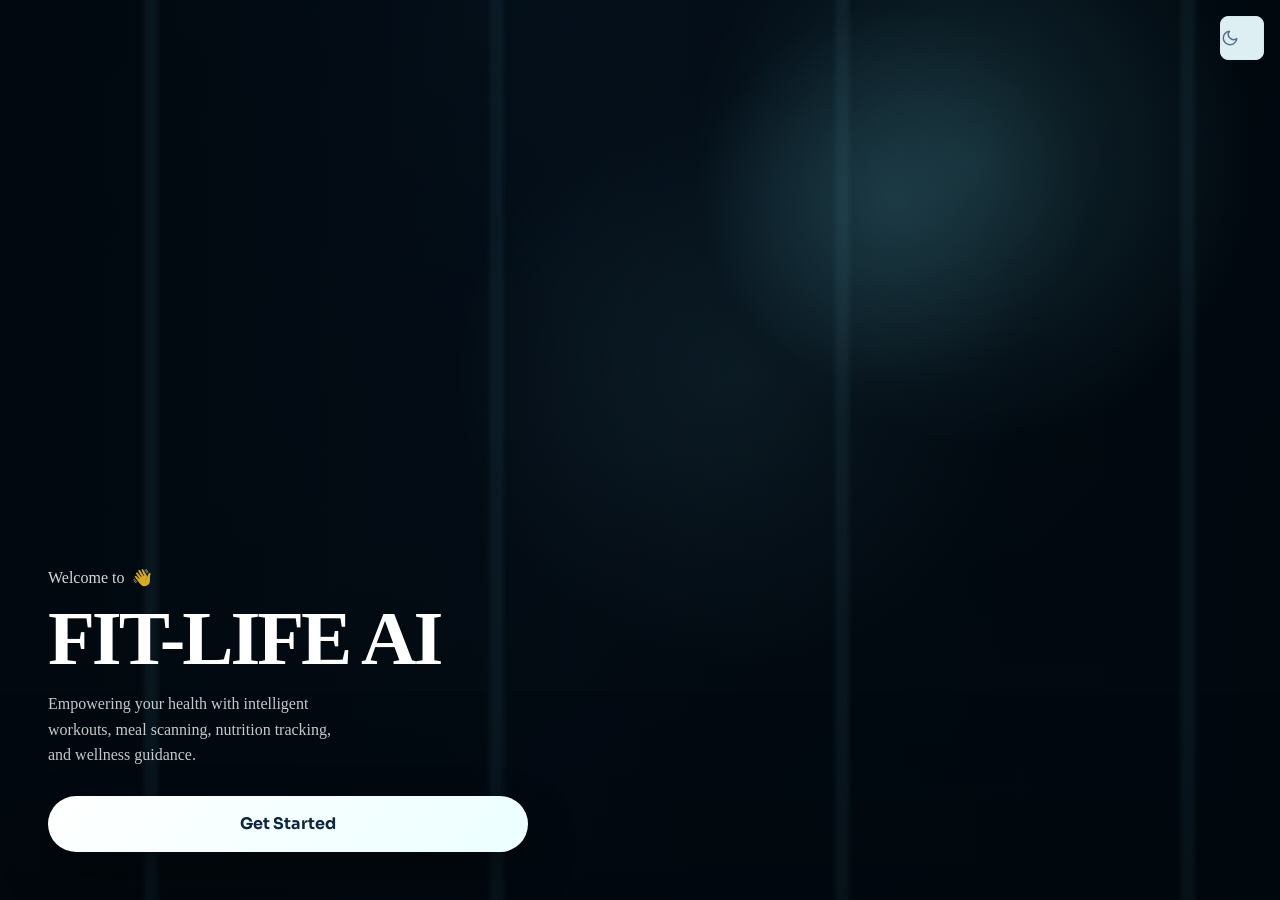
<file: index.html>
<!DOCTYPE html>
<html lang="en">
<head>
  <meta charset="UTF-8">
  <meta name="viewport" content="width=device-width, initial-scale=1.0">
  <meta name="description" content="FIT-LIFE AI - a mobile-first fitness companion with smart workouts, meal tracking, and personalized wellness guidance.">
  <title>FIT-LIFE AI</title>

  <link rel="stylesheet" href="css/main.css">
  <link rel="stylesheet" href="css/components.css">
  <link rel="stylesheet" href="css/forms.css">
  <link rel="stylesheet" href="css/auth.css">
  <link rel="stylesheet" href="css/onboarding.css">
  <link rel="stylesheet" href="css/animations.css">
  <link rel="stylesheet" href="css/dark-mode.css">
</head>
<body class="welcome-page">
  <div class="auth-sheet-backdrop" id="auth-sheet-backdrop"></div>

  <main class="welcome-shell" id="welcome-shell">
    <div class="auth-theme-toggle">
      <button id="theme-toggle" class="btn-icon" data-tooltip="Dark Mode" aria-label="Toggle theme">
        <svg width="18" height="18" viewBox="0 0 24 24" fill="none" stroke="currentColor" stroke-width="2" stroke-linecap="round" stroke-linejoin="round"><path d="M21 12.79A9 9 0 1 1 11.21 3 7 7 0 0 0 21 12.79z"/></svg>
      </button>
    </div>

    <section class="welcome-hero" aria-label="Welcome to FIT-LIFE AI">
      <div class="welcome-copy animate-fade-in-up">
        <div class="welcome-kicker">
          <span>Welcome to</span>
          <span aria-hidden="true">👋</span>
        </div>
        <h1 class="welcome-title">FIT-LIFE AI</h1>
        <p class="welcome-subtitle">Empowering your health with intelligent workouts, meal scanning, nutrition tracking, and wellness guidance.</p>
        <button type="button" id="open-login" class="btn welcome-cta">Get Started</button>
        <button type="button" id="welcome-logout" class="btn welcome-secondary-cta onboarding-hidden">Log Out</button>
      </div>
    </section>

    <section class="auth-entry-sheet" id="auth-entry-sheet" aria-label="Login">
      <div class="auth-entry-card">
        <div class="auth-entry-inner">
          <div class="auth-entry-handle"></div>
          <div class="auth-sheet-logo">
            <div class="auth-logo-icon" aria-hidden="true"></div>
            <span class="auth-logo-text">FIT-LIFE AI</span>
          </div>

          <div class="auth-entry-header">
            <div>
              <h2 class="auth-entry-title">Welcome Back</h2>
              <p class="auth-entry-subtitle">Sign in to continue your workouts, nutrition tracking, and progress.</p>
            </div>
            <button type="button" id="close-login" class="auth-sheet-close" aria-label="Close login">
              <svg width="18" height="18" viewBox="0 0 24 24" fill="none" stroke="currentColor" stroke-width="2" stroke-linecap="round" stroke-linejoin="round"><line x1="18" y1="6" x2="6" y2="18"/><line x1="6" y1="6" x2="18" y2="18"/></svg>
            </button>
          </div>

          <form id="login-form" class="auth-form auth-sheet-form" novalidate>
            <div class="form-group">
              <label class="form-label" for="login-email">Email Address</label>
              <div class="input-icon-wrap">
                <input type="email" id="login-email" class="form-input" placeholder="you@example.com" autocomplete="email" required>
                <span class="input-icon">
                  <svg width="18" height="18" viewBox="0 0 24 24" fill="none" stroke="currentColor" stroke-width="2" stroke-linecap="round" stroke-linejoin="round"><rect x="2" y="4" width="20" height="16" rx="2"/><path d="m22 7-8.97 5.7a1.94 1.94 0 0 1-2.06 0L2 7"/></svg>
                </span>
              </div>
              <span id="login-email-error" class="form-error"></span>
            </div>

            <div class="form-group">
              <label class="form-label" for="login-password">Password</label>
              <div class="input-icon-wrap input-toggle-wrap">
                <input type="password" id="login-password" class="form-input" placeholder="Enter your password" autocomplete="current-password" required style="padding-left: 44px;">
                <span class="input-icon">
                  <svg width="18" height="18" viewBox="0 0 24 24" fill="none" stroke="currentColor" stroke-width="2" stroke-linecap="round" stroke-linejoin="round"><rect x="3" y="11" width="18" height="11" rx="2" ry="2"/><path d="M7 11V7a5 5 0 0 1 10 0v4"/></svg>
                </span>
                <button type="button" id="toggle-login-password" class="password-toggle" aria-label="Toggle password visibility">
                  <svg width="18" height="18" viewBox="0 0 24 24" fill="none" stroke="currentColor" stroke-width="2" stroke-linecap="round" stroke-linejoin="round"><path d="M1 12s4-8 11-8 11 8 11 8-4 8-11 8-11-8-11-8z"/><circle cx="12" cy="12" r="3"/></svg>
                </button>
              </div>
              <span id="login-password-error" class="form-error"></span>
            </div>

            <div class="auth-options">
              <label class="checkbox-wrap" for="remember-me">
                <input type="checkbox" id="remember-me">
                <span class="checkmark"></span>
                <span style="font-size: 0.85rem; color: rgba(255,255,255,0.72);">Remember me</span>
              </label>
            </div>

            <button type="submit" id="login-btn" class="btn btn-primary auth-submit">Sign In</button>

            <div id="login-error-msg" class="form-error text-center" style="margin-bottom: 16px;"></div>
          </form>

          <div class="auth-footer">
            Don't have an account? <a class="auth-sheet-link" href="register.html">Create one</a>
          </div>
        </div>
      </div>
    </section>
  </main>

  <script src="js/config.js"></script>
  <script src="js/utils.js"></script>
  <script src="js/toast.js"></script>
  <script src="js/api.js"></script>
  <script src="js/dark-mode.js"></script>
  <script src="js/auth.js"></script>
</body>
</html>
</file>
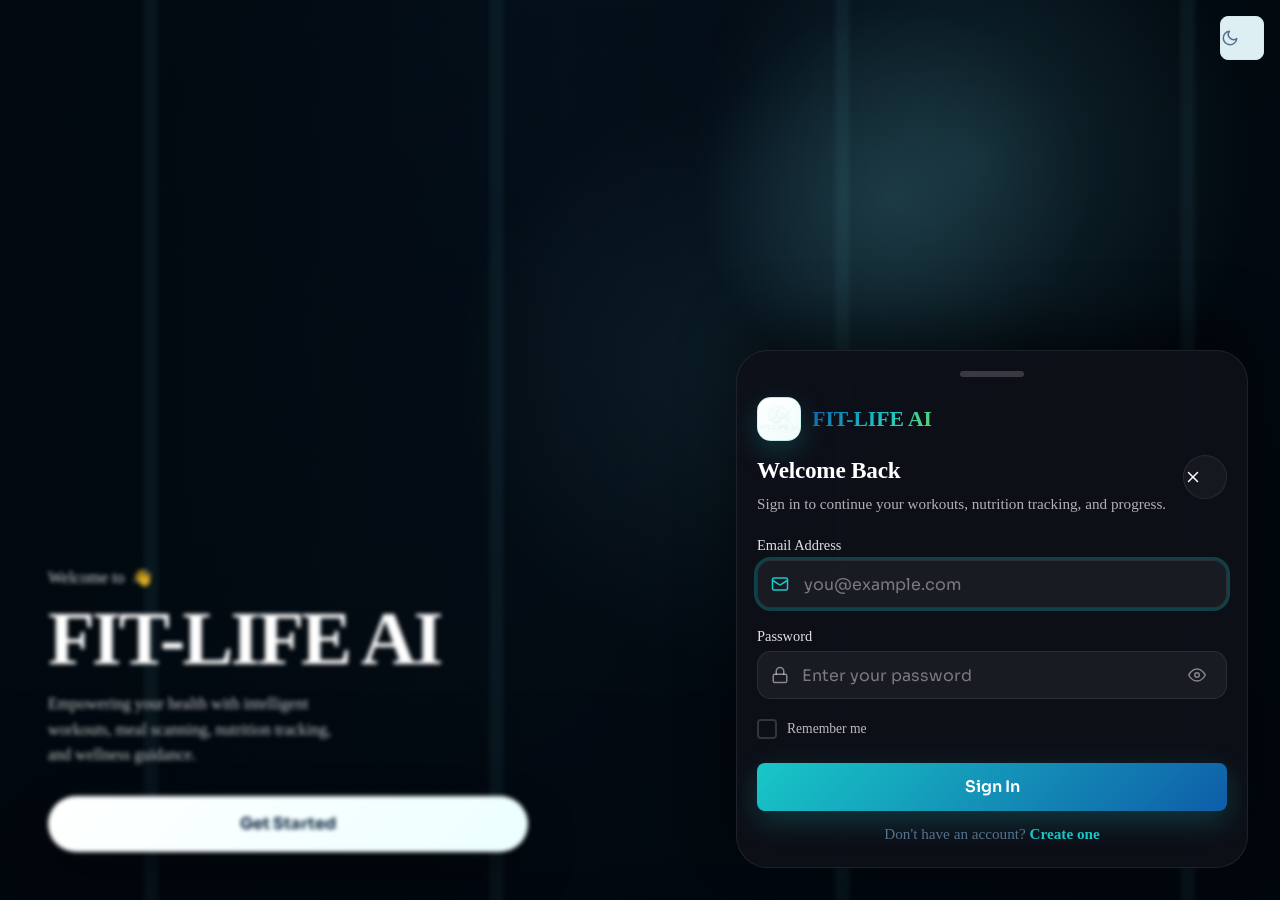
<file: ai-planner.html>
<!DOCTYPE html>
<html lang="en">
<head>
  <meta charset="UTF-8">
  <meta name="viewport" content="width=device-width, initial-scale=1.0">
  <meta name="description" content="FitLife AI Diet Planner — Chat with our AI for personalized diet advice with voice support.">
  <title>AI Planner — FitLife</title>

  <link rel="stylesheet" href="css/main.css">
  <link rel="stylesheet" href="css/components.css">
  <link rel="stylesheet" href="css/forms.css">
  <link rel="stylesheet" href="css/dashboard.css">
  <link rel="stylesheet" href="css/animations.css">
  <link rel="stylesheet" href="css/dark-mode.css">
</head>
<body>
  <div id="sidebar-overlay" class="sidebar-overlay"></div>

  <aside id="sidebar" class="sidebar">
    <a href="dashboard.html" class="sidebar-logo"><div class="sidebar-logo-icon" aria-hidden="true"></div><span class="sidebar-logo-text">FitLife</span></a>
    <nav class="sidebar-nav">
      <span class="nav-section">Main</span>
      <a href="dashboard.html" class="nav-link"><svg width="20" height="20" viewBox="0 0 24 24" fill="none" stroke="currentColor" stroke-width="2" stroke-linecap="round" stroke-linejoin="round"><rect x="3" y="3" width="7" height="7"/><rect x="14" y="3" width="7" height="7"/><rect x="14" y="14" width="7" height="7"/><rect x="3" y="14" width="7" height="7"/></svg><span class="nav-label">Dashboard</span></a>
      <a href="profile.html" class="nav-link"><svg width="20" height="20" viewBox="0 0 24 24" fill="none" stroke="currentColor" stroke-width="2" stroke-linecap="round" stroke-linejoin="round"><path d="M20 21v-2a4 4 0 0 0-4-4H8a4 4 0 0 0-4 4v2"/><circle cx="12" cy="7" r="4"/></svg><span class="nav-label">Health Profile</span></a>
      <span class="nav-section">Tracking</span>
      <a href="tracker.html" class="nav-link"><svg width="20" height="20" viewBox="0 0 24 24" fill="none" stroke="currentColor" stroke-width="2" stroke-linecap="round" stroke-linejoin="round"><path d="M12 20V10"/><path d="M18 20V4"/><path d="M6 20v-4"/></svg><span class="nav-label">Activity Tracker</span></a>
      <a href="food-scanner.html" class="nav-link"><svg width="20" height="20" viewBox="0 0 24 24" fill="none" stroke="currentColor" stroke-width="2" stroke-linecap="round" stroke-linejoin="round"><circle cx="11" cy="11" r="8"/><path d="m21 21-4.35-4.35"/></svg><span class="nav-label">Food Scanner</span></a>
      <a href="workout.html" class="nav-link"><svg width="20" height="20" viewBox="0 0 24 24" fill="none" stroke="currentColor" stroke-width="2" stroke-linecap="round" stroke-linejoin="round"><path d="M14.4 14.4 9.6 9.6"/><path d="M18.657 21.485a2 2 0 1 1-2.829-2.828l-1.767-1.768a2 2 0 1 1-2.829-2.829l-1.767-1.767a2 2 0 1 1-2.829-2.829L4.869 7.697a2 2 0 1 1 2.828-2.829l1.768 1.768a2 2 0 1 1 2.828 2.829l1.768 1.767a2 2 0 1 1 2.828 2.829l1.768 1.767a2 2 0 0 1 0 2.828z"/></svg><span class="nav-label">Workout</span></a>
      <span class="nav-section">Intelligence</span>
      <a href="recommendations.html" class="nav-link"><svg width="20" height="20" viewBox="0 0 24 24" fill="none" stroke="currentColor" stroke-width="2" stroke-linecap="round" stroke-linejoin="round"><polygon points="12 2 15.09 8.26 22 9.27 17 14.14 18.18 21.02 12 17.77 5.82 21.02 7 14.14 2 9.27 8.91 8.26 12 2"/></svg><span class="nav-label">Recommendations</span></a>
      <a href="ai-planner.html" class="nav-link active"><svg width="20" height="20" viewBox="0 0 24 24" fill="none" stroke="currentColor" stroke-width="2" stroke-linecap="round" stroke-linejoin="round"><path d="M12 8V4H8"/><rect x="8" y="2" width="8" height="4" rx="1" ry="1"/><path d="M16 4v4"/><path d="M6 10v10a2 2 0 0 0 2 2h8a2 2 0 0 0 2-2V10"/><path d="M4 10h16"/><path d="M10 14h4"/><path d="M10 18h4"/></svg><span class="nav-label">AI Planner</span></a>
      <a href="progress.html" class="nav-link"><svg width="20" height="20" viewBox="0 0 24 24" fill="none" stroke="currentColor" stroke-width="2" stroke-linecap="round" stroke-linejoin="round"><line x1="12" y1="20" x2="12" y2="10"/><line x1="18" y1="20" x2="18" y2="4"/><line x1="6" y1="20" x2="6" y2="16"/></svg><span class="nav-label">Progress</span></a>
      <span class="nav-section">Connect</span>
      <a href="trainers.html" class="nav-link"><svg width="20" height="20" viewBox="0 0 24 24" fill="none" stroke="currentColor" stroke-width="2" stroke-linecap="round" stroke-linejoin="round"><path d="M16 21v-2a4 4 0 0 0-4-4H6a4 4 0 0 0-4 4v2"/><circle cx="9" cy="7" r="4"/><path d="M22 21v-2a4 4 0 0 0-3-3.87"/><path d="M16 3.13a4 4 0 0 1 0 7.75"/></svg><span class="nav-label">Trainers</span></a>
      <a href="doctors.html" class="nav-link"><svg width="20" height="20" viewBox="0 0 24 24" fill="none" stroke="currentColor" stroke-width="2" stroke-linecap="round" stroke-linejoin="round"><path d="M22 12h-4l-3 9L9 3l-3 9H2"/></svg><span class="nav-label">Doctors</span></a>
      <a href="reminders.html" class="nav-link"><svg width="20" height="20" viewBox="0 0 24 24" fill="none" stroke="currentColor" stroke-width="2" stroke-linecap="round" stroke-linejoin="round"><path d="M6 8a6 6 0 0 1 12 0c0 7 3 9 3 9H3s3-2 3-9"/><path d="M10.3 21a1.94 1.94 0 0 0 3.4 0"/></svg><span class="nav-label">Reminders</span></a>
    </nav>
    <div class="sidebar-user" id="sidebar-user">
      <div class="avatar" id="user-avatar">U</div>
      <div class="sidebar-user-info"><div class="sidebar-user-name" id="user-name">User</div><div class="sidebar-user-email" id="user-email">user@email.com</div></div>
      <button id="logout-btn" class="sidebar-logout" data-tooltip="Logout" aria-label="Logout"><svg width="18" height="18" viewBox="0 0 24 24" fill="none" stroke="currentColor" stroke-width="2" stroke-linecap="round" stroke-linejoin="round"><path d="M9 21H5a2 2 0 0 1-2-2V5a2 2 0 0 1 2-2h4"/><polyline points="16 17 21 12 16 7"/><line x1="21" y1="12" x2="9" y2="12"/></svg></button>
    </div>
  </aside>

  <div class="main-wrap">
    <header class="topbar">
      <div class="topbar-left">
        <button id="hamburger" class="hamburger" aria-label="Toggle menu"><svg width="22" height="22" viewBox="0 0 24 24" fill="none" stroke="currentColor" stroke-width="2" stroke-linecap="round" stroke-linejoin="round"><line x1="3" y1="12" x2="21" y2="12"/><line x1="3" y1="6" x2="21" y2="6"/><line x1="3" y1="18" x2="21" y2="18"/></svg></button>
        <h2 class="topbar-title">🤖 AI Diet Planner</h2>
      </div>
      <div class="topbar-right ai-planner-topbar-right">
        <label class="checkbox-wrap ai-voice-toggle">
          <input type="checkbox" id="voice-output-toggle">
          <span class="checkmark"></span>
          🔊 Voice Output
        </label>
        <button id="theme-toggle" class="btn-icon" data-tooltip="Dark Mode" aria-label="Toggle theme"><svg width="18" height="18" viewBox="0 0 24 24" fill="none" stroke="currentColor" stroke-width="2" stroke-linecap="round" stroke-linejoin="round"><path d="M21 12.79A9 9 0 1 1 11.21 3 7 7 0 0 0 21 12.79z"/></svg></button>
      </div>
    </header>

    <main class="page-content ai-planner-page">
      <!-- Chat Messages -->
      <div class="chat-container" id="chat-container">
        <!-- Welcome Message -->
        <div class="chat-bubble chat-ai animate-fade-in-up">
          <div class="chat-avatar">🤖</div>
          <div class="chat-content">
            <div class="chat-text">
              Hi! I'm your AI Diet Planner. Ask me anything about nutrition, meal plans, or healthy eating. I can help you create personalized diet plans based on your health profile! 🥗
            </div>
            <div class="chat-time">Just now</div>
          </div>
        </div>
      </div>

      <!-- Typing Indicator -->
      <div class="chat-bubble chat-ai" id="typing-indicator" style="display: none;">
        <div class="chat-avatar">🤖</div>
        <div class="chat-content">
          <div class="typing-dots">
            <span></span><span></span><span></span>
          </div>
        </div>
      </div>

      <!-- Input Area -->
      <div class="chat-input-area">
        <div class="card chat-composer-card">
          <div class="card-body chat-composer-body">
            <button id="mic-btn" class="btn-icon chat-composer-icon" aria-label="Voice input" data-tooltip="Voice Input">
              <svg width="18" height="18" viewBox="0 0 24 24" fill="none" stroke="currentColor" stroke-width="2" stroke-linecap="round" stroke-linejoin="round"><path d="M12 2a3 3 0 0 0-3 3v7a3 3 0 0 0 6 0V5a3 3 0 0 0-3-3Z"/><path d="M19 10v2a7 7 0 0 1-14 0v-2"/><line x1="12" y1="19" x2="12" y2="22"/></svg>
            </button>
            <input type="text" id="chat-input" class="form-input chat-input-field" placeholder="Ask about diet plans, nutrition, or healthy meals...">
            <button id="send-btn" class="btn btn-primary btn-sm chat-send-btn">
              <svg width="16" height="16" viewBox="0 0 24 24" fill="none" stroke="currentColor" stroke-width="2" stroke-linecap="round" stroke-linejoin="round"><line x1="22" y1="2" x2="11" y2="13"/><polygon points="22 2 15 22 11 13 2 9 22 2"/></svg>
              Send
            </button>
          </div>
        </div>
      </div>
    </main>
  </div>

  <script src="js/config.js"></script>
  <script src="js/auth-guard.js"></script>
  <script src="js/utils.js"></script>
  <script src="js/toast.js"></script>
  <script src="js/api.js"></script>
  <script src="js/dark-mode.js"></script>
  <script src="js/sidebar.js"></script>
  <script src="js/ai-planner.js"></script>
</body>
</html>
</file>
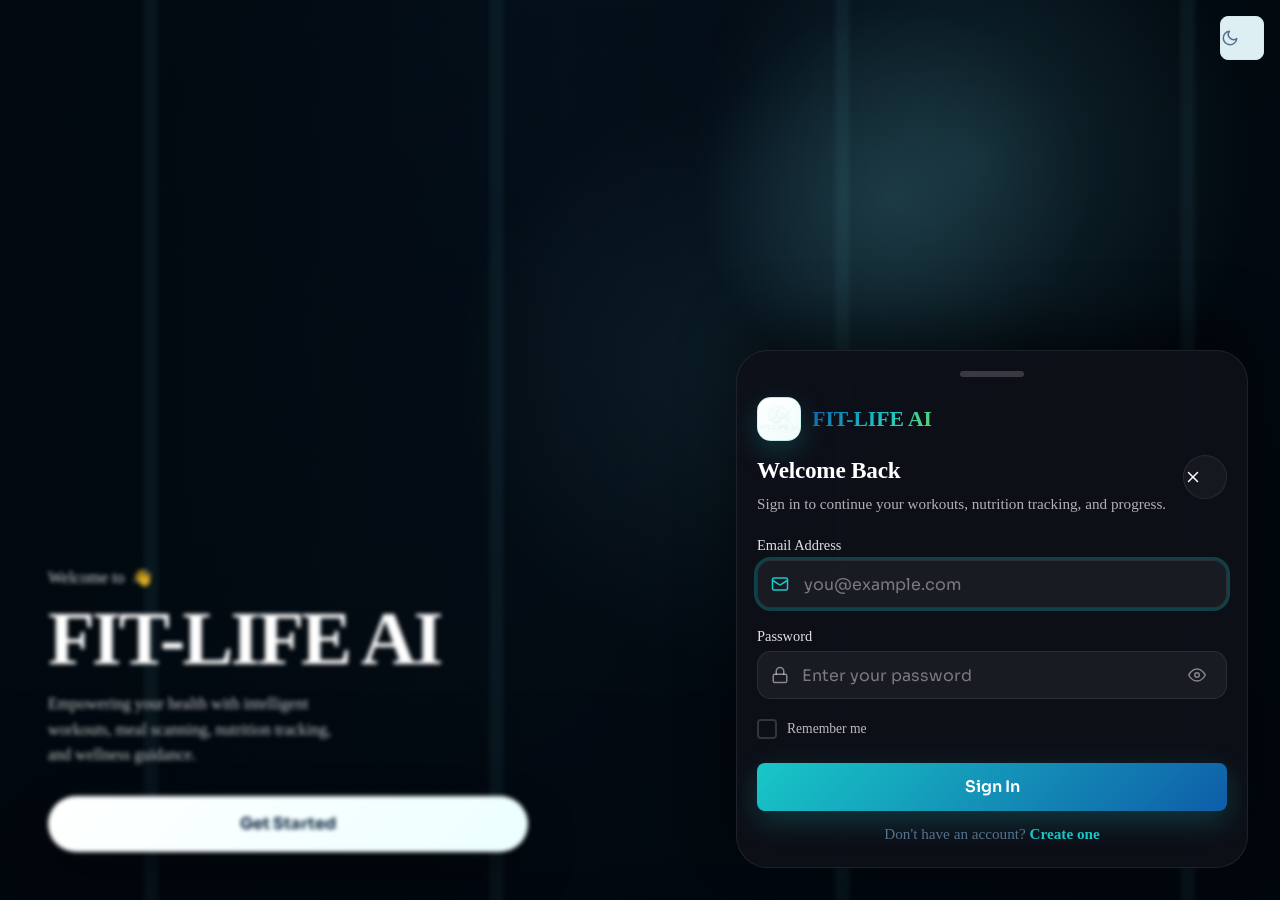
<file: doctors.html>
<!DOCTYPE html>
<html lang="en">
<head>
  <meta charset="UTF-8">
  <meta name="viewport" content="width=device-width, initial-scale=1.0">
  <meta name="description" content="FitLife Doctors — Find doctors and healthcare specialists by specialization.">
  <title>Doctors — FitLife</title>

  <link rel="stylesheet" href="css/main.css">
  <link rel="stylesheet" href="css/components.css">
  <link rel="stylesheet" href="css/forms.css">
  <link rel="stylesheet" href="css/dashboard.css">
  <link rel="stylesheet" href="css/animations.css">
  <link rel="stylesheet" href="css/dark-mode.css">
</head>
<body>
  <div id="sidebar-overlay" class="sidebar-overlay"></div>

  <aside id="sidebar" class="sidebar">
    <a href="dashboard.html" class="sidebar-logo"><div class="sidebar-logo-icon" aria-hidden="true"></div><span class="sidebar-logo-text">FitLife</span></a>
    <nav class="sidebar-nav">
      <span class="nav-section">Main</span>
      <a href="dashboard.html" class="nav-link"><svg width="20" height="20" viewBox="0 0 24 24" fill="none" stroke="currentColor" stroke-width="2" stroke-linecap="round" stroke-linejoin="round"><rect x="3" y="3" width="7" height="7"/><rect x="14" y="3" width="7" height="7"/><rect x="14" y="14" width="7" height="7"/><rect x="3" y="14" width="7" height="7"/></svg><span class="nav-label">Dashboard</span></a>
      <a href="profile.html" class="nav-link"><svg width="20" height="20" viewBox="0 0 24 24" fill="none" stroke="currentColor" stroke-width="2" stroke-linecap="round" stroke-linejoin="round"><path d="M20 21v-2a4 4 0 0 0-4-4H8a4 4 0 0 0-4 4v2"/><circle cx="12" cy="7" r="4"/></svg><span class="nav-label">Health Profile</span></a>
      <span class="nav-section">Tracking</span>
      <a href="tracker.html" class="nav-link"><svg width="20" height="20" viewBox="0 0 24 24" fill="none" stroke="currentColor" stroke-width="2" stroke-linecap="round" stroke-linejoin="round"><path d="M12 20V10"/><path d="M18 20V4"/><path d="M6 20v-4"/></svg><span class="nav-label">Activity Tracker</span></a>
      <a href="food-scanner.html" class="nav-link"><svg width="20" height="20" viewBox="0 0 24 24" fill="none" stroke="currentColor" stroke-width="2" stroke-linecap="round" stroke-linejoin="round"><circle cx="11" cy="11" r="8"/><path d="m21 21-4.35-4.35"/></svg><span class="nav-label">Food Scanner</span></a>
      <a href="workout.html" class="nav-link"><svg width="20" height="20" viewBox="0 0 24 24" fill="none" stroke="currentColor" stroke-width="2" stroke-linecap="round" stroke-linejoin="round"><path d="M14.4 14.4 9.6 9.6"/><path d="M18.657 21.485a2 2 0 1 1-2.829-2.828l-1.767-1.768a2 2 0 1 1-2.829-2.829l-1.767-1.767a2 2 0 1 1-2.829-2.829L4.869 7.697a2 2 0 1 1 2.828-2.829l1.768 1.768a2 2 0 1 1 2.828 2.829l1.768 1.767a2 2 0 1 1 2.828 2.829l1.768 1.767a2 2 0 0 1 0 2.828z"/></svg><span class="nav-label">Workout</span></a>
      <span class="nav-section">Intelligence</span>
      <a href="recommendations.html" class="nav-link"><svg width="20" height="20" viewBox="0 0 24 24" fill="none" stroke="currentColor" stroke-width="2" stroke-linecap="round" stroke-linejoin="round"><polygon points="12 2 15.09 8.26 22 9.27 17 14.14 18.18 21.02 12 17.77 5.82 21.02 7 14.14 2 9.27 8.91 8.26 12 2"/></svg><span class="nav-label">Recommendations</span></a>
      <a href="ai-planner.html" class="nav-link"><svg width="20" height="20" viewBox="0 0 24 24" fill="none" stroke="currentColor" stroke-width="2" stroke-linecap="round" stroke-linejoin="round"><path d="M12 8V4H8"/><rect x="8" y="2" width="8" height="4" rx="1" ry="1"/><path d="M16 4v4"/><path d="M6 10v10a2 2 0 0 0 2 2h8a2 2 0 0 0 2-2V10"/><path d="M4 10h16"/><path d="M10 14h4"/><path d="M10 18h4"/></svg><span class="nav-label">AI Planner</span></a>
      <a href="progress.html" class="nav-link"><svg width="20" height="20" viewBox="0 0 24 24" fill="none" stroke="currentColor" stroke-width="2" stroke-linecap="round" stroke-linejoin="round"><line x1="12" y1="20" x2="12" y2="10"/><line x1="18" y1="20" x2="18" y2="4"/><line x1="6" y1="20" x2="6" y2="16"/></svg><span class="nav-label">Progress</span></a>
      <span class="nav-section">Connect</span>
      <a href="trainers.html" class="nav-link"><svg width="20" height="20" viewBox="0 0 24 24" fill="none" stroke="currentColor" stroke-width="2" stroke-linecap="round" stroke-linejoin="round"><path d="M16 21v-2a4 4 0 0 0-4-4H6a4 4 0 0 0-4 4v2"/><circle cx="9" cy="7" r="4"/><path d="M22 21v-2a4 4 0 0 0-3-3.87"/><path d="M16 3.13a4 4 0 0 1 0 7.75"/></svg><span class="nav-label">Trainers</span></a>
      <a href="doctors.html" class="nav-link active"><svg width="20" height="20" viewBox="0 0 24 24" fill="none" stroke="currentColor" stroke-width="2" stroke-linecap="round" stroke-linejoin="round"><path d="M22 12h-4l-3 9L9 3l-3 9H2"/></svg><span class="nav-label">Doctors</span></a>
      <a href="reminders.html" class="nav-link"><svg width="20" height="20" viewBox="0 0 24 24" fill="none" stroke="currentColor" stroke-width="2" stroke-linecap="round" stroke-linejoin="round"><path d="M6 8a6 6 0 0 1 12 0c0 7 3 9 3 9H3s3-2 3-9"/><path d="M10.3 21a1.94 1.94 0 0 0 3.4 0"/></svg><span class="nav-label">Reminders</span></a>
    </nav>
    <div class="sidebar-user" id="sidebar-user">
      <div class="avatar" id="user-avatar">U</div>
      <div class="sidebar-user-info"><div class="sidebar-user-name" id="user-name">User</div><div class="sidebar-user-email" id="user-email">user@email.com</div></div>
      <button id="logout-btn" class="sidebar-logout" data-tooltip="Logout" aria-label="Logout"><svg width="18" height="18" viewBox="0 0 24 24" fill="none" stroke="currentColor" stroke-width="2" stroke-linecap="round" stroke-linejoin="round"><path d="M9 21H5a2 2 0 0 1-2-2V5a2 2 0 0 1 2-2h4"/><polyline points="16 17 21 12 16 7"/><line x1="21" y1="12" x2="9" y2="12"/></svg></button>
    </div>
  </aside>

  <div class="main-wrap">
    <header class="topbar">
      <div class="topbar-left">
        <button id="hamburger" class="hamburger" aria-label="Toggle menu"><svg width="22" height="22" viewBox="0 0 24 24" fill="none" stroke="currentColor" stroke-width="2" stroke-linecap="round" stroke-linejoin="round"><line x1="3" y1="12" x2="21" y2="12"/><line x1="3" y1="6" x2="21" y2="6"/><line x1="3" y1="18" x2="21" y2="18"/></svg></button>
        <h2 class="topbar-title">Find Doctors</h2>
      </div>
      <div class="topbar-right">
        <button id="theme-toggle" class="btn-icon" data-tooltip="Dark Mode" aria-label="Toggle theme"><svg width="18" height="18" viewBox="0 0 24 24" fill="none" stroke="currentColor" stroke-width="2" stroke-linecap="round" stroke-linejoin="round"><path d="M21 12.79A9 9 0 1 1 11.21 3 7 7 0 0 0 21 12.79z"/></svg></button>
      </div>
    </header>

    <main class="page-content">
      <!-- Specialization Filter -->
      <div class="tab-bar mb-3 animate-fade-in-up" id="spec-tabs">
        <button class="tab-btn active" data-spec="">All</button>
        <button class="tab-btn" data-spec="General Physician">🩺 General</button>
        <button class="tab-btn" data-spec="Nutritionist">🥗 Nutritionist</button>
        <button class="tab-btn" data-spec="Orthopedic">🦴 Orthopedic</button>
        <button class="tab-btn" data-spec="Cardiologist">❤️ Cardiologist</button>
        <button class="tab-btn" data-spec="Endocrinologist">⚗️ Endocrinologist</button>
      </div>

      <!-- Results -->
      <div id="doctors-container">
        <div class="empty-state" style="padding: 60px 24px;">
          <div class="spinner"></div>
          <p class="text-muted mt-2">Loading doctors...</p>
        </div>
      </div>
    </main>
  </div>

  <script src="js/config.js"></script>
  <script src="js/auth-guard.js"></script>
  <script src="js/utils.js"></script>
  <script src="js/toast.js"></script>
  <script src="js/api.js"></script>
  <script src="js/dark-mode.js"></script>
  <script src="js/sidebar.js"></script>
  <script src="js/doctors.js"></script>
</body>
</html>
</file>
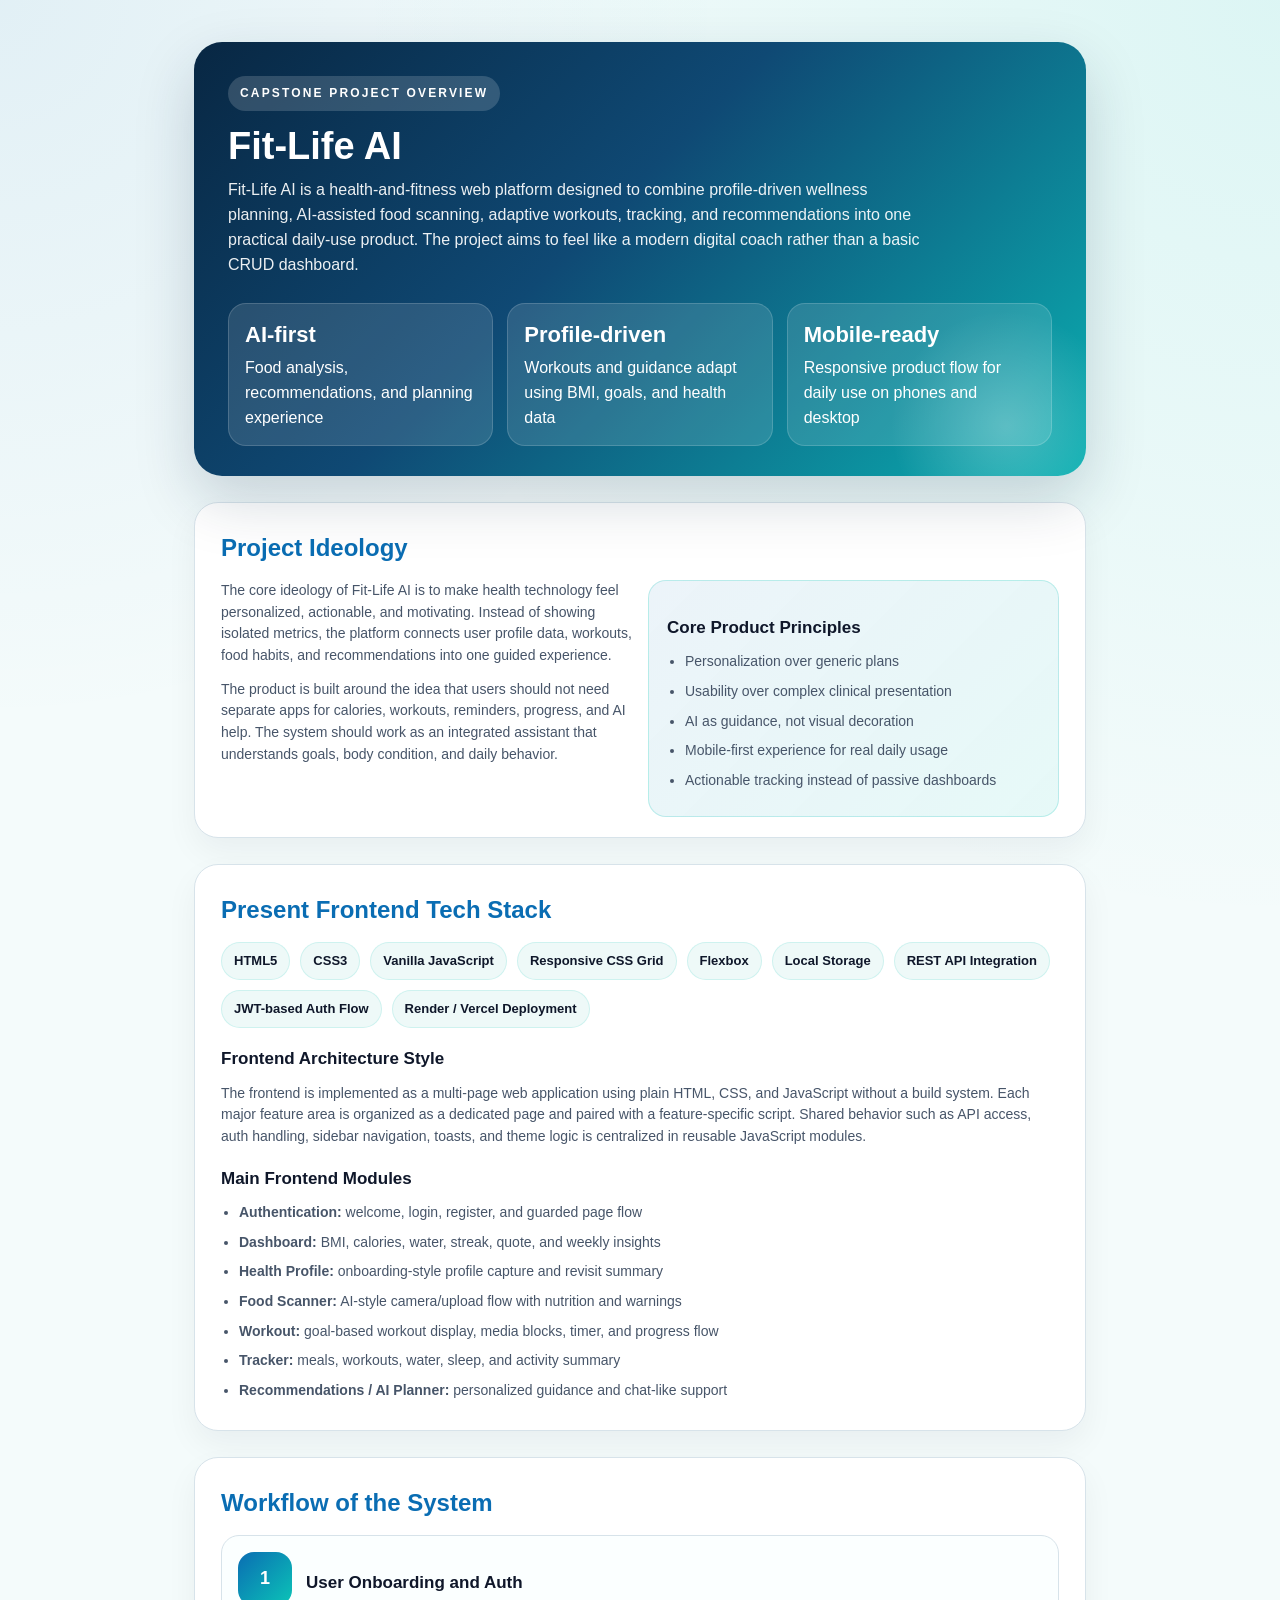
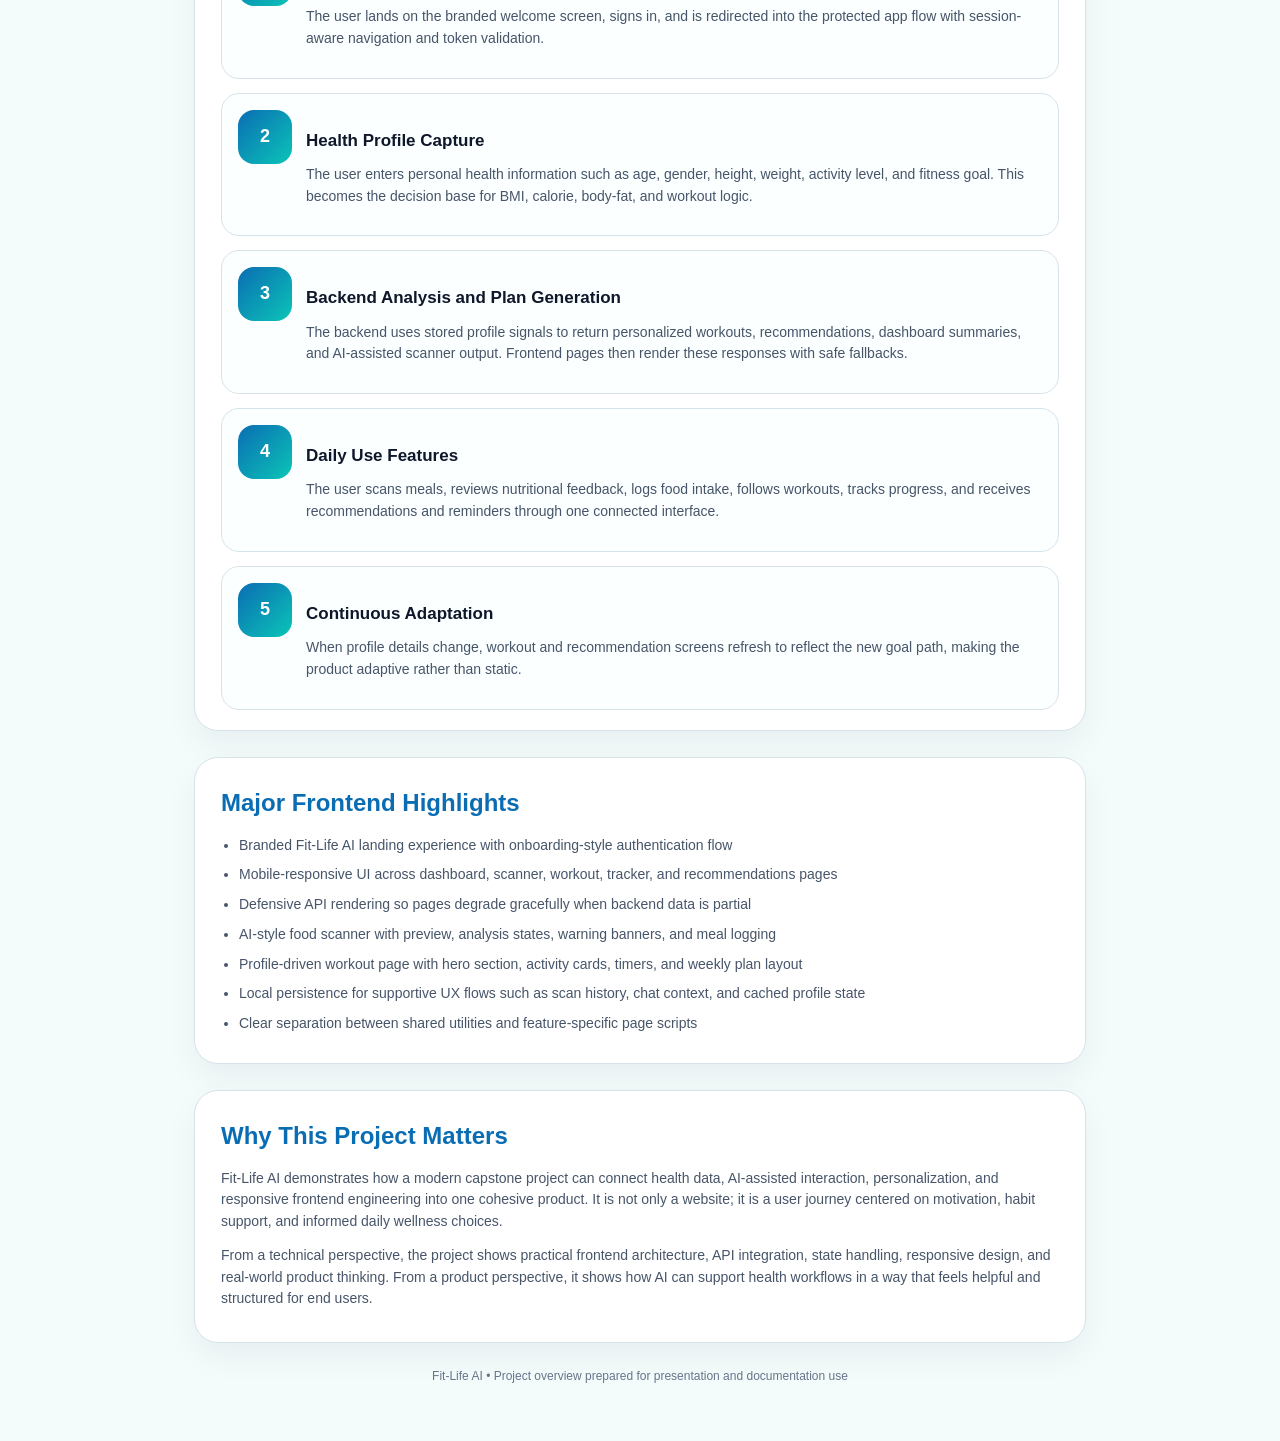
<file: FITLIFE_PROJECT_OVERVIEW.html>
<!DOCTYPE html>
<html lang="en">
<head>
  <meta charset="UTF-8">
  <meta name="viewport" content="width=device-width, initial-scale=1.0">
  <title>Fit-Life AI Project Overview</title>
  <style>
    :root {
      --bg: #f4fbfb;
      --surface: #ffffff;
      --ink: #0f172a;
      --muted: #475569;
      --line: #d7e3ea;
      --brand: #0a6db3;
      --brand-2: #0bc5b7;
      --brand-3: #35d06f;
      --soft: #eef9f8;
    }

    * {
      box-sizing: border-box;
    }

    body {
      margin: 0;
      font-family: "Segoe UI", Arial, sans-serif;
      color: var(--ink);
      background:
        radial-gradient(circle at top right, rgba(11, 197, 183, 0.10), transparent 28%),
        radial-gradient(circle at top left, rgba(10, 109, 179, 0.08), transparent 22%),
        var(--bg);
      line-height: 1.55;
    }

    .page {
      width: 100%;
      max-width: 960px;
      margin: 0 auto;
      padding: 42px 34px 56px;
    }

    .hero {
      background: linear-gradient(135deg, #082743 0%, #0f4974 44%, #0bb0b2 100%);
      color: #fff;
      border-radius: 28px;
      padding: 34px 34px 30px;
      box-shadow: 0 24px 60px rgba(10, 41, 68, 0.18);
      position: relative;
      overflow: hidden;
    }

    .hero::after {
      content: "";
      position: absolute;
      inset: auto -40px -70px auto;
      width: 240px;
      height: 240px;
      border-radius: 50%;
      background: radial-gradient(circle, rgba(255,255,255,0.24), transparent 68%);
    }

    .eyebrow {
      display: inline-block;
      font-size: 12px;
      font-weight: 700;
      letter-spacing: 0.18em;
      text-transform: uppercase;
      padding: 8px 12px;
      border-radius: 999px;
      background: rgba(255,255,255,0.16);
      margin-bottom: 16px;
    }

    h1 {
      margin: 0 0 12px;
      font-size: 38px;
      line-height: 1.04;
    }

    .hero p {
      margin: 0;
      max-width: 700px;
      font-size: 16px;
      color: rgba(255,255,255,0.92);
    }

    .hero-grid {
      display: grid;
      grid-template-columns: repeat(3, minmax(0, 1fr));
      gap: 14px;
      margin-top: 26px;
    }

    .hero-stat {
      background: rgba(255,255,255,0.12);
      border: 1px solid rgba(255,255,255,0.16);
      border-radius: 18px;
      padding: 14px 16px;
    }

    .hero-stat strong {
      display: block;
      font-size: 22px;
      margin-bottom: 4px;
    }

    .section {
      margin-top: 26px;
      background: var(--surface);
      border: 1px solid var(--line);
      border-radius: 24px;
      padding: 26px 26px 20px;
      box-shadow: 0 14px 32px rgba(15, 23, 42, 0.05);
    }

    h2 {
      margin: 0 0 14px;
      font-size: 24px;
      color: var(--brand);
    }

    h3 {
      margin: 18px 0 10px;
      font-size: 17px;
      color: var(--ink);
    }

    p {
      margin: 0 0 12px;
      color: var(--muted);
      font-size: 14px;
    }

    .grid-2 {
      display: grid;
      grid-template-columns: repeat(2, minmax(0, 1fr));
      gap: 16px;
    }

    .pill-list,
    .point-list {
      margin: 10px 0 0;
      padding-left: 18px;
      color: var(--muted);
      font-size: 14px;
    }

    .pill-list li,
    .point-list li {
      margin-bottom: 8px;
    }

    .callout {
      padding: 16px 18px;
      border-radius: 18px;
      background: linear-gradient(135deg, rgba(10,109,179,0.08), rgba(11,197,183,0.10));
      border: 1px solid rgba(11, 197, 183, 0.22);
    }

    .stack {
      display: flex;
      flex-wrap: wrap;
      gap: 10px;
      margin-top: 12px;
    }

    .tag {
      padding: 8px 12px;
      border-radius: 999px;
      background: var(--soft);
      border: 1px solid rgba(11, 197, 183, 0.14);
      color: var(--ink);
      font-size: 13px;
      font-weight: 600;
    }

    .workflow {
      display: grid;
      gap: 14px;
      margin-top: 14px;
    }

    .workflow-step {
      display: grid;
      grid-template-columns: 54px 1fr;
      gap: 14px;
      align-items: start;
      padding: 16px;
      border: 1px solid var(--line);
      border-radius: 18px;
      background: #fbffff;
    }

    .workflow-step .num {
      width: 54px;
      height: 54px;
      border-radius: 16px;
      display: flex;
      align-items: center;
      justify-content: center;
      color: #fff;
      font-weight: 800;
      font-size: 18px;
      background: linear-gradient(135deg, var(--brand), var(--brand-2));
    }

    .footer {
      margin-top: 24px;
      text-align: center;
      color: #64748b;
      font-size: 12px;
    }

    @media print {
      body {
        background: #fff;
      }

      .page {
        max-width: none;
        padding: 18px;
      }

      .section,
      .hero,
      .workflow-step {
        break-inside: avoid;
      }
    }
  </style>
</head>
<body>
  <div class="page">
    <section class="hero">
      <div class="eyebrow">Capstone Project Overview</div>
      <h1>Fit-Life AI</h1>
      <p>
        Fit-Life AI is a health-and-fitness web platform designed to combine profile-driven wellness planning,
        AI-assisted food scanning, adaptive workouts, tracking, and recommendations into one practical daily-use product.
        The project aims to feel like a modern digital coach rather than a basic CRUD dashboard.
      </p>

      <div class="hero-grid">
        <div class="hero-stat">
          <strong>AI-first</strong>
          <span>Food analysis, recommendations, and planning experience</span>
        </div>
        <div class="hero-stat">
          <strong>Profile-driven</strong>
          <span>Workouts and guidance adapt using BMI, goals, and health data</span>
        </div>
        <div class="hero-stat">
          <strong>Mobile-ready</strong>
          <span>Responsive product flow for daily use on phones and desktop</span>
        </div>
      </div>
    </section>

    <section class="section">
      <h2>Project Ideology</h2>
      <div class="grid-2">
        <div>
          <p>
            The core ideology of Fit-Life AI is to make health technology feel personalized, actionable, and motivating.
            Instead of showing isolated metrics, the platform connects user profile data, workouts, food habits, and
            recommendations into one guided experience.
          </p>
          <p>
            The product is built around the idea that users should not need separate apps for calories, workouts,
            reminders, progress, and AI help. The system should work as an integrated assistant that understands goals,
            body condition, and daily behavior.
          </p>
        </div>
        <div class="callout">
          <h3>Core Product Principles</h3>
          <ul class="point-list">
            <li>Personalization over generic plans</li>
            <li>Usability over complex clinical presentation</li>
            <li>AI as guidance, not visual decoration</li>
            <li>Mobile-first experience for real daily usage</li>
            <li>Actionable tracking instead of passive dashboards</li>
          </ul>
        </div>
      </div>
    </section>

    <section class="section">
      <h2>Present Frontend Tech Stack</h2>
      <div class="stack">
        <span class="tag">HTML5</span>
        <span class="tag">CSS3</span>
        <span class="tag">Vanilla JavaScript</span>
        <span class="tag">Responsive CSS Grid</span>
        <span class="tag">Flexbox</span>
        <span class="tag">Local Storage</span>
        <span class="tag">REST API Integration</span>
        <span class="tag">JWT-based Auth Flow</span>
        <span class="tag">Render / Vercel Deployment</span>
      </div>

      <h3>Frontend Architecture Style</h3>
      <p>
        The frontend is implemented as a multi-page web application using plain HTML, CSS, and JavaScript without a build
        system. Each major feature area is organized as a dedicated page and paired with a feature-specific script.
        Shared behavior such as API access, auth handling, sidebar navigation, toasts, and theme logic is centralized in
        reusable JavaScript modules.
      </p>

      <h3>Main Frontend Modules</h3>
      <ul class="point-list">
        <li><strong>Authentication:</strong> welcome, login, register, and guarded page flow</li>
        <li><strong>Dashboard:</strong> BMI, calories, water, streak, quote, and weekly insights</li>
        <li><strong>Health Profile:</strong> onboarding-style profile capture and revisit summary</li>
        <li><strong>Food Scanner:</strong> AI-style camera/upload flow with nutrition and warnings</li>
        <li><strong>Workout:</strong> goal-based workout display, media blocks, timer, and progress flow</li>
        <li><strong>Tracker:</strong> meals, workouts, water, sleep, and activity summary</li>
        <li><strong>Recommendations / AI Planner:</strong> personalized guidance and chat-like support</li>
      </ul>
    </section>

    <section class="section">
      <h2>Workflow of the System</h2>
      <div class="workflow">
        <div class="workflow-step">
          <div class="num">1</div>
          <div>
            <h3>User Onboarding and Auth</h3>
            <p>
              The user lands on the branded welcome screen, signs in, and is redirected into the protected app flow with
              session-aware navigation and token validation.
            </p>
          </div>
        </div>
        <div class="workflow-step">
          <div class="num">2</div>
          <div>
            <h3>Health Profile Capture</h3>
            <p>
              The user enters personal health information such as age, gender, height, weight, activity level, and fitness
              goal. This becomes the decision base for BMI, calorie, body-fat, and workout logic.
            </p>
          </div>
        </div>
        <div class="workflow-step">
          <div class="num">3</div>
          <div>
            <h3>Backend Analysis and Plan Generation</h3>
            <p>
              The backend uses stored profile signals to return personalized workouts, recommendations, dashboard summaries,
              and AI-assisted scanner output. Frontend pages then render these responses with safe fallbacks.
            </p>
          </div>
        </div>
        <div class="workflow-step">
          <div class="num">4</div>
          <div>
            <h3>Daily Use Features</h3>
            <p>
              The user scans meals, reviews nutritional feedback, logs food intake, follows workouts, tracks progress, and
              receives recommendations and reminders through one connected interface.
            </p>
          </div>
        </div>
        <div class="workflow-step">
          <div class="num">5</div>
          <div>
            <h3>Continuous Adaptation</h3>
            <p>
              When profile details change, workout and recommendation screens refresh to reflect the new goal path,
              making the product adaptive rather than static.
            </p>
          </div>
        </div>
      </div>
    </section>

    <section class="section">
      <h2>Major Frontend Highlights</h2>
      <ul class="point-list">
        <li>Branded Fit-Life AI landing experience with onboarding-style authentication flow</li>
        <li>Mobile-responsive UI across dashboard, scanner, workout, tracker, and recommendations pages</li>
        <li>Defensive API rendering so pages degrade gracefully when backend data is partial</li>
        <li>AI-style food scanner with preview, analysis states, warning banners, and meal logging</li>
        <li>Profile-driven workout page with hero section, activity cards, timers, and weekly plan layout</li>
        <li>Local persistence for supportive UX flows such as scan history, chat context, and cached profile state</li>
        <li>Clear separation between shared utilities and feature-specific page scripts</li>
      </ul>
    </section>

    <section class="section">
      <h2>Why This Project Matters</h2>
      <p>
        Fit-Life AI demonstrates how a modern capstone project can connect health data, AI-assisted interaction,
        personalization, and responsive frontend engineering into one cohesive product. It is not only a website; it is a
        user journey centered on motivation, habit support, and informed daily wellness choices.
      </p>
      <p>
        From a technical perspective, the project shows practical frontend architecture, API integration, state handling,
        responsive design, and real-world product thinking. From a product perspective, it shows how AI can support health
        workflows in a way that feels helpful and structured for end users.
      </p>
    </section>

    <div class="footer">
      Fit-Life AI • Project overview prepared for presentation and documentation use
    </div>
  </div>
</body>
</html>
</file>
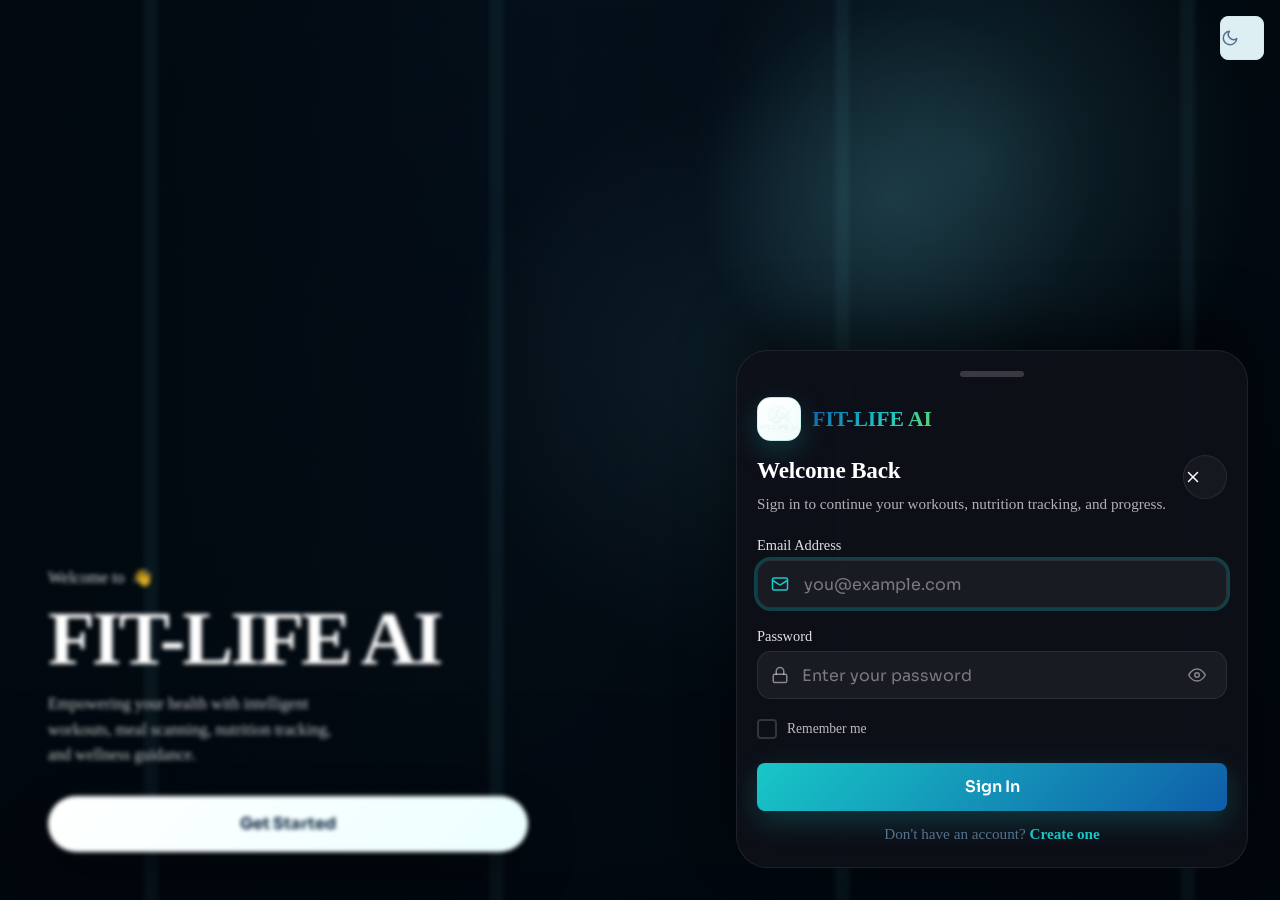
<file: food-scanner.html>
<!DOCTYPE html>
<html lang="en">
<head>
  <meta charset="UTF-8">
  <meta name="viewport" content="width=device-width, initial-scale=1.0">
  <meta name="description" content="FitLife Vision Scanner - Capture meals with your camera and review nutrition instantly.">
  <title>Food Scanner - FitLife</title>
  <link rel="stylesheet" href="css/main.css">
  <link rel="stylesheet" href="css/components.css">
  <link rel="stylesheet" href="css/forms.css">
  <link rel="stylesheet" href="css/dashboard.css">
  <link rel="stylesheet" href="css/animations.css">
  <link rel="stylesheet" href="css/dark-mode.css">
</head>
<body>
  <div id="sidebar-overlay" class="sidebar-overlay"></div>
  <aside id="sidebar" class="sidebar">
    <a href="dashboard.html" class="sidebar-logo">
      <div class="sidebar-logo-icon" aria-hidden="true"></div>
      <span class="sidebar-logo-text">FitLife</span>
    </a>
    <nav class="sidebar-nav">
      <span class="nav-section">Main</span>
      <a href="dashboard.html" class="nav-link"><span class="nav-label">Dashboard</span></a>
      <a href="profile.html" class="nav-link"><span class="nav-label">Health Profile</span></a>
      <span class="nav-section">Tracking</span>
      <a href="tracker.html" class="nav-link"><span class="nav-label">Activity Tracker</span></a>
      <a href="food-scanner.html" class="nav-link active"><span class="nav-label">Food Scanner</span></a>
      <a href="workout.html" class="nav-link"><span class="nav-label">Workout</span></a>
      <span class="nav-section">Intelligence</span>
      <a href="recommendations.html" class="nav-link"><span class="nav-label">Recommendations</span></a>
      <a href="ai-planner.html" class="nav-link"><span class="nav-label">AI Planner</span></a>
      <a href="progress.html" class="nav-link"><span class="nav-label">Progress</span></a>
      <span class="nav-section">Connect</span>
      <a href="trainers.html" class="nav-link"><span class="nav-label">Trainers</span></a>
      <a href="doctors.html" class="nav-link"><span class="nav-label">Doctors</span></a>
      <a href="reminders.html" class="nav-link"><span class="nav-label">Reminders</span></a>
    </nav>
    <div class="sidebar-user" id="sidebar-user">
      <div class="avatar" id="user-avatar">U</div>
      <div class="sidebar-user-info">
        <div class="sidebar-user-name" id="user-name">User</div>
        <div class="sidebar-user-email" id="user-email">user@email.com</div>
      </div>
      <button id="logout-btn" class="sidebar-logout" aria-label="Logout">Logout</button>
    </div>
  </aside>

  <div class="main-wrap">
    <header class="topbar">
      <div class="topbar-left">
        <button id="hamburger" class="hamburger" aria-label="Toggle menu">Menu</button>
        <h2 class="topbar-title">Food Scanner</h2>
      </div>
      <div class="topbar-right">
        <button id="theme-toggle" class="btn-icon" data-tooltip="Dark Mode" aria-label="Toggle theme">Theme</button>
      </div>
    </header>

    <main class="page-content page-shell">
      <section class="scanner-hero card card-glass mb-3">
        <div class="card-body scanner-hero-body">
          <div class="scanner-copy">
            <div class="scanner-chip">
              <span class="scanner-chip-dot"></span>
              <span>Vision Nutrition Active</span>
            </div>
            <h1 class="scanner-title">AI Meal Scanner</h1>
            <p class="scanner-subtitle">Open the camera, frame the meal, review the detected calories and macros, then save it to your meal log.</p>

            <div class="scanner-action-row">
              <button id="open-camera-btn" class="btn btn-primary scanner-cta">Scan with Camera</button>
              <button id="upload-photo-btn" class="btn btn-ghost scanner-cta">Upload Image</button>
              <input id="food-file-input" type="file" accept="image/*" class="hidden">
            </div>

            <div class="scanner-meta-grid">
              <div class="form-group">
                <label class="form-label" for="meal-time-select">Meal Time</label>
                <select id="meal-time-select" class="form-select">
                  <option value="breakfast">Breakfast</option>
                  <option value="lunch">Lunch</option>
                  <option value="snack">Snack</option>
                  <option value="dinner">Dinner</option>
                </select>
              </div>
              <div class="form-group">
                <label class="form-label" for="manual-food-hint">Optional Food Hint</label>
                <input id="manual-food-hint" type="text" class="form-input" placeholder="e.g. bread, milkybar, kitkat, layerz cake, lays">
                <p class="form-help scanner-hint-copy">Helpful for packaged foods, cakes, drinks, and unclear labels. Add the brand or package name when needed.</p>
              </div>
            </div>
          </div>

          <div class="scanner-stage" id="scanner-stage">
            <div id="scanner-idle" class="scanner-panel scanner-panel-active">
              <div class="scanner-background"></div>
              <div class="scanner-grid"></div>
              <div class="scanner-vignette"></div>
              <div class="scanner-ripple scanner-ripple-sm"></div>
              <div class="scanner-ripple scanner-ripple-md"></div>
              <div class="scanner-ripple scanner-ripple-lg"></div>
              <div class="scanner-stage-overlay">
                <div class="scanner-floating-card scanner-floating-top">
                  <div class="scanner-float-label">Calories</div>
                  <div class="scanner-float-value">420 kcal</div>
                </div>
                <div class="scanner-floating-card scanner-floating-bottom">
                  <div class="scanner-float-label">Protein</div>
                  <div class="scanner-float-value">24 g</div>
                </div>
                <div class="scanner-frame">
                  <span class="scanner-corner scanner-corner-tl"></span>
                  <span class="scanner-corner scanner-corner-tr"></span>
                  <span class="scanner-corner scanner-corner-bl"></span>
                  <span class="scanner-corner scanner-corner-br"></span>
                  <span class="scanner-sweep"></span>
                </div>
              </div>
            </div>

            <div id="scanner-camera" class="scanner-panel">
              <video id="camera-video" playsinline autoplay muted class="scanner-video"></video>
              <div class="scanner-stage-overlay">
                <div class="scanner-frame scanner-frame-live">
                  <span class="scanner-corner scanner-corner-tl"></span>
                  <span class="scanner-corner scanner-corner-tr"></span>
                  <span class="scanner-corner scanner-corner-bl"></span>
                  <span class="scanner-corner scanner-corner-br"></span>
                  <span class="scanner-sweep"></span>
                </div>
                <p class="scanner-camera-hint">Point the frame at your meal</p>
              </div>
            </div>

            <div id="scanner-preview" class="scanner-panel">
              <img id="preview-image" src="" alt="Meal preview" class="scanner-preview-image">
              <div id="scanner-analyzing" class="scanner-analyzing hidden">
                <div class="scanner-analyze-box">
                  <div class="scanner-sweep scanner-sweep-vertical"></div>
                  <div class="spinner spinner-lg"></div>
                  <div class="scanner-analyze-text">Analyzing your meal</div>
                </div>
              </div>
            </div>
          </div>
        </div>
      </section>

      <section class="scanner-control-strip card mb-3">
        <div class="card-body scanner-controls">
          <button id="cancel-camera-btn" class="btn btn-ghost hidden">Close Camera</button>
          <button id="retake-photo-btn" class="btn btn-ghost hidden">Retake</button>
          <button id="capture-photo-btn" class="btn btn-primary hidden">Capture Photo</button>
          <button id="analyze-photo-btn" class="btn btn-primary hidden">Analyze Photo</button>
          <button id="reset-scanner-btn" class="btn btn-outline">Reset Scanner</button>
        </div>
      </section>

      <div class="scanner-results-grid">
        <section id="analysis-result-card" class="card hidden">
          <div class="card-header">
            <span class="card-title">Nutrition Result</span>
            <span id="analysis-confidence" class="badge badge-accent">Estimated</span>
          </div>
          <div class="card-body">
            <div class="scanner-result-head">
              <div>
                <h3 id="analysis-food-name" class="section-title">Food Item</h3>
                <p id="analysis-serving" class="section-subtitle">1 serving</p>
              </div>
              <button id="log-meal-btn" class="btn btn-primary">Add to Meal Log</button>
            </div>

            <div id="analysis-macro-grid" class="stats-grid mt-2"></div>

            <div class="scanner-feedback-card mt-2">
              <div class="scanner-feedback-label">Meal Feedback</div>
              <p id="analysis-feedback" class="scanner-feedback-copy"></p>
            </div>

            <div id="analysis-scan-recovery" class="scanner-warning-card scanner-warning-card-neutral mt-2 hidden">
              <div class="scanner-warning-head">
                <div class="scanner-feedback-label" id="analysis-recovery-label">Review Scan</div>
                <span id="analysis-recovery-badge" class="badge badge-warning">Needs confirmation</span>
              </div>
              <h4 id="analysis-recovery-title" class="scanner-warning-title">Add a food hint before logging</h4>
              <p id="analysis-recovery-message" class="scanner-feedback-copy"></p>
              <ul id="analysis-recovery-suggestions" class="scanner-warning-list hidden"></ul>
            </div>

            <div id="analysis-diet-warning" class="scanner-warning-card scanner-warning-card-neutral mt-2 hidden">
              <div class="scanner-warning-head">
                <div class="scanner-feedback-label" id="analysis-warning-label">Diet Match</div>
                <span id="analysis-warning-badge" class="badge badge-success">Goal Fit</span>
              </div>
              <h4 id="analysis-warning-title" class="scanner-warning-title">Looks good for your goal</h4>
              <p id="analysis-warning-message" class="scanner-feedback-copy"></p>
              <ul id="analysis-warning-issues" class="scanner-warning-list hidden"></ul>
            </div>

          </div>
        </section>

        <section id="analysis-error-card" class="card hidden">
          <div class="card-header">
            <span class="card-title">Scan Review</span>
            <span class="badge badge-warning">Needs Retry</span>
          </div>
          <div class="card-body">
            <div class="scanner-error-card">
              <div class="scanner-error-icon">AI</div>
              <div>
                <h3 id="analysis-error-title" class="section-title">We could not identify this food yet</h3>
                <p id="analysis-error-message" class="section-subtitle">Try a clearer photo or add a food hint.</p>
              </div>
            </div>
            <ul id="analysis-error-meta" class="scanner-warning-list mt-2"></ul>
            <div class="scanner-error-actions mt-2">
              <button id="retry-with-hint-btn" class="btn btn-primary">Retry with Food Hint</button>
            </div>
          </div>
        </section>

        <section class="card">
          <div class="card-header">
            <span class="card-title">Recent Scans</span>
            <div class="scanner-history-toolbar">
              <button id="keep-last-five-btn" class="btn btn-ghost btn-sm" type="button">Keep Last 5</button>
              <button id="clear-scan-history-btn" class="btn btn-ghost btn-sm" type="button">Clear All</button>
              <span id="history-count" class="badge badge-info">0</span>
            </div>
          </div>
          <div id="scan-history-list" class="card-body"></div>
        </section>
      </div>
    </main>
  </div>

  <script src="js/config.js"></script>
  <script src="js/auth-guard.js"></script>
  <script src="js/utils.js"></script>
  <script src="js/toast.js"></script>
  <script src="js/api.js"></script>
  <script src="js/dark-mode.js"></script>
  <script src="js/sidebar.js"></script>
  <script src="js/food-scanner.js"></script>
</body>
</html>
</file>
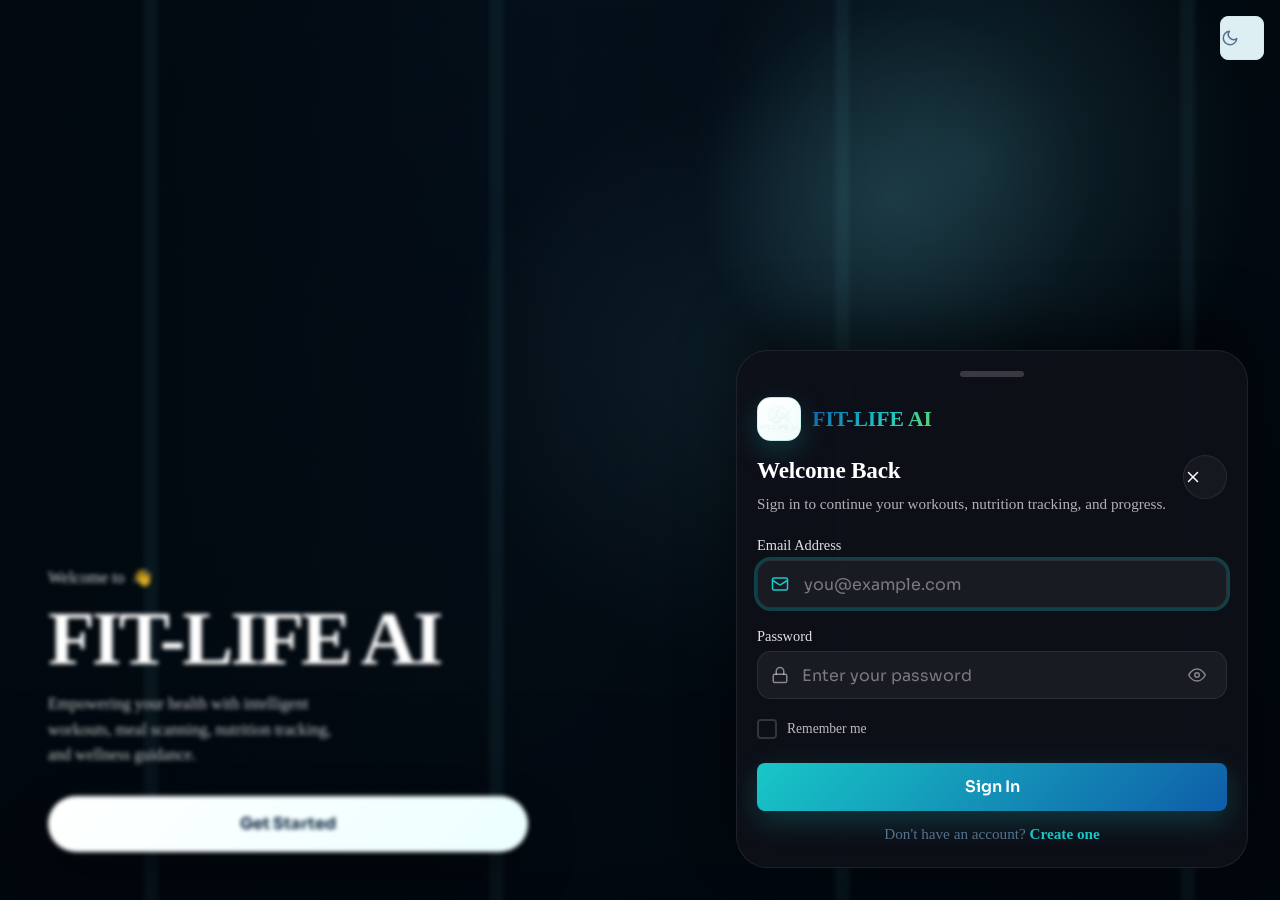
<file: profile.html>
<!DOCTYPE html>
<html lang="en">
<head>
  <meta charset="UTF-8">
  <meta name="viewport" content="width=device-width, initial-scale=1.0">
  <meta name="description" content="FitLife onboarding - personalize your profile for better recommendations.">
  <title>Profile Setup - FitLife</title>

  <link rel="stylesheet" href="css/main.css">
  <link rel="stylesheet" href="css/components.css">
  <link rel="stylesheet" href="css/forms.css">
  <link rel="stylesheet" href="css/onboarding.css">
  <link rel="stylesheet" href="css/animations.css">
  <link rel="stylesheet" href="css/dark-mode.css">
</head>
<body>
  <main class="page-content" style="min-height: 100vh; display: flex; align-items: center; justify-content: center; padding: 1rem;">
    <div class="auth-theme-toggle" style="position: fixed; top: 16px; right: 16px; z-index: 3;">
      <button id="theme-toggle" class="btn-icon" data-tooltip="Dark Mode" aria-label="Toggle theme">
        <svg width="18" height="18" viewBox="0 0 24 24" fill="none" stroke="currentColor" stroke-width="2" stroke-linecap="round" stroke-linejoin="round"><path d="M21 12.79A9 9 0 1 1 11.21 3 7 7 0 0 0 21 12.79z"/></svg>
      </button>
    </div>

    <section class="onboarding-shell animate-fade-in-up">
      <div class="onboarding-card">
        <div class="onboarding-topbar">
          <button type="button" id="prev-btn" class="btn-icon" aria-label="Previous step" style="visibility: hidden;">
            <svg width="18" height="18" viewBox="0 0 24 24" fill="none" stroke="currentColor" stroke-width="2" stroke-linecap="round" stroke-linejoin="round"><polyline points="15 18 9 12 15 6"/></svg>
          </button>
          <div class="onboarding-topbar-title" id="screen-label">About You</div>
          <button type="button" id="profile-mode-btn" class="btn btn-ghost onboarding-topbar-btn onboarding-hidden">Edit</button>
        </div>

        <div class="onboarding-body">
          <section id="profile-summary" class="profile-summary onboarding-hidden">
            <div class="profile-summary-hero">
              <div>
                <span class="profile-summary-kicker">Your health snapshot</span>
                <h1 class="onboarding-title profile-summary-title">Profile ready</h1>
                <p class="onboarding-subtitle profile-summary-copy">Your preferences are saved, so you don't need to answer the setup questions every time.</p>
              </div>
              <div class="profile-summary-bmi">
                <div class="profile-summary-bmi-value" id="summary-bmi">--</div>
                <div class="profile-summary-bmi-label" id="summary-bmi-label">BMI</div>
              </div>
            </div>

            <div class="profile-summary-grid">
              <article class="profile-summary-card accent">
                <span class="profile-summary-label">Goal</span>
                <strong id="summary-goal">--</strong>
                <p id="summary-goal-copy">Personalized recommendations are built around your current target.</p>
              </article>
              <article class="profile-summary-card">
                <span class="profile-summary-label">Daily calories</span>
                <strong id="summary-calories">--</strong>
                <p>Estimated maintenance and nutrition guidance from your profile.</p>
              </article>
              <article class="profile-summary-card">
                <span class="profile-summary-label">Activity level</span>
                <strong id="summary-activity">--</strong>
                <p>Used to adapt workouts, recovery, and meal suggestions.</p>
              </article>
            </div>

            <div class="profile-facts">
              <div class="profile-fact"><span>Gender</span><strong id="summary-gender">--</strong></div>
              <div class="profile-fact"><span>Age</span><strong id="summary-age">--</strong></div>
              <div class="profile-fact"><span>Weight</span><strong id="summary-weight">--</strong></div>
              <div class="profile-fact"><span>Height</span><strong id="summary-height">--</strong></div>
            </div>

            <div class="onboarding-actions profile-summary-actions">
              <button type="button" id="back-dashboard-btn" class="btn btn-ghost">Back</button>
              <button type="button" id="edit-profile-btn" class="btn btn-primary">Edit Profile</button>
            </div>
          </section>

          <form id="profile-form" novalidate>
            <input type="hidden" id="sleep" value="7">
            <input type="hidden" name="food_habits" value="non-veg">

            <section class="onboarding-screen active" id="step-1" data-label="About You">
              <div class="onboarding-copy">
                <h1 class="onboarding-title">Tell Us About Yourself</h1>
                <p class="onboarding-subtitle">To give you a better experience and results, we need to know your gender.</p>
              </div>

              <div class="onboarding-center">
                <div class="onboarding-choice-grid gender">
                  <div class="onboarding-gender-card">
                    <input type="radio" name="gender" id="gender-male" value="male">
                    <label for="gender-male">
                      <span class="onboarding-gender-visual">♂</span>
                      <span class="onboarding-option-text">Male</span>
                    </label>
                  </div>

                  <div class="onboarding-gender-card">
                    <input type="radio" name="gender" id="gender-female" value="female">
                    <label for="gender-female">
                      <span class="onboarding-gender-visual">♀</span>
                      <span class="onboarding-option-text">Female</span>
                    </label>
                  </div>
                </div>
                <span id="gender-error" class="form-error"></span>
              </div>

              <div class="onboarding-actions">
                <button type="button" class="btn btn-ghost" disabled>Back</button>
                <button type="button" id="next-btn" class="btn btn-primary">Continue</button>
              </div>
            </section>

            <section class="onboarding-screen" id="step-2" data-label="Age">
              <div class="onboarding-copy">
                <h2 class="onboarding-title">How Old Are You?</h2>
                <p class="onboarding-subtitle">Age in years. This will help us personalize a program plan that suits you.</p>
              </div>

              <div class="onboarding-center">
                <div class="onboarding-picker-preview" aria-hidden="true">
                  <span id="age-preview-prev">30</span>
                  <span id="age-preview-current" class="is-active">31</span>
                  <span id="age-preview-next">32</span>
                </div>
                <div class="onboarding-stepper" style="max-width: 18rem;">
                  <button type="button" class="onboarding-stepper-btn is-light" data-adjust="age" data-delta="-1" aria-label="Decrease age">−</button>
                  <div class="onboarding-stepper-value">
                    <strong id="age-stepper-display">31</strong>
                    <span>years</span>
                  </div>
                  <button type="button" class="onboarding-stepper-btn is-light" data-adjust="age" data-delta="1" aria-label="Increase age">+</button>
                </div>
                <input type="number" id="age" class="onboarding-hidden" min="10" max="120" value="31" required>
                <span id="age-error" class="form-error"></span>
              </div>

              <div class="onboarding-actions">
                <button type="button" class="btn btn-ghost" data-prev-step>Back</button>
                <button type="button" class="btn btn-primary" data-next-step>Continue</button>
              </div>
            </section>

            <section class="onboarding-screen" id="step-3" data-label="Weight">
              <div class="onboarding-copy">
                <h2 class="onboarding-title">What Is Your Weight?</h2>
                <p class="onboarding-subtitle">Weight in kg. Don't worry, you can always change it later.</p>
              </div>

              <div class="onboarding-center">
                <div class="onboarding-stepper">
                  <button type="button" class="onboarding-stepper-btn" data-adjust="weight" data-delta="-1" aria-label="Decrease weight">−</button>
                  <div class="onboarding-stepper-value">
                    <strong id="weight-display">65</strong>
                    <span>kg</span>
                  </div>
                  <button type="button" class="onboarding-stepper-btn" data-adjust="weight" data-delta="1" aria-label="Increase weight">+</button>
                </div>
                <div class="onboarding-number-hint">Range: 30kg - 200kg</div>
                <input type="number" id="weight" class="onboarding-hidden" min="30" max="200" step="1" value="65" required>
                <span id="weight-error" class="form-error"></span>
              </div>

              <div class="onboarding-actions">
                <button type="button" class="btn btn-ghost" data-prev-step>Back</button>
                <button type="button" class="btn btn-primary" data-next-step>Continue</button>
              </div>
            </section>

            <section class="onboarding-screen" id="step-4" data-label="Height">
              <div class="onboarding-copy">
                <h2 class="onboarding-title">What is your height?</h2>
                <p class="onboarding-subtitle">Slide or tap to adjust your height.</p>
              </div>

              <div class="onboarding-center">
                <div class="onboarding-number-display">
                  <div class="onboarding-number-value" id="height-display">170</div>
                  <div class="onboarding-number-unit" id="height-unit-label">cm</div>
                </div>

                <div class="onboarding-stepper">
                  <button type="button" class="onboarding-stepper-btn is-light" data-adjust="height" data-delta="-1" aria-label="Decrease height">−</button>
                  <div class="onboarding-stepper-value">
                    <strong id="height-stepper-display">170</strong>
                    <span id="height-stepper-unit">cm</span>
                  </div>
                  <button type="button" class="onboarding-stepper-btn is-light" data-adjust="height" data-delta="1" aria-label="Increase height">+</button>
                </div>

                <div class="onboarding-unit-toggle" role="tablist" aria-label="Height unit">
                  <button type="button" class="active" id="unit-cm" data-height-unit="cm">cm</button>
                  <button type="button" id="unit-ft" data-height-unit="ft">ft</button>
                </div>

                <input type="number" id="height" class="onboarding-hidden" min="50" max="280" step="1" value="170" required>
                <span id="height-error" class="form-error"></span>
              </div>

              <div class="onboarding-actions">
                <button type="button" class="btn btn-ghost" data-prev-step>Back</button>
                <button type="button" class="btn btn-primary" data-next-step>Continue</button>
              </div>
            </section>

            <section class="onboarding-screen" id="step-5" data-label="Activity">
              <div class="onboarding-copy">
                <h2 class="onboarding-title">Physical Activity Level?</h2>
                <p class="onboarding-subtitle">Choose your regular activity level. This will help us personalize plans for you.</p>
              </div>

              <div class="onboarding-center">
                <div class="onboarding-choice-grid">
                  <div class="onboarding-option-card">
                    <input type="radio" name="activity_level" id="activity-beginner" value="sedentary">
                    <label for="activity-beginner">
                      <span class="onboarding-option-text">Beginner</span>
                      <span class="onboarding-option-radio"></span>
                    </label>
                  </div>
                  <div class="onboarding-option-card">
                    <input type="radio" name="activity_level" id="activity-intermediate" value="moderate">
                    <label for="activity-intermediate">
                      <span class="onboarding-option-text">Intermediate</span>
                      <span class="onboarding-option-radio"></span>
                    </label>
                  </div>
                  <div class="onboarding-option-card">
                    <input type="radio" name="activity_level" id="activity-advanced" value="active">
                    <label for="activity-advanced">
                      <span class="onboarding-option-text">Advanced</span>
                      <span class="onboarding-option-radio"></span>
                    </label>
                  </div>
                </div>
                <span id="activity-error" class="form-error"></span>
              </div>

              <div class="onboarding-actions">
                <button type="button" class="btn btn-ghost" data-prev-step>Back</button>
                <button type="button" class="btn btn-primary" data-next-step>Continue</button>
              </div>
            </section>

            <section class="onboarding-screen" id="step-6" data-label="Goal">
              <div class="onboarding-copy">
                <h2 class="onboarding-title">What is Your Goal?</h2>
                <p class="onboarding-subtitle">You can choose a direction now and always adjust it later.</p>
              </div>

              <div class="onboarding-center">
                <div class="onboarding-choice-grid">
                  <div class="onboarding-goal-card">
                    <input type="radio" name="fitness_goal" id="goal-fitter" value="maintenance">
                    <label for="goal-fitter">
                      <div>
                        <span class="onboarding-option-text">Get Fitter</span>
                        <span class="onboarding-option-subtext">Balanced daily wellness</span>
                      </div>
                      <span class="onboarding-option-radio"></span>
                    </label>
                  </div>
                  <div class="onboarding-goal-card">
                    <input type="radio" name="fitness_goal" id="goal-gain" value="muscle_gain">
                    <label for="goal-gain">
                      <div>
                        <span class="onboarding-option-text">Gain Weight</span>
                        <span class="onboarding-option-subtext">Healthy calorie surplus</span>
                      </div>
                      <span class="onboarding-option-radio"></span>
                    </label>
                  </div>
                  <div class="onboarding-goal-card">
                    <input type="radio" name="fitness_goal" id="goal-loss" value="weight_loss">
                    <label for="goal-loss">
                      <div>
                        <span class="onboarding-option-text">Lose Weight</span>
                        <span class="onboarding-option-subtext">Fat loss and consistency</span>
                      </div>
                      <span class="onboarding-option-radio"></span>
                    </label>
                  </div>
                  <div class="onboarding-goal-card">
                    <input type="radio" name="fitness_goal" id="goal-muscle" value="muscle_gain">
                    <label for="goal-muscle">
                      <div>
                        <span class="onboarding-option-text">Building Muscles</span>
                        <span class="onboarding-option-subtext">Strength and hypertrophy</span>
                      </div>
                      <span class="onboarding-option-radio"></span>
                    </label>
                  </div>
                  <div class="onboarding-goal-card">
                    <input type="radio" name="fitness_goal" id="goal-endurance" value="maintenance">
                    <label for="goal-endurance">
                      <div>
                        <span class="onboarding-option-text">Improving Endurance</span>
                        <span class="onboarding-option-subtext">Cardio capacity and stamina</span>
                      </div>
                      <span class="onboarding-option-radio"></span>
                    </label>
                  </div>
                  <div class="onboarding-goal-card">
                    <input type="radio" name="fitness_goal" id="goal-other" value="maintenance">
                    <label for="goal-other">
                      <div>
                        <span class="onboarding-option-text">Others</span>
                        <span class="onboarding-option-subtext">General healthy routine</span>
                      </div>
                      <span class="onboarding-option-radio"></span>
                    </label>
                  </div>
                </div>
                <span id="goal-error" class="form-error"></span>
              </div>

              <div class="onboarding-actions">
                <button type="button" class="btn btn-ghost" data-prev-step>Back</button>
                <button type="submit" id="save-btn" class="btn btn-primary">Continue</button>
              </div>
            </section>
          </form>
        </div>
      </div>
    </section>
  </main>

  <script src="js/config.js"></script>
  <script src="js/auth-guard.js"></script>
  <script src="js/utils.js"></script>
  <script src="js/toast.js"></script>
  <script src="js/api.js"></script>
  <script src="js/dark-mode.js"></script>
  <script src="js/profile.js"></script>
</body>
</html>
</file>
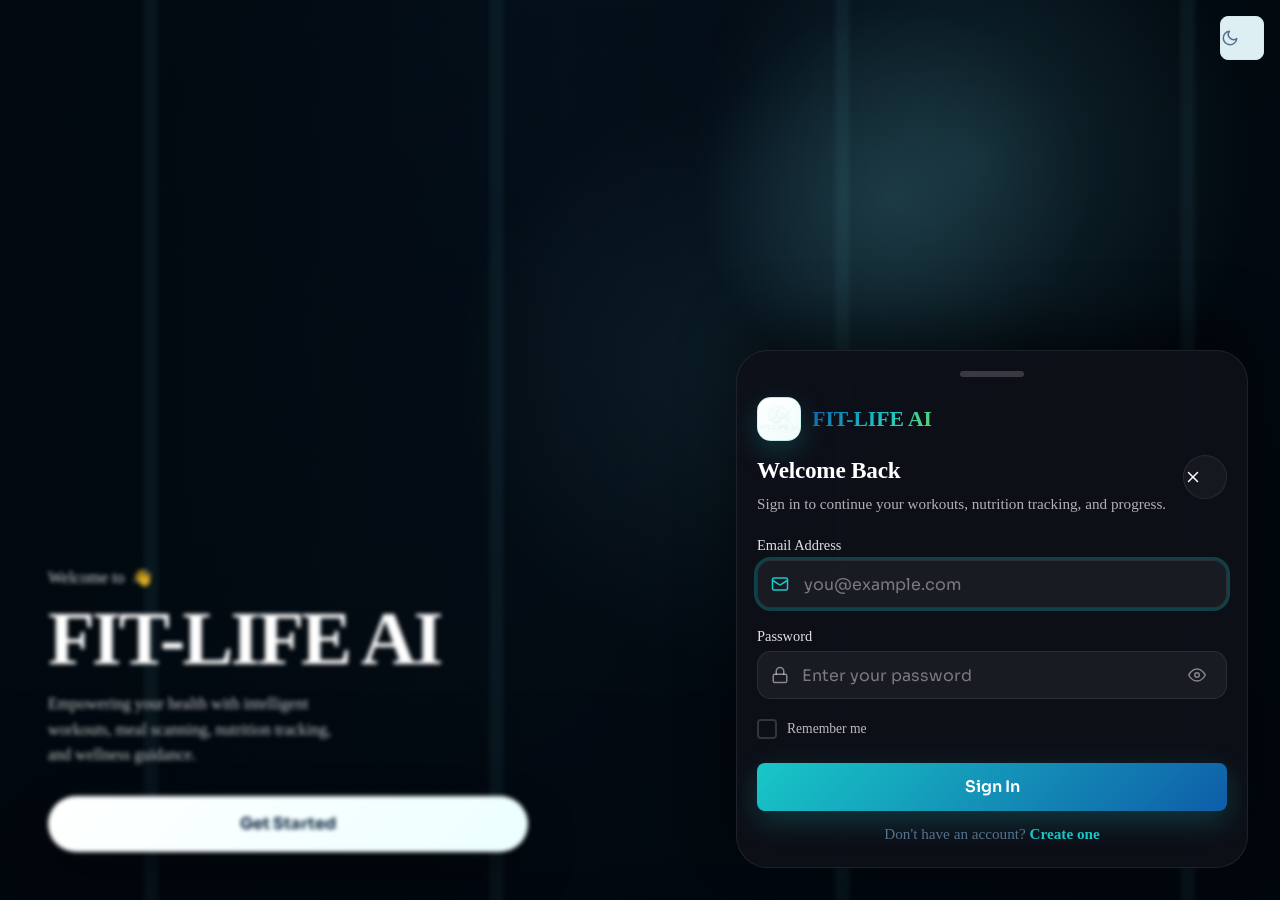
<file: recommendations.html>
<!DOCTYPE html>
<html lang="en">
<head>
  <meta charset="UTF-8">
  <meta name="viewport" content="width=device-width, initial-scale=1.0">
  <meta name="description" content="FitLife AI Recommendations — Personalized diet plans and workout schedules based on your health profile.">
  <title>Recommendations — FitLife</title>

  <link rel="stylesheet" href="css/main.css">
  <link rel="stylesheet" href="css/components.css">
  <link rel="stylesheet" href="css/forms.css">
  <link rel="stylesheet" href="css/dashboard.css">
  <link rel="stylesheet" href="css/animations.css">
  <link rel="stylesheet" href="css/dark-mode.css">
</head>
<body>
  <div id="sidebar-overlay" class="sidebar-overlay"></div>

  <!-- Sidebar -->
  <aside id="sidebar" class="sidebar">
    <a href="dashboard.html" class="sidebar-logo">
      <div class="sidebar-logo-icon" aria-hidden="true"></div>
      <span class="sidebar-logo-text">FitLife</span>
    </a>
    <nav class="sidebar-nav">
      <span class="nav-section">Main</span>
      <a href="dashboard.html" class="nav-link"><svg width="20" height="20" viewBox="0 0 24 24" fill="none" stroke="currentColor" stroke-width="2" stroke-linecap="round" stroke-linejoin="round"><rect x="3" y="3" width="7" height="7"/><rect x="14" y="3" width="7" height="7"/><rect x="14" y="14" width="7" height="7"/><rect x="3" y="14" width="7" height="7"/></svg><span class="nav-label">Dashboard</span></a>
      <a href="profile.html" class="nav-link"><svg width="20" height="20" viewBox="0 0 24 24" fill="none" stroke="currentColor" stroke-width="2" stroke-linecap="round" stroke-linejoin="round"><path d="M20 21v-2a4 4 0 0 0-4-4H8a4 4 0 0 0-4 4v2"/><circle cx="12" cy="7" r="4"/></svg><span class="nav-label">Health Profile</span></a>
      <span class="nav-section">Tracking</span>
      <a href="tracker.html" class="nav-link"><svg width="20" height="20" viewBox="0 0 24 24" fill="none" stroke="currentColor" stroke-width="2" stroke-linecap="round" stroke-linejoin="round"><path d="M12 20V10"/><path d="M18 20V4"/><path d="M6 20v-4"/></svg><span class="nav-label">Activity Tracker</span></a>
      <a href="food-scanner.html" class="nav-link"><svg width="20" height="20" viewBox="0 0 24 24" fill="none" stroke="currentColor" stroke-width="2" stroke-linecap="round" stroke-linejoin="round"><circle cx="11" cy="11" r="8"/><path d="m21 21-4.35-4.35"/></svg><span class="nav-label">Food Scanner</span></a>
      <a href="workout.html" class="nav-link"><svg width="20" height="20" viewBox="0 0 24 24" fill="none" stroke="currentColor" stroke-width="2" stroke-linecap="round" stroke-linejoin="round"><path d="M14.4 14.4 9.6 9.6"/><path d="M18.657 21.485a2 2 0 1 1-2.829-2.828l-1.767-1.768a2 2 0 1 1-2.829-2.829l-1.767-1.767a2 2 0 1 1-2.829-2.829L4.869 7.697a2 2 0 1 1 2.828-2.829l1.768 1.768a2 2 0 1 1 2.828 2.829l1.768 1.767a2 2 0 1 1 2.828 2.829l1.768 1.767a2 2 0 0 1 0 2.828z"/></svg><span class="nav-label">Workout</span></a>
      <span class="nav-section">Intelligence</span>
      <a href="recommendations.html" class="nav-link active"><svg width="20" height="20" viewBox="0 0 24 24" fill="none" stroke="currentColor" stroke-width="2" stroke-linecap="round" stroke-linejoin="round"><polygon points="12 2 15.09 8.26 22 9.27 17 14.14 18.18 21.02 12 17.77 5.82 21.02 7 14.14 2 9.27 8.91 8.26 12 2"/></svg><span class="nav-label">Recommendations</span></a>
      <a href="ai-planner.html" class="nav-link"><svg width="20" height="20" viewBox="0 0 24 24" fill="none" stroke="currentColor" stroke-width="2" stroke-linecap="round" stroke-linejoin="round"><path d="M12 8V4H8"/><rect x="8" y="2" width="8" height="4" rx="1" ry="1"/><path d="M16 4v4"/><path d="M6 10v10a2 2 0 0 0 2 2h8a2 2 0 0 0 2-2V10"/><path d="M4 10h16"/><path d="M10 14h4"/><path d="M10 18h4"/></svg><span class="nav-label">AI Planner</span></a>
      <a href="progress.html" class="nav-link"><svg width="20" height="20" viewBox="0 0 24 24" fill="none" stroke="currentColor" stroke-width="2" stroke-linecap="round" stroke-linejoin="round"><line x1="12" y1="20" x2="12" y2="10"/><line x1="18" y1="20" x2="18" y2="4"/><line x1="6" y1="20" x2="6" y2="16"/></svg><span class="nav-label">Progress</span></a>
      <span class="nav-section">Connect</span>
      <a href="trainers.html" class="nav-link"><svg width="20" height="20" viewBox="0 0 24 24" fill="none" stroke="currentColor" stroke-width="2" stroke-linecap="round" stroke-linejoin="round"><path d="M16 21v-2a4 4 0 0 0-4-4H6a4 4 0 0 0-4 4v2"/><circle cx="9" cy="7" r="4"/><path d="M22 21v-2a4 4 0 0 0-3-3.87"/><path d="M16 3.13a4 4 0 0 1 0 7.75"/></svg><span class="nav-label">Trainers</span></a>
      <a href="doctors.html" class="nav-link"><svg width="20" height="20" viewBox="0 0 24 24" fill="none" stroke="currentColor" stroke-width="2" stroke-linecap="round" stroke-linejoin="round"><path d="M22 12h-4l-3 9L9 3l-3 9H2"/></svg><span class="nav-label">Doctors</span></a>
      <a href="reminders.html" class="nav-link"><svg width="20" height="20" viewBox="0 0 24 24" fill="none" stroke="currentColor" stroke-width="2" stroke-linecap="round" stroke-linejoin="round"><path d="M6 8a6 6 0 0 1 12 0c0 7 3 9 3 9H3s3-2 3-9"/><path d="M10.3 21a1.94 1.94 0 0 0 3.4 0"/></svg><span class="nav-label">Reminders</span></a>
    </nav>
    <div class="sidebar-user" id="sidebar-user">
      <div class="avatar" id="user-avatar">U</div>
      <div class="sidebar-user-info">
        <div class="sidebar-user-name" id="user-name">User</div>
        <div class="sidebar-user-email" id="user-email">user@email.com</div>
      </div>
      <button id="logout-btn" class="sidebar-logout" data-tooltip="Logout" aria-label="Logout">
        <svg width="18" height="18" viewBox="0 0 24 24" fill="none" stroke="currentColor" stroke-width="2" stroke-linecap="round" stroke-linejoin="round"><path d="M9 21H5a2 2 0 0 1-2-2V5a2 2 0 0 1 2-2h4"/><polyline points="16 17 21 12 16 7"/><line x1="21" y1="12" x2="9" y2="12"/></svg>
      </button>
    </div>
  </aside>

  <!-- Main Content -->
  <div class="main-wrap">
    <header class="topbar">
      <div class="topbar-left">
        <button id="hamburger" class="hamburger" aria-label="Toggle menu">
          <svg width="22" height="22" viewBox="0 0 24 24" fill="none" stroke="currentColor" stroke-width="2" stroke-linecap="round" stroke-linejoin="round"><line x1="3" y1="12" x2="21" y2="12"/><line x1="3" y1="6" x2="21" y2="6"/><line x1="3" y1="18" x2="21" y2="18"/></svg>
        </button>
        <h2 class="topbar-title">AI Recommendations</h2>
      </div>
      <div class="topbar-right">
        <button id="refresh-btn" class="btn btn-outline btn-sm" data-tooltip="Refresh Recommendations">
          <svg width="16" height="16" viewBox="0 0 24 24" fill="none" stroke="currentColor" stroke-width="2" stroke-linecap="round" stroke-linejoin="round"><polyline points="23 4 23 10 17 10"/><polyline points="1 20 1 14 7 14"/><path d="M3.51 9a9 9 0 0 1 14.85-3.36L23 10M1 14l4.64 4.36A9 9 0 0 0 20.49 15"/></svg>
          Refresh
        </button>
        <button id="theme-toggle" class="btn-icon" data-tooltip="Dark Mode" aria-label="Toggle theme">
          <svg width="18" height="18" viewBox="0 0 24 24" fill="none" stroke="currentColor" stroke-width="2" stroke-linecap="round" stroke-linejoin="round"><path d="M21 12.79A9 9 0 1 1 11.21 3 7 7 0 0 0 21 12.79z"/></svg>
        </button>
      </div>
    </header>

    <main class="page-content" id="rec-content">
      <div id="recommendation-fallback-banner" class="card mb-3 hidden">
        <div class="card-body">
          <div class="tip-item">
            <span class="tip-icon">AI</span>
            <span class="tip-text" id="recommendation-fallback-text">Showing personalized fallback recommendations.</span>
          </div>
        </div>
      </div>

      <!-- BMI Banner -->
      <div class="card card-gradient mb-3 animate-fade-in-up" id="bmi-banner">
        <div class="card-body" style="display: flex; align-items: center; gap: 24px; flex-wrap: wrap;">
          <div style="font-size: 2.5rem;">📊</div>
          <div>
            <h3 style="color: #fff; margin-bottom: 4px;" id="bmi-cat-title">Loading...</h3>
            <p style="color: rgba(255,255,255,0.85); font-size: 0.9rem;" id="bmi-cat-desc">Fetching your personalized recommendations</p>
          </div>
          <div style="margin-left: auto;">
            <div class="badge" style="background: rgba(255,255,255,0.2); color: #fff; font-size: 0.9rem; padding: 8px 16px;" id="cal-target">-- kcal/day</div>
          </div>
        </div>
      </div>

      <!-- Generated At -->
      <p class="text-muted mb-2 animate-fade-in-up delay-1" style="font-size: 0.8rem;" id="generated-at"></p>

      <!-- Diet Plan -->
      <div class="card mb-3 animate-fade-in-up delay-1">
        <div class="card-header">
          <span class="card-title">🍽️ Your Daily Diet Plan</span>
        </div>
        <div class="card-body" id="diet-plan">
          <div class="empty-state">
            <div class="empty-state-icon">🍽️</div>
            <div class="empty-state-title">Loading diet plan...</div>
          </div>
        </div>
      </div>

      <!-- Workout Plan -->
      <div class="card mb-3 animate-fade-in-up delay-2">
        <div class="card-header">
          <span class="card-title">🏋️ Weekly Workout Plan</span>
        </div>
        <div class="card-body" id="workout-plan">
          <div class="empty-state">
            <div class="empty-state-icon">🏋️</div>
            <div class="empty-state-title">Loading workout plan...</div>
          </div>
        </div>
      </div>

      <!-- Weekly Tips -->
      <div class="card mb-3 animate-fade-in-up delay-3">
        <div class="card-header">
          <span class="card-title">💡 Weekly Tips</span>
        </div>
        <div class="card-body" id="weekly-tips">
          <div class="empty-state">
            <div class="empty-state-icon">💡</div>
            <div class="empty-state-title">Loading tips...</div>
          </div>
        </div>
      </div>
    </main>
  </div>

  <script src="js/config.js"></script>
  <script src="js/auth-guard.js"></script>
  <script src="js/utils.js"></script>
  <script src="js/toast.js"></script>
  <script src="js/api.js"></script>
  <script src="js/dark-mode.js"></script>
  <script src="js/sidebar.js"></script>
  <script src="js/recommendations.js"></script>
</body>
</html>
</file>
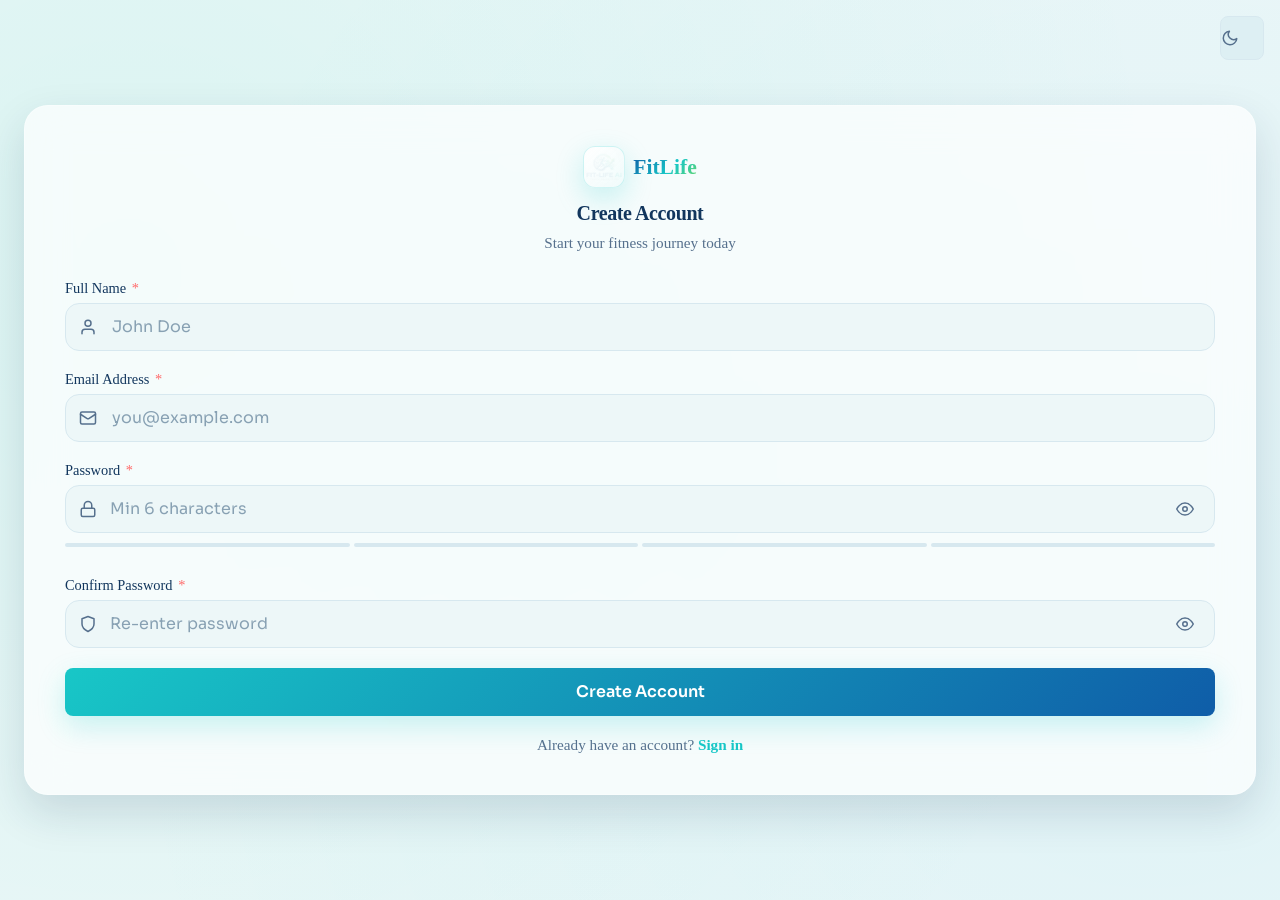
<file: register.html>
<!DOCTYPE html>
<html lang="en">
<head>
  <meta charset="UTF-8">
  <meta name="viewport" content="width=device-width, initial-scale=1.0">
  <meta name="description" content="Create your FitLife account — AI-powered fitness and diet management system.">
  <title>Register — FitLife</title>

  <link rel="stylesheet" href="css/main.css">
  <link rel="stylesheet" href="css/components.css">
  <link rel="stylesheet" href="css/forms.css">
  <link rel="stylesheet" href="css/auth.css">
  <link rel="stylesheet" href="css/animations.css">
  <link rel="stylesheet" href="css/dark-mode.css">
</head>
<body>
  <!-- Theme Toggle -->
  <div class="auth-theme-toggle">
    <button id="theme-toggle" class="btn-icon" data-tooltip="Dark Mode" aria-label="Toggle theme">
      <svg width="18" height="18" viewBox="0 0 24 24" fill="none" stroke="currentColor" stroke-width="2" stroke-linecap="round" stroke-linejoin="round"><path d="M21 12.79A9 9 0 1 1 11.21 3 7 7 0 0 0 21 12.79z"/></svg>
    </button>
  </div>

  <!-- Decorative Orbs -->
  <div class="auth-orb auth-orb-1"></div>
  <div class="auth-orb auth-orb-2"></div>

  <main class="auth-page">
    <div class="auth-container">
      <div class="auth-card">
        <!-- Header -->
        <div class="auth-header">
          <div class="auth-logo">
            <div class="auth-logo-icon" aria-hidden="true"></div>
            <span class="auth-logo-text">FitLife</span>
          </div>
          <h1 style="font-size: 1.25rem; margin-bottom: 4px;">Create Account</h1>
          <p class="auth-subtitle">Start your fitness journey today</p>
        </div>

        <!-- Register Form -->
        <form id="register-form" class="auth-form" novalidate>
          <!-- Full Name -->
          <div class="form-group">
            <label class="form-label" for="reg-name">Full Name <span class="required">*</span></label>
            <div class="input-icon-wrap">
              <input type="text" id="reg-name" class="form-input" placeholder="John Doe" autocomplete="name" required>
              <span class="input-icon">
                <svg width="18" height="18" viewBox="0 0 24 24" fill="none" stroke="currentColor" stroke-width="2" stroke-linecap="round" stroke-linejoin="round"><path d="M20 21v-2a4 4 0 0 0-4-4H8a4 4 0 0 0-4 4v2"/><circle cx="12" cy="7" r="4"/></svg>
              </span>
            </div>
            <span id="reg-name-error" class="form-error"></span>
          </div>

          <!-- Email -->
          <div class="form-group">
            <label class="form-label" for="reg-email">Email Address <span class="required">*</span></label>
            <div class="input-icon-wrap">
              <input type="email" id="reg-email" class="form-input" placeholder="you@example.com" autocomplete="email" required>
              <span class="input-icon">
                <svg width="18" height="18" viewBox="0 0 24 24" fill="none" stroke="currentColor" stroke-width="2" stroke-linecap="round" stroke-linejoin="round"><rect x="2" y="4" width="20" height="16" rx="2"/><path d="m22 7-8.97 5.7a1.94 1.94 0 0 1-2.06 0L2 7"/></svg>
              </span>
            </div>
            <span id="reg-email-error" class="form-error"></span>
          </div>

          <!-- Password -->
          <div class="form-group">
            <label class="form-label" for="reg-password">Password <span class="required">*</span></label>
            <div class="input-icon-wrap input-toggle-wrap">
              <input type="password" id="reg-password" class="form-input" placeholder="Min 6 characters" autocomplete="new-password" required style="padding-left: 44px;">
              <span class="input-icon">
                <svg width="18" height="18" viewBox="0 0 24 24" fill="none" stroke="currentColor" stroke-width="2" stroke-linecap="round" stroke-linejoin="round"><rect x="3" y="11" width="18" height="11" rx="2" ry="2"/><path d="M7 11V7a5 5 0 0 1 10 0v4"/></svg>
              </span>
              <button type="button" id="toggle-reg-password" class="password-toggle" aria-label="Toggle password visibility">
                <svg width="18" height="18" viewBox="0 0 24 24" fill="none" stroke="currentColor" stroke-width="2" stroke-linecap="round" stroke-linejoin="round"><path d="M1 12s4-8 11-8 11 8 11 8-4 8-11 8-11-8-11-8z"/><circle cx="12" cy="12" r="3"/></svg>
              </button>
            </div>
            <!-- Password Strength Bar -->
            <div class="password-strength" id="password-strength">
              <div class="strength-segment" id="str-seg-1"></div>
              <div class="strength-segment" id="str-seg-2"></div>
              <div class="strength-segment" id="str-seg-3"></div>
              <div class="strength-segment" id="str-seg-4"></div>
            </div>
            <span id="strength-label" class="strength-text text-muted" style="font-size: 0.75rem;"></span>
            <span id="reg-password-error" class="form-error"></span>
          </div>

          <!-- Confirm Password -->
          <div class="form-group">
            <label class="form-label" for="reg-confirm">Confirm Password <span class="required">*</span></label>
            <div class="input-icon-wrap input-toggle-wrap">
              <input type="password" id="reg-confirm" class="form-input" placeholder="Re-enter password" autocomplete="new-password" required style="padding-left: 44px;">
              <span class="input-icon">
                <svg width="18" height="18" viewBox="0 0 24 24" fill="none" stroke="currentColor" stroke-width="2" stroke-linecap="round" stroke-linejoin="round"><path d="M12 22s8-4 8-10V5l-8-3-8 3v7c0 6 8 10 8 10z"/></svg>
              </span>
              <button type="button" id="toggle-reg-confirm" class="password-toggle" aria-label="Toggle password visibility">
                <svg width="18" height="18" viewBox="0 0 24 24" fill="none" stroke="currentColor" stroke-width="2" stroke-linecap="round" stroke-linejoin="round"><path d="M1 12s4-8 11-8 11 8 11 8-4 8-11 8-11-8-11-8z"/><circle cx="12" cy="12" r="3"/></svg>
              </button>
            </div>
            <span id="reg-confirm-error" class="form-error"></span>
          </div>

          <!-- Submit -->
          <button type="submit" id="register-btn" class="btn btn-primary auth-submit">
            Create Account
          </button>

          <div id="register-error-msg" class="form-error text-center" style="margin-bottom: 16px;"></div>
        </form>

        <!-- Footer -->
        <div class="auth-footer">
          Already have an account? <a href="index.html?login=1">Sign in</a>
        </div>
      </div>
    </div>
  </main>

  <script src="js/config.js"></script>
  <script src="js/utils.js"></script>
  <script src="js/toast.js"></script>
  <script src="js/api.js"></script>
  <script src="js/dark-mode.js"></script>
  <script src="js/auth.js"></script>
</body>
</html>
</file>
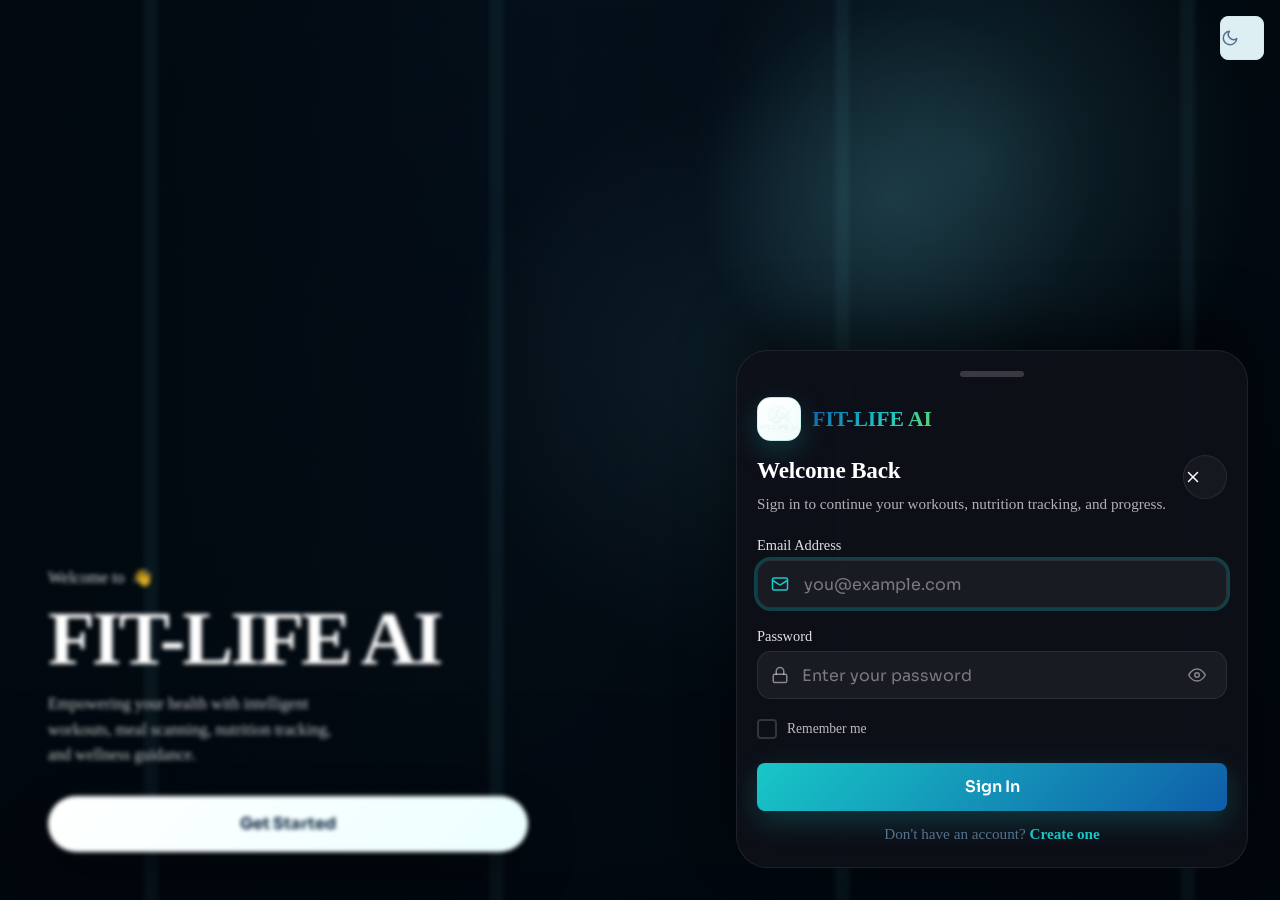
<file: reminders.html>
<!DOCTYPE html>
<html lang="en">
<head>
  <meta charset="UTF-8">
  <meta name="viewport" content="width=device-width, initial-scale=1.0">
  <meta name="description" content="FitLife Reminders — Set workout, meal, water, and custom health reminders.">
  <title>Reminders — FitLife</title>

  <link rel="stylesheet" href="css/main.css">
  <link rel="stylesheet" href="css/components.css">
  <link rel="stylesheet" href="css/forms.css">
  <link rel="stylesheet" href="css/dashboard.css">
  <link rel="stylesheet" href="css/animations.css">
  <link rel="stylesheet" href="css/dark-mode.css">
</head>
<body>
  <div id="sidebar-overlay" class="sidebar-overlay"></div>

  <aside id="sidebar" class="sidebar">
    <a href="dashboard.html" class="sidebar-logo"><div class="sidebar-logo-icon" aria-hidden="true"></div><span class="sidebar-logo-text">FitLife</span></a>
    <nav class="sidebar-nav">
      <span class="nav-section">Main</span>
      <a href="dashboard.html" class="nav-link"><svg width="20" height="20" viewBox="0 0 24 24" fill="none" stroke="currentColor" stroke-width="2" stroke-linecap="round" stroke-linejoin="round"><rect x="3" y="3" width="7" height="7"/><rect x="14" y="3" width="7" height="7"/><rect x="14" y="14" width="7" height="7"/><rect x="3" y="14" width="7" height="7"/></svg><span class="nav-label">Dashboard</span></a>
      <a href="profile.html" class="nav-link"><svg width="20" height="20" viewBox="0 0 24 24" fill="none" stroke="currentColor" stroke-width="2" stroke-linecap="round" stroke-linejoin="round"><path d="M20 21v-2a4 4 0 0 0-4-4H8a4 4 0 0 0-4 4v2"/><circle cx="12" cy="7" r="4"/></svg><span class="nav-label">Health Profile</span></a>
      <span class="nav-section">Tracking</span>
      <a href="tracker.html" class="nav-link"><svg width="20" height="20" viewBox="0 0 24 24" fill="none" stroke="currentColor" stroke-width="2" stroke-linecap="round" stroke-linejoin="round"><path d="M12 20V10"/><path d="M18 20V4"/><path d="M6 20v-4"/></svg><span class="nav-label">Activity Tracker</span></a>
      <a href="food-scanner.html" class="nav-link"><svg width="20" height="20" viewBox="0 0 24 24" fill="none" stroke="currentColor" stroke-width="2" stroke-linecap="round" stroke-linejoin="round"><circle cx="11" cy="11" r="8"/><path d="m21 21-4.35-4.35"/></svg><span class="nav-label">Food Scanner</span></a>
      <a href="workout.html" class="nav-link"><svg width="20" height="20" viewBox="0 0 24 24" fill="none" stroke="currentColor" stroke-width="2" stroke-linecap="round" stroke-linejoin="round"><path d="M14.4 14.4 9.6 9.6"/><path d="M18.657 21.485a2 2 0 1 1-2.829-2.828l-1.767-1.768a2 2 0 1 1-2.829-2.829l-1.767-1.767a2 2 0 1 1-2.829-2.829L4.869 7.697a2 2 0 1 1 2.828-2.829l1.768 1.768a2 2 0 1 1 2.828 2.829l1.768 1.767a2 2 0 1 1 2.828 2.829l1.768 1.767a2 2 0 0 1 0 2.828z"/></svg><span class="nav-label">Workout</span></a>
      <span class="nav-section">Intelligence</span>
      <a href="recommendations.html" class="nav-link"><svg width="20" height="20" viewBox="0 0 24 24" fill="none" stroke="currentColor" stroke-width="2" stroke-linecap="round" stroke-linejoin="round"><polygon points="12 2 15.09 8.26 22 9.27 17 14.14 18.18 21.02 12 17.77 5.82 21.02 7 14.14 2 9.27 8.91 8.26 12 2"/></svg><span class="nav-label">Recommendations</span></a>
      <a href="ai-planner.html" class="nav-link"><svg width="20" height="20" viewBox="0 0 24 24" fill="none" stroke="currentColor" stroke-width="2" stroke-linecap="round" stroke-linejoin="round"><path d="M12 8V4H8"/><rect x="8" y="2" width="8" height="4" rx="1" ry="1"/><path d="M16 4v4"/><path d="M6 10v10a2 2 0 0 0 2 2h8a2 2 0 0 0 2-2V10"/><path d="M4 10h16"/><path d="M10 14h4"/><path d="M10 18h4"/></svg><span class="nav-label">AI Planner</span></a>
      <a href="progress.html" class="nav-link"><svg width="20" height="20" viewBox="0 0 24 24" fill="none" stroke="currentColor" stroke-width="2" stroke-linecap="round" stroke-linejoin="round"><line x1="12" y1="20" x2="12" y2="10"/><line x1="18" y1="20" x2="18" y2="4"/><line x1="6" y1="20" x2="6" y2="16"/></svg><span class="nav-label">Progress</span></a>
      <span class="nav-section">Connect</span>
      <a href="trainers.html" class="nav-link"><svg width="20" height="20" viewBox="0 0 24 24" fill="none" stroke="currentColor" stroke-width="2" stroke-linecap="round" stroke-linejoin="round"><path d="M16 21v-2a4 4 0 0 0-4-4H6a4 4 0 0 0-4 4v2"/><circle cx="9" cy="7" r="4"/><path d="M22 21v-2a4 4 0 0 0-3-3.87"/><path d="M16 3.13a4 4 0 0 1 0 7.75"/></svg><span class="nav-label">Trainers</span></a>
      <a href="doctors.html" class="nav-link"><svg width="20" height="20" viewBox="0 0 24 24" fill="none" stroke="currentColor" stroke-width="2" stroke-linecap="round" stroke-linejoin="round"><path d="M22 12h-4l-3 9L9 3l-3 9H2"/></svg><span class="nav-label">Doctors</span></a>
      <a href="reminders.html" class="nav-link active"><svg width="20" height="20" viewBox="0 0 24 24" fill="none" stroke="currentColor" stroke-width="2" stroke-linecap="round" stroke-linejoin="round"><path d="M6 8a6 6 0 0 1 12 0c0 7 3 9 3 9H3s3-2 3-9"/><path d="M10.3 21a1.94 1.94 0 0 0 3.4 0"/></svg><span class="nav-label">Reminders</span></a>
    </nav>
    <div class="sidebar-user" id="sidebar-user">
      <div class="avatar" id="user-avatar">U</div>
      <div class="sidebar-user-info"><div class="sidebar-user-name" id="user-name">User</div><div class="sidebar-user-email" id="user-email">user@email.com</div></div>
      <button id="logout-btn" class="sidebar-logout" data-tooltip="Logout" aria-label="Logout"><svg width="18" height="18" viewBox="0 0 24 24" fill="none" stroke="currentColor" stroke-width="2" stroke-linecap="round" stroke-linejoin="round"><path d="M9 21H5a2 2 0 0 1-2-2V5a2 2 0 0 1 2-2h4"/><polyline points="16 17 21 12 16 7"/><line x1="21" y1="12" x2="9" y2="12"/></svg></button>
    </div>
  </aside>

  <div class="main-wrap">
    <header class="topbar">
      <div class="topbar-left">
        <button id="hamburger" class="hamburger" aria-label="Toggle menu"><svg width="22" height="22" viewBox="0 0 24 24" fill="none" stroke="currentColor" stroke-width="2" stroke-linecap="round" stroke-linejoin="round"><line x1="3" y1="12" x2="21" y2="12"/><line x1="3" y1="6" x2="21" y2="6"/><line x1="3" y1="18" x2="21" y2="18"/></svg></button>
        <h2 class="topbar-title">Reminders</h2>
      </div>
      <div class="topbar-right">
        <button id="theme-toggle" class="btn-icon" data-tooltip="Dark Mode" aria-label="Toggle theme"><svg width="18" height="18" viewBox="0 0 24 24" fill="none" stroke="currentColor" stroke-width="2" stroke-linecap="round" stroke-linejoin="round"><path d="M21 12.79A9 9 0 1 1 11.21 3 7 7 0 0 0 21 12.79z"/></svg></button>
      </div>
    </header>

    <main class="page-content">
      <!-- Add Reminder Form -->
      <div class="card mb-3 animate-fade-in-up">
        <div class="card-header">
          <span class="card-title">➕ Add Reminder</span>
        </div>
        <div class="card-body">
          <div class="grid grid-4 gap-2" style="align-items: flex-end;">
            <div class="form-group" style="margin: 0;">
              <label class="form-label" for="rem-type">Type</label>
              <select id="rem-type" class="form-input">
                <option value="workout">🏋️ Workout</option>
                <option value="meal">🍽️ Meal</option>
                <option value="water">💧 Water</option>
                <option value="sleep">😴 Sleep</option>
                <option value="custom">📝 Custom</option>
              </select>
            </div>
            <div class="form-group" style="margin: 0;">
              <label class="form-label" for="rem-message">Message</label>
              <input type="text" id="rem-message" class="form-input" placeholder="e.g. Time to drink water!">
            </div>
            <div class="form-group" style="margin: 0;">
              <label class="form-label" for="rem-time">Time</label>
              <input type="time" id="rem-time" class="form-input" value="09:00">
            </div>
            <div style="display: flex; gap: 12px; align-items: center;">
              <label class="checkbox-wrap" style="font-size: 0.85rem; color: var(--text-muted);">
                <input type="checkbox" id="rem-repeat" checked>
                <span class="checkmark"></span>
                Daily
              </label>
              <button id="add-reminder-btn" class="btn btn-primary btn-sm">Add</button>
            </div>
          </div>
        </div>
      </div>

      <!-- Notification Permission -->
      <div class="card mb-3 animate-fade-in-up delay-1" id="notif-permission-card" style="display: none;">
        <div class="card-body" style="display: flex; align-items: center; gap: 16px; padding: 16px 24px;">
          <span style="font-size: 1.5rem;">🔔</span>
          <div style="flex: 1;">
            <div style="font-weight: 600; color: var(--text);">Enable Notifications</div>
            <div class="text-muted" style="font-size: 0.85rem;">Allow browser notifications to receive reminders</div>
          </div>
          <button id="enable-notif-btn" class="btn btn-outline btn-sm">Enable</button>
        </div>
      </div>

      <!-- Reminders List -->
      <div class="card animate-fade-in-up delay-2">
        <div class="card-header">
          <span class="card-title">🔔 Active Reminders</span>
          <span class="badge badge-accent" id="rem-count">0</span>
        </div>
        <div class="card-body" id="reminders-list">
          <div class="empty-state">
            <div class="empty-state-icon">🔔</div>
            <div class="empty-state-title">No reminders yet</div>
            <p class="empty-state-text">Add reminders to stay on track with your health goals</p>
          </div>
        </div>
      </div>
    </main>
  </div>

  <script src="js/config.js"></script>
  <script src="js/auth-guard.js"></script>
  <script src="js/utils.js"></script>
  <script src="js/toast.js"></script>
  <script src="js/api.js"></script>
  <script src="js/dark-mode.js"></script>
  <script src="js/sidebar.js"></script>
  <script src="js/reminders.js"></script>
</body>
</html>
</file>
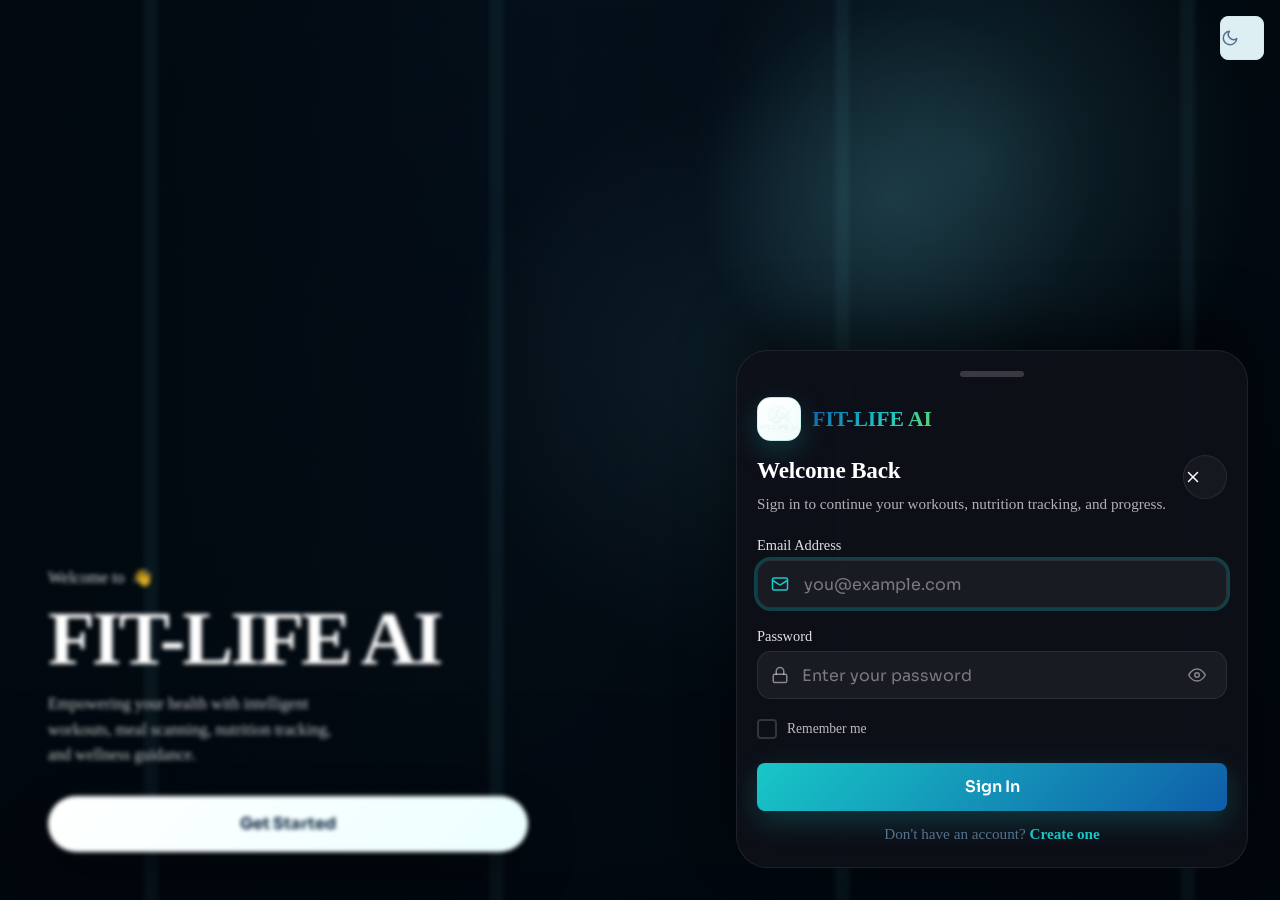
<file: tracker.html>
<!DOCTYPE html>
<html lang="en">
<head>
  <meta charset="UTF-8">
  <meta name="viewport" content="width=device-width, initial-scale=1.0">
  <meta name="description" content="FitLife Activity Tracker — Log your meals, workouts, water intake, and sleep daily.">
  <title>Activity Tracker — FitLife</title>

  <link rel="stylesheet" href="css/main.css">
  <link rel="stylesheet" href="css/components.css">
  <link rel="stylesheet" href="css/forms.css">
  <link rel="stylesheet" href="css/dashboard.css">
  <link rel="stylesheet" href="css/animations.css">
  <link rel="stylesheet" href="css/dark-mode.css">
</head>
<body>
  <div id="sidebar-overlay" class="sidebar-overlay"></div>

  <!-- Sidebar -->
  <aside id="sidebar" class="sidebar">
    <a href="dashboard.html" class="sidebar-logo">
      <div class="sidebar-logo-icon" aria-hidden="true"></div>
      <span class="sidebar-logo-text">FitLife</span>
    </a>
    <nav class="sidebar-nav">
      <span class="nav-section">Main</span>
      <a href="dashboard.html" class="nav-link"><svg width="20" height="20" viewBox="0 0 24 24" fill="none" stroke="currentColor" stroke-width="2" stroke-linecap="round" stroke-linejoin="round"><rect x="3" y="3" width="7" height="7"/><rect x="14" y="3" width="7" height="7"/><rect x="14" y="14" width="7" height="7"/><rect x="3" y="14" width="7" height="7"/></svg><span class="nav-label">Dashboard</span></a>
      <a href="profile.html" class="nav-link"><svg width="20" height="20" viewBox="0 0 24 24" fill="none" stroke="currentColor" stroke-width="2" stroke-linecap="round" stroke-linejoin="round"><path d="M20 21v-2a4 4 0 0 0-4-4H8a4 4 0 0 0-4 4v2"/><circle cx="12" cy="7" r="4"/></svg><span class="nav-label">Health Profile</span></a>
      <span class="nav-section">Tracking</span>
      <a href="tracker.html" class="nav-link active"><svg width="20" height="20" viewBox="0 0 24 24" fill="none" stroke="currentColor" stroke-width="2" stroke-linecap="round" stroke-linejoin="round"><path d="M12 20V10"/><path d="M18 20V4"/><path d="M6 20v-4"/></svg><span class="nav-label">Activity Tracker</span></a>
      <a href="food-scanner.html" class="nav-link"><svg width="20" height="20" viewBox="0 0 24 24" fill="none" stroke="currentColor" stroke-width="2" stroke-linecap="round" stroke-linejoin="round"><circle cx="11" cy="11" r="8"/><path d="m21 21-4.35-4.35"/></svg><span class="nav-label">Food Scanner</span></a>
      <a href="workout.html" class="nav-link"><svg width="20" height="20" viewBox="0 0 24 24" fill="none" stroke="currentColor" stroke-width="2" stroke-linecap="round" stroke-linejoin="round"><path d="M14.4 14.4 9.6 9.6"/><path d="M18.657 21.485a2 2 0 1 1-2.829-2.828l-1.767-1.768a2 2 0 1 1-2.829-2.829l-1.767-1.767a2 2 0 1 1-2.829-2.829L4.869 7.697a2 2 0 1 1 2.828-2.829l1.768 1.768a2 2 0 1 1 2.828 2.829l1.768 1.767a2 2 0 1 1 2.828 2.829l1.768 1.767a2 2 0 0 1 0 2.828z"/></svg><span class="nav-label">Workout</span></a>
      <span class="nav-section">Intelligence</span>
      <a href="recommendations.html" class="nav-link"><svg width="20" height="20" viewBox="0 0 24 24" fill="none" stroke="currentColor" stroke-width="2" stroke-linecap="round" stroke-linejoin="round"><polygon points="12 2 15.09 8.26 22 9.27 17 14.14 18.18 21.02 12 17.77 5.82 21.02 7 14.14 2 9.27 8.91 8.26 12 2"/></svg><span class="nav-label">Recommendations</span></a>
      <a href="ai-planner.html" class="nav-link"><svg width="20" height="20" viewBox="0 0 24 24" fill="none" stroke="currentColor" stroke-width="2" stroke-linecap="round" stroke-linejoin="round"><path d="M12 8V4H8"/><rect x="8" y="2" width="8" height="4" rx="1" ry="1"/><path d="M16 4v4"/><path d="M6 10v10a2 2 0 0 0 2 2h8a2 2 0 0 0 2-2V10"/><path d="M4 10h16"/><path d="M10 14h4"/><path d="M10 18h4"/></svg><span class="nav-label">AI Planner</span></a>
      <a href="progress.html" class="nav-link"><svg width="20" height="20" viewBox="0 0 24 24" fill="none" stroke="currentColor" stroke-width="2" stroke-linecap="round" stroke-linejoin="round"><line x1="12" y1="20" x2="12" y2="10"/><line x1="18" y1="20" x2="18" y2="4"/><line x1="6" y1="20" x2="6" y2="16"/></svg><span class="nav-label">Progress</span></a>
      <span class="nav-section">Connect</span>
      <a href="trainers.html" class="nav-link"><svg width="20" height="20" viewBox="0 0 24 24" fill="none" stroke="currentColor" stroke-width="2" stroke-linecap="round" stroke-linejoin="round"><path d="M16 21v-2a4 4 0 0 0-4-4H6a4 4 0 0 0-4 4v2"/><circle cx="9" cy="7" r="4"/><path d="M22 21v-2a4 4 0 0 0-3-3.87"/><path d="M16 3.13a4 4 0 0 1 0 7.75"/></svg><span class="nav-label">Trainers</span></a>
      <a href="doctors.html" class="nav-link"><svg width="20" height="20" viewBox="0 0 24 24" fill="none" stroke="currentColor" stroke-width="2" stroke-linecap="round" stroke-linejoin="round"><path d="M22 12h-4l-3 9L9 3l-3 9H2"/></svg><span class="nav-label">Doctors</span></a>
      <a href="reminders.html" class="nav-link"><svg width="20" height="20" viewBox="0 0 24 24" fill="none" stroke="currentColor" stroke-width="2" stroke-linecap="round" stroke-linejoin="round"><path d="M6 8a6 6 0 0 1 12 0c0 7 3 9 3 9H3s3-2 3-9"/><path d="M10.3 21a1.94 1.94 0 0 0 3.4 0"/></svg><span class="nav-label">Reminders</span></a>
    </nav>
    <div class="sidebar-user" id="sidebar-user">
      <div class="avatar" id="user-avatar">U</div>
      <div class="sidebar-user-info">
        <div class="sidebar-user-name" id="user-name">User</div>
        <div class="sidebar-user-email" id="user-email">user@email.com</div>
      </div>
      <button id="logout-btn" class="sidebar-logout" data-tooltip="Logout" aria-label="Logout">
        <svg width="18" height="18" viewBox="0 0 24 24" fill="none" stroke="currentColor" stroke-width="2" stroke-linecap="round" stroke-linejoin="round"><path d="M9 21H5a2 2 0 0 1-2-2V5a2 2 0 0 1 2-2h4"/><polyline points="16 17 21 12 16 7"/><line x1="21" y1="12" x2="9" y2="12"/></svg>
      </button>
    </div>
  </aside>

  <!-- Main Content -->
  <div class="main-wrap">
    <header class="topbar">
      <div class="topbar-left">
        <button id="hamburger" class="hamburger" aria-label="Toggle menu">
          <svg width="22" height="22" viewBox="0 0 24 24" fill="none" stroke="currentColor" stroke-width="2" stroke-linecap="round" stroke-linejoin="round"><line x1="3" y1="12" x2="21" y2="12"/><line x1="3" y1="6" x2="21" y2="6"/><line x1="3" y1="18" x2="21" y2="18"/></svg>
        </button>
        <h2 class="topbar-title">Activity Tracker</h2>
      </div>
      <div class="topbar-right">
        <button id="theme-toggle" class="btn-icon" data-tooltip="Dark Mode" aria-label="Toggle theme">
          <svg width="18" height="18" viewBox="0 0 24 24" fill="none" stroke="currentColor" stroke-width="2" stroke-linecap="round" stroke-linejoin="round"><path d="M21 12.79A9 9 0 1 1 11.21 3 7 7 0 0 0 21 12.79z"/></svg>
        </button>
      </div>
    </header>

    <main class="page-content">
      <!-- Date Selector -->
      <div class="card mb-3 animate-fade-in-up">
        <div class="card-body tracker-date-bar">
          <div class="tracker-date-controls">
            <button id="prev-day" class="btn-icon" aria-label="Previous day">
              <svg width="18" height="18" viewBox="0 0 24 24" fill="none" stroke="currentColor" stroke-width="2" stroke-linecap="round" stroke-linejoin="round"><polyline points="15 18 9 12 15 6"/></svg>
            </button>
            <input type="date" id="tracker-date" class="form-input tracker-date-input">
            <button id="next-day" class="btn-icon" aria-label="Next day">
              <svg width="18" height="18" viewBox="0 0 24 24" fill="none" stroke="currentColor" stroke-width="2" stroke-linecap="round" stroke-linejoin="round"><polyline points="9 18 15 12 9 6"/></svg>
            </button>
          </div>
          <button id="today-btn" class="btn btn-outline btn-sm">📅 Today</button>
        </div>
      </div>

      <!-- Daily Summary -->
      <div class="card-grid card-grid-4 mb-3">
        <div class="card stat-card hover-lift animate-fade-in-up delay-1">
          <div class="stat-label">Calories In</div>
          <div class="stat-value" id="sum-cal-in">0</div>
          <div class="stat-sub">kcal consumed</div>
        </div>
        <div class="card stat-card hover-lift animate-fade-in-up delay-2">
          <div class="stat-label">Calories Out</div>
          <div class="stat-value" id="sum-cal-out">0</div>
          <div class="stat-sub">kcal burned</div>
        </div>
        <div class="card stat-card hover-lift animate-fade-in-up delay-3">
          <div class="stat-label">Water</div>
          <div class="stat-value" id="sum-water">0</div>
          <div class="stat-sub">ml consumed</div>
        </div>
        <div class="card stat-card hover-lift animate-fade-in-up delay-4">
          <div class="stat-label">Sleep</div>
          <div class="stat-value" id="sum-sleep">0</div>
          <div class="stat-sub">hours</div>
        </div>
      </div>

      <!-- Tab Bar -->
      <div class="tab-bar mb-3 animate-fade-in-up delay-2">
        <button class="tab-btn active" data-tab="meals" id="tab-meals">🍽️ Meals</button>
        <button class="tab-btn" data-tab="workout" id="tab-workout">🏃 Workout</button>
        <button class="tab-btn" data-tab="water" id="tab-water">💧 Water</button>
        <button class="tab-btn" data-tab="sleep" id="tab-sleep">😴 Sleep</button>
      </div>

      <!-- ═══ Tab: Meals ═══ -->
      <div class="tab-content active" id="content-meals">
        <div class="card animate-fade-in-up">
          <div class="card-header">
            <span class="card-title">Log a Meal</span>
          </div>
          <div class="card-body">
            <div class="grid grid-2 gap-2">
              <div class="form-group">
                <label class="form-label" for="meal-desc">Food description</label>
                <input type="text" id="meal-desc" class="form-input" placeholder="e.g. 2 boiled eggs, 1 banana">
              </div>
              <div class="form-group">
                <label class="form-label" for="meal-calories">Calories (kcal)</label>
                <input type="number" id="meal-calories" class="form-input" placeholder="350" min="0" step="1">
              </div>
            </div>
            <button id="log-meal-btn" class="btn btn-primary btn-sm" style="margin-top: 8px;">
              <svg width="16" height="16" viewBox="0 0 24 24" fill="none" stroke="currentColor" stroke-width="2" stroke-linecap="round" stroke-linejoin="round"><line x1="12" y1="5" x2="12" y2="19"/><line x1="5" y1="12" x2="19" y2="12"/></svg>
              Add Meal
            </button>
          </div>
        </div>
        <div class="card mt-2 animate-fade-in-up delay-1" id="meals-list-card">
          <div class="card-header">
            <span class="card-title">Today's Meals</span>
            <span class="badge badge-accent" id="meals-count">0</span>
          </div>
          <div class="card-body" id="meals-list">
            <div class="empty-state">
              <div class="empty-state-icon">🍽️</div>
              <div class="empty-state-title">No meals logged</div>
              <p class="empty-state-text">Start logging your meals to track calorie intake</p>
            </div>
          </div>
        </div>
      </div>

      <!-- ═══ Tab: Workout ═══ -->
      <div class="tab-content" id="content-workout">
        <div class="card animate-fade-in-up">
          <div class="card-header">
            <span class="card-title">Log a Workout</span>
          </div>
          <div class="card-body">
            <div class="grid grid-3 gap-2">
              <div class="form-group">
                <label class="form-label" for="wk-desc">Workout type</label>
                <select id="wk-desc" class="form-input">
                  <option value="">Select type</option>
                  <option value="Running">🏃 Running</option>
                  <option value="Walking">🚶 Walking</option>
                  <option value="Cycling">🚴 Cycling</option>
                  <option value="Swimming">🏊 Swimming</option>
                  <option value="Yoga">🧘 Yoga</option>
                  <option value="Weight Training">🏋️ Weight Training</option>
                  <option value="HIIT">⚡ HIIT</option>
                  <option value="Cardio">❤️ Cardio</option>
                  <option value="Other">🔥 Other</option>
                </select>
              </div>
              <div class="form-group">
                <label class="form-label" for="wk-duration">Duration (min)</label>
                <input type="number" id="wk-duration" class="form-input" placeholder="30" min="1">
              </div>
              <div class="form-group">
                <label class="form-label" for="wk-calories">Calories burned</label>
                <input type="number" id="wk-calories" class="form-input" placeholder="250" min="0">
              </div>
            </div>
            <button id="log-workout-btn" class="btn btn-primary btn-sm" style="margin-top: 8px;">
              <svg width="16" height="16" viewBox="0 0 24 24" fill="none" stroke="currentColor" stroke-width="2" stroke-linecap="round" stroke-linejoin="round"><line x1="12" y1="5" x2="12" y2="19"/><line x1="5" y1="12" x2="19" y2="12"/></svg>
              Log Workout
            </button>
          </div>
        </div>
        <div class="card mt-2 animate-fade-in-up delay-1" id="workout-list-card">
          <div class="card-header">
            <span class="card-title">Today's Workouts</span>
            <span class="badge badge-accent" id="workouts-count">0</span>
          </div>
          <div class="card-body" id="workout-list">
            <div class="empty-state">
              <div class="empty-state-icon">🏃</div>
              <div class="empty-state-title">No workouts logged</div>
              <p class="empty-state-text">Log your exercises to track calories burned</p>
            </div>
          </div>
        </div>
      </div>

      <!-- ═══ Tab: Water ═══ -->
      <div class="tab-content" id="content-water">
        <div class="card animate-fade-in-up">
          <div class="card-body tracker-center-card">
            <div class="tracker-center-icon">💧</div>
            <div class="tracker-center-value" id="water-display">0 ml</div>
            <div class="text-muted mb-3" id="water-goal-display">Goal: 3000 ml</div>

            <div class="progress-wrap tracker-progress-wrap">
              <div class="progress-bar" id="water-progress" style="width: 0%;"></div>
            </div>

            <div class="tracker-water-actions">
              <button class="btn btn-outline btn-sm water-add" data-amount="150">+150 ml</button>
              <button class="btn btn-outline btn-sm water-add" data-amount="250">+250 ml — Glass</button>
              <button class="btn btn-outline btn-sm water-add" data-amount="500">+500 ml — Bottle</button>
              <button class="btn btn-outline btn-sm water-add" data-amount="1000">+1000 ml — Litre</button>
            </div>

            <div class="tracker-water-custom-row">
              <div class="form-group tracker-water-custom-group">
                <input type="number" id="water-custom" class="form-input tracker-water-custom-input" placeholder="Custom ml" min="1">
              </div>
              <button id="water-custom-btn" class="btn btn-primary btn-sm">Add</button>
            </div>
          </div>
        </div>
      </div>

      <!-- ═══ Tab: Sleep ═══ -->
      <div class="tab-content" id="content-sleep">
        <div class="card animate-fade-in-up">
          <div class="card-body tracker-center-card">
            <div class="tracker-center-icon">😴</div>
            <div class="tracker-center-value" id="sleep-display">0 hrs</div>
            <div class="text-muted mb-3">Recommended: 7-9 hours</div>

            <div class="range-wrap tracker-range-wrap">
              <div class="range-value" id="sleep-range-display">0</div>
              <input type="range" id="sleep-range" class="form-range" min="0" max="12" step="0.5" value="0">
              <div class="range-labels"><span>0h</span><span>6h</span><span>12h</span></div>
            </div>

            <button id="log-sleep-btn" class="btn btn-primary">
              <svg width="16" height="16" viewBox="0 0 24 24" fill="none" stroke="currentColor" stroke-width="2" stroke-linecap="round" stroke-linejoin="round"><path d="M21 12.79A9 9 0 1 1 11.21 3 7 7 0 0 0 21 12.79z"/></svg>
              Log Sleep
            </button>
          </div>
        </div>
      </div>

    </main>
  </div>

  <script src="js/config.js"></script>
  <script src="js/auth-guard.js"></script>
  <script src="js/utils.js"></script>
  <script src="js/toast.js"></script>
  <script src="js/api.js"></script>
  <script src="js/dark-mode.js"></script>
  <script src="js/sidebar.js"></script>
  <script src="js/tracker.js"></script>
</body>
</html>
</file>
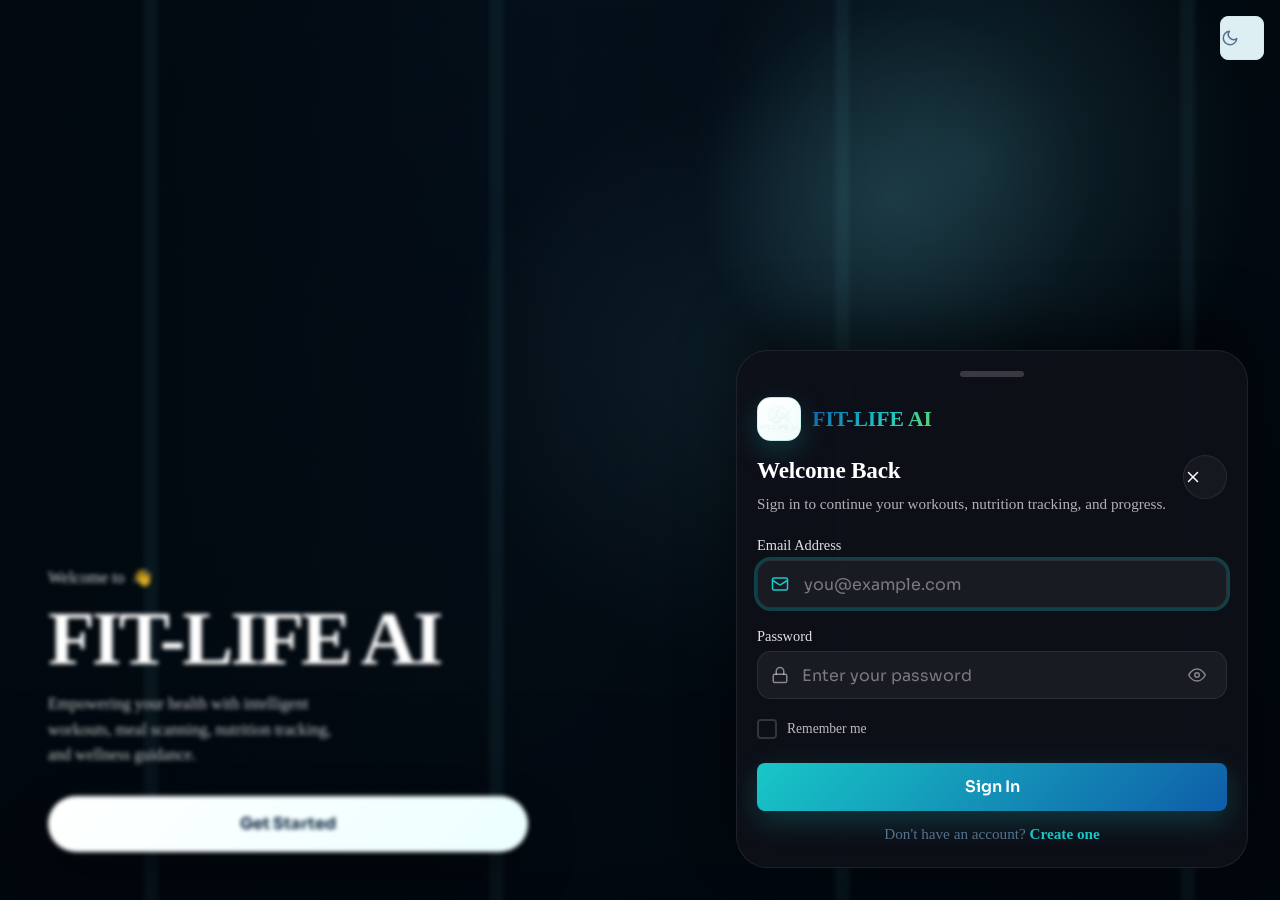
<file: trainers.html>
<!DOCTYPE html>
<html lang="en">
<head>
  <meta charset="UTF-8">
  <meta name="viewport" content="width=device-width, initial-scale=1.0">
  <meta name="description" content="FitLife Trainers — Find local fitness trainers by location and specialization.">
  <title>Trainers — FitLife</title>

  <link rel="stylesheet" href="css/main.css">
  <link rel="stylesheet" href="css/components.css">
  <link rel="stylesheet" href="css/forms.css">
  <link rel="stylesheet" href="css/dashboard.css">
  <link rel="stylesheet" href="css/animations.css">
  <link rel="stylesheet" href="css/dark-mode.css">
</head>
<body>
  <div id="sidebar-overlay" class="sidebar-overlay"></div>

  <aside id="sidebar" class="sidebar">
    <a href="dashboard.html" class="sidebar-logo"><div class="sidebar-logo-icon" aria-hidden="true"></div><span class="sidebar-logo-text">FitLife</span></a>
    <nav class="sidebar-nav">
      <span class="nav-section">Main</span>
      <a href="dashboard.html" class="nav-link"><svg width="20" height="20" viewBox="0 0 24 24" fill="none" stroke="currentColor" stroke-width="2" stroke-linecap="round" stroke-linejoin="round"><rect x="3" y="3" width="7" height="7"/><rect x="14" y="3" width="7" height="7"/><rect x="14" y="14" width="7" height="7"/><rect x="3" y="14" width="7" height="7"/></svg><span class="nav-label">Dashboard</span></a>
      <a href="profile.html" class="nav-link"><svg width="20" height="20" viewBox="0 0 24 24" fill="none" stroke="currentColor" stroke-width="2" stroke-linecap="round" stroke-linejoin="round"><path d="M20 21v-2a4 4 0 0 0-4-4H8a4 4 0 0 0-4 4v2"/><circle cx="12" cy="7" r="4"/></svg><span class="nav-label">Health Profile</span></a>
      <span class="nav-section">Tracking</span>
      <a href="tracker.html" class="nav-link"><svg width="20" height="20" viewBox="0 0 24 24" fill="none" stroke="currentColor" stroke-width="2" stroke-linecap="round" stroke-linejoin="round"><path d="M12 20V10"/><path d="M18 20V4"/><path d="M6 20v-4"/></svg><span class="nav-label">Activity Tracker</span></a>
      <a href="food-scanner.html" class="nav-link"><svg width="20" height="20" viewBox="0 0 24 24" fill="none" stroke="currentColor" stroke-width="2" stroke-linecap="round" stroke-linejoin="round"><circle cx="11" cy="11" r="8"/><path d="m21 21-4.35-4.35"/></svg><span class="nav-label">Food Scanner</span></a>
      <a href="workout.html" class="nav-link"><svg width="20" height="20" viewBox="0 0 24 24" fill="none" stroke="currentColor" stroke-width="2" stroke-linecap="round" stroke-linejoin="round"><path d="M14.4 14.4 9.6 9.6"/><path d="M18.657 21.485a2 2 0 1 1-2.829-2.828l-1.767-1.768a2 2 0 1 1-2.829-2.829l-1.767-1.767a2 2 0 1 1-2.829-2.829L4.869 7.697a2 2 0 1 1 2.828-2.829l1.768 1.768a2 2 0 1 1 2.828 2.829l1.768 1.767a2 2 0 1 1 2.828 2.829l1.768 1.767a2 2 0 0 1 0 2.828z"/></svg><span class="nav-label">Workout</span></a>
      <span class="nav-section">Intelligence</span>
      <a href="recommendations.html" class="nav-link"><svg width="20" height="20" viewBox="0 0 24 24" fill="none" stroke="currentColor" stroke-width="2" stroke-linecap="round" stroke-linejoin="round"><polygon points="12 2 15.09 8.26 22 9.27 17 14.14 18.18 21.02 12 17.77 5.82 21.02 7 14.14 2 9.27 8.91 8.26 12 2"/></svg><span class="nav-label">Recommendations</span></a>
      <a href="ai-planner.html" class="nav-link"><svg width="20" height="20" viewBox="0 0 24 24" fill="none" stroke="currentColor" stroke-width="2" stroke-linecap="round" stroke-linejoin="round"><path d="M12 8V4H8"/><rect x="8" y="2" width="8" height="4" rx="1" ry="1"/><path d="M16 4v4"/><path d="M6 10v10a2 2 0 0 0 2 2h8a2 2 0 0 0 2-2V10"/><path d="M4 10h16"/><path d="M10 14h4"/><path d="M10 18h4"/></svg><span class="nav-label">AI Planner</span></a>
      <a href="progress.html" class="nav-link"><svg width="20" height="20" viewBox="0 0 24 24" fill="none" stroke="currentColor" stroke-width="2" stroke-linecap="round" stroke-linejoin="round"><line x1="12" y1="20" x2="12" y2="10"/><line x1="18" y1="20" x2="18" y2="4"/><line x1="6" y1="20" x2="6" y2="16"/></svg><span class="nav-label">Progress</span></a>
      <span class="nav-section">Connect</span>
      <a href="trainers.html" class="nav-link active"><svg width="20" height="20" viewBox="0 0 24 24" fill="none" stroke="currentColor" stroke-width="2" stroke-linecap="round" stroke-linejoin="round"><path d="M16 21v-2a4 4 0 0 0-4-4H6a4 4 0 0 0-4 4v2"/><circle cx="9" cy="7" r="4"/><path d="M22 21v-2a4 4 0 0 0-3-3.87"/><path d="M16 3.13a4 4 0 0 1 0 7.75"/></svg><span class="nav-label">Trainers</span></a>
      <a href="doctors.html" class="nav-link"><svg width="20" height="20" viewBox="0 0 24 24" fill="none" stroke="currentColor" stroke-width="2" stroke-linecap="round" stroke-linejoin="round"><path d="M22 12h-4l-3 9L9 3l-3 9H2"/></svg><span class="nav-label">Doctors</span></a>
      <a href="reminders.html" class="nav-link"><svg width="20" height="20" viewBox="0 0 24 24" fill="none" stroke="currentColor" stroke-width="2" stroke-linecap="round" stroke-linejoin="round"><path d="M6 8a6 6 0 0 1 12 0c0 7 3 9 3 9H3s3-2 3-9"/><path d="M10.3 21a1.94 1.94 0 0 0 3.4 0"/></svg><span class="nav-label">Reminders</span></a>
    </nav>
    <div class="sidebar-user" id="sidebar-user">
      <div class="avatar" id="user-avatar">U</div>
      <div class="sidebar-user-info"><div class="sidebar-user-name" id="user-name">User</div><div class="sidebar-user-email" id="user-email">user@email.com</div></div>
      <button id="logout-btn" class="sidebar-logout" data-tooltip="Logout" aria-label="Logout"><svg width="18" height="18" viewBox="0 0 24 24" fill="none" stroke="currentColor" stroke-width="2" stroke-linecap="round" stroke-linejoin="round"><path d="M9 21H5a2 2 0 0 1-2-2V5a2 2 0 0 1 2-2h4"/><polyline points="16 17 21 12 16 7"/><line x1="21" y1="12" x2="9" y2="12"/></svg></button>
    </div>
  </aside>

  <div class="main-wrap">
    <header class="topbar">
      <div class="topbar-left">
        <button id="hamburger" class="hamburger" aria-label="Toggle menu"><svg width="22" height="22" viewBox="0 0 24 24" fill="none" stroke="currentColor" stroke-width="2" stroke-linecap="round" stroke-linejoin="round"><line x1="3" y1="12" x2="21" y2="12"/><line x1="3" y1="6" x2="21" y2="6"/><line x1="3" y1="18" x2="21" y2="18"/></svg></button>
        <h2 class="topbar-title">Find Trainers</h2>
      </div>
      <div class="topbar-right">
        <button id="theme-toggle" class="btn-icon" data-tooltip="Dark Mode" aria-label="Toggle theme"><svg width="18" height="18" viewBox="0 0 24 24" fill="none" stroke="currentColor" stroke-width="2" stroke-linecap="round" stroke-linejoin="round"><path d="M21 12.79A9 9 0 1 1 11.21 3 7 7 0 0 0 21 12.79z"/></svg></button>
      </div>
    </header>

    <main class="page-content">
      <!-- Search -->
      <div class="card mb-3 animate-fade-in-up">
        <div class="card-body" style="display: flex; gap: 12px; flex-wrap: wrap; align-items: flex-end;">
          <div class="form-group" style="flex: 1; min-width: 200px; margin: 0;">
            <label class="form-label" for="trainer-location">📍 Location</label>
            <input type="text" id="trainer-location" class="form-input" placeholder="e.g. Mumbai, Hyderabad">
          </div>
          <div class="form-group" style="min-width: 180px; margin: 0;">
            <label class="form-label" for="trainer-spec">💪 Specialization</label>
            <select id="trainer-spec" class="form-input">
              <option value="">All</option>
              <option value="Weight Loss">Weight Loss</option>
              <option value="Muscle Building">Muscle Building</option>
              <option value="Yoga">Yoga</option>
              <option value="Cardio">Cardio</option>
              <option value="CrossFit">CrossFit</option>
              <option value="Nutrition">Nutrition</option>
            </select>
          </div>
          <button id="search-trainers-btn" class="btn btn-primary btn-sm">🔍 Search</button>
        </div>
      </div>

      <!-- Results -->
      <div id="trainers-container">
        <div class="empty-state" style="padding: 60px 24px;">
          <div class="empty-state-icon">🏋️</div>
          <div class="empty-state-title">Search for trainers</div>
          <p class="empty-state-text">Enter your location to find fitness trainers near you</p>
        </div>
      </div>
    </main>
  </div>

  <script src="js/config.js"></script>
  <script src="js/auth-guard.js"></script>
  <script src="js/utils.js"></script>
  <script src="js/toast.js"></script>
  <script src="js/api.js"></script>
  <script src="js/dark-mode.js"></script>
  <script src="js/sidebar.js"></script>
  <script src="js/trainers.js"></script>
</body>
</html>
</file>
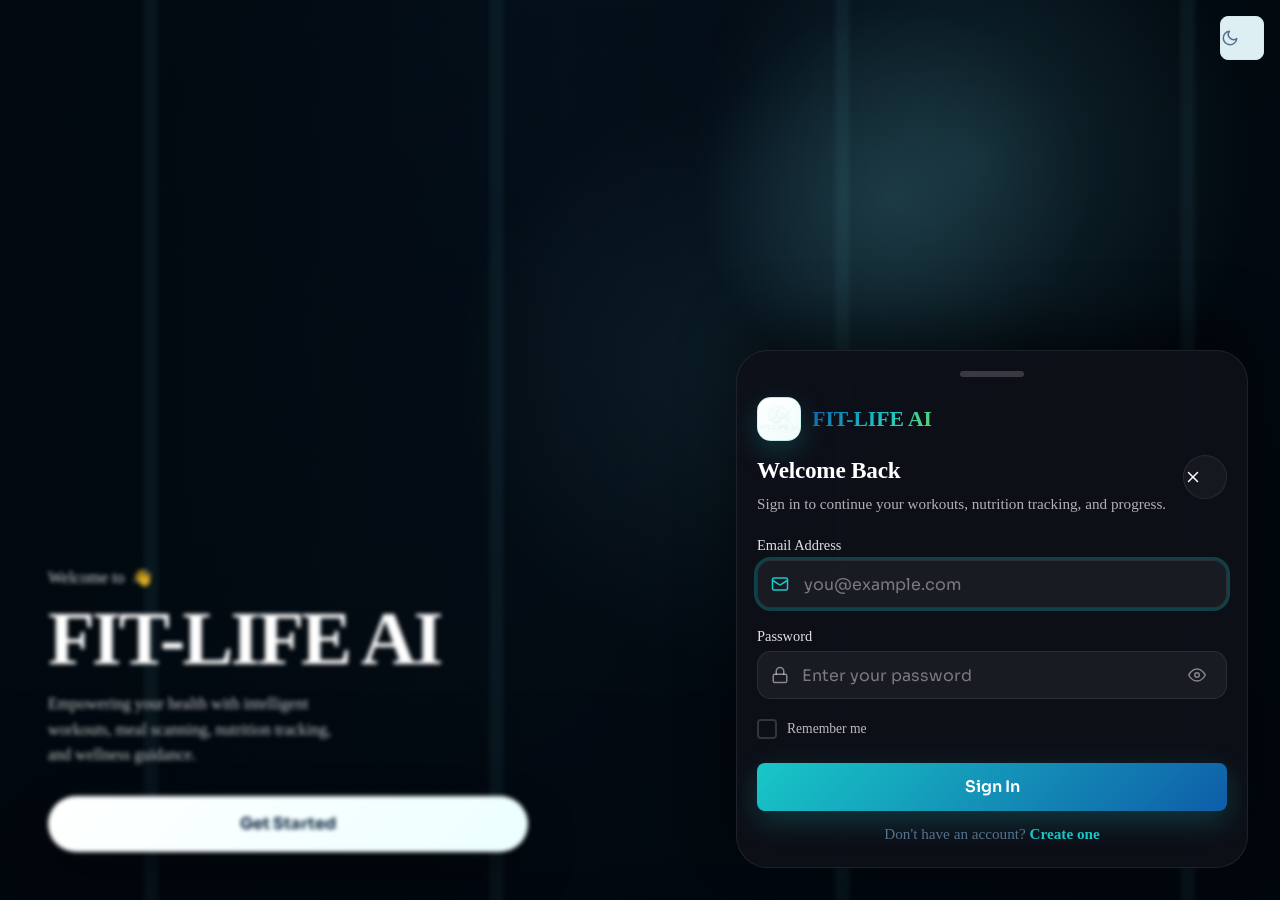
<file: workout.html>
<!DOCTYPE html>
<html lang="en">
<head>
  <meta charset="UTF-8">
  <meta name="viewport" content="width=device-width, initial-scale=1.0">
  <meta name="description" content="FitLife Workout - Profile-driven workout plans with guided sessions, timers, and goal tracking.">
  <title>Workout - FitLife</title>
  <link rel="stylesheet" href="css/main.css">
  <link rel="stylesheet" href="css/components.css">
  <link rel="stylesheet" href="css/forms.css">
  <link rel="stylesheet" href="css/dashboard.css">
  <link rel="stylesheet" href="css/animations.css">
  <link rel="stylesheet" href="css/dark-mode.css">
</head>
<body>
  <div id="sidebar-overlay" class="sidebar-overlay"></div>
  <aside id="sidebar" class="sidebar">
    <a href="dashboard.html" class="sidebar-logo">
      <div class="sidebar-logo-icon" aria-hidden="true"></div>
      <span class="sidebar-logo-text">FitLife</span>
    </a>
    <nav class="sidebar-nav">
      <span class="nav-section">Main</span>
      <a href="dashboard.html" class="nav-link"><span class="nav-label">Dashboard</span></a>
      <a href="profile.html" class="nav-link"><span class="nav-label">Health Profile</span></a>
      <span class="nav-section">Tracking</span>
      <a href="tracker.html" class="nav-link"><span class="nav-label">Activity Tracker</span></a>
      <a href="food-scanner.html" class="nav-link"><span class="nav-label">Food Scanner</span></a>
      <a href="workout.html" class="nav-link active"><span class="nav-label">Workout</span></a>
      <span class="nav-section">Intelligence</span>
      <a href="recommendations.html" class="nav-link"><span class="nav-label">Recommendations</span></a>
      <a href="ai-planner.html" class="nav-link"><span class="nav-label">AI Planner</span></a>
      <a href="progress.html" class="nav-link"><span class="nav-label">Progress</span></a>
      <span class="nav-section">Connect</span>
      <a href="trainers.html" class="nav-link"><span class="nav-label">Trainers</span></a>
      <a href="doctors.html" class="nav-link"><span class="nav-label">Doctors</span></a>
      <a href="reminders.html" class="nav-link"><span class="nav-label">Reminders</span></a>
    </nav>
    <div class="sidebar-user" id="sidebar-user">
      <div class="avatar" id="user-avatar">U</div>
      <div class="sidebar-user-info">
        <div class="sidebar-user-name" id="user-name">User</div>
        <div class="sidebar-user-email" id="user-email">user@email.com</div>
      </div>
      <button id="logout-btn" class="sidebar-logout" aria-label="Logout">Logout</button>
    </div>
  </aside>

  <div class="main-wrap">
    <header class="topbar">
      <div class="topbar-left">
        <button id="hamburger" class="hamburger" aria-label="Toggle menu">Menu</button>
        <h2 class="topbar-title">Workout</h2>
      </div>
      <div class="topbar-right">
        <button id="theme-toggle" class="btn-icon" data-tooltip="Dark Mode" aria-label="Toggle theme">Theme</button>
      </div>
    </header>

    <main class="page-content">
      <section class="card card-glass workout-goal-hero animate-fade-in-up">
        <div class="card-body workout-goal-hero-body">
          <div class="workout-goal-copy">
            <span id="goal-badge" class="badge badge-accent">Goal Plan</span>
            <h1 id="goal-label" class="workout-goal-title">Loading your workout goal...</h1>
            <p id="goal-summary" class="workout-goal-copytext">Building a plan from your latest profile, BMI, body-fat category, and activity level.</p>
            <div class="workout-goal-meta">
              <span id="goal-eta" class="tag tag-accent">Goal ETA --</span>
              <span id="goal-bmi-category" class="tag">BMI --</span>
              <span id="goal-bfp-category" class="tag">BFP --</span>
            </div>
          </div>
          <div class="workout-goal-visual">
            <img id="goal-hero-image" class="workout-goal-image hidden" alt="Workout goal hero">
            <div id="goal-hero-fallback" class="workout-goal-image-fallback">
              <div class="workout-goal-fallback-badge">FIT LIFE</div>
              <div class="workout-goal-fallback-text">Adaptive plan</div>
            </div>
          </div>
        </div>
      </section>

      <section class="card mt-3 animate-fade-in-up delay-1">
        <div class="card-header">
          <span class="card-title">Workout Activity</span>
          <span id="today-plan-badge" class="badge badge-info">Today</span>
        </div>
        <div id="today-plan-head" class="card-body workout-day-header">
          <div>
            <div id="today-plan-title" class="workout-day-summary-title">Loading today's plan...</div>
            <div id="today-plan-meta" class="text-muted workout-day-summary-meta">Fetching your latest exercise plan.</div>
          </div>
        </div>
        <div id="exercises-container" class="card-body workout-activity-list">
          <div class="empty-state">
            <div class="empty-state-icon">Plan</div>
            <div class="empty-state-title">Loading today's workout...</div>
            <p class="empty-state-text">Fetching exercise media, duration, and calorie estimates.</p>
          </div>
        </div>
      </section>

      <section class="card mt-3 animate-fade-in-up delay-1">
        <div class="card-header">
          <span class="card-title">Workout Stats</span>
          <span class="badge badge-accent">Today</span>
        </div>
        <div class="card-body workout-stats-grid">
          <div class="stat-card">
            <div class="stat-label">Exercises</div>
            <div id="stats-exercises" class="stat-value">0</div>
          </div>
          <div class="stat-card">
            <div class="stat-label">Minutes</div>
            <div id="stats-minutes" class="stat-value">0</div>
          </div>
          <div class="stat-card">
            <div class="stat-label">Calories</div>
            <div id="stats-calories" class="stat-value">0</div>
          </div>
        </div>
      </section>

      <section id="timer-section" class="card mt-3 animate-fade-in-up delay-2 hidden">
        <div class="card-header">
          <span class="card-title">Active Timer</span>
          <span id="session-status-badge" class="badge badge-accent">Exercise Time</span>
        </div>
        <div class="card-body workout-active-layout">
          <div class="workout-active-primary">
            <div id="active-exercise-name" class="workout-active-title">Ready to start</div>
            <div id="active-exercise-meta" class="text-muted workout-active-meta">Duration, sets, reps, and calories will show here.</div>
            <div class="workout-timer-display">
              <div id="timer-phase-label" class="workout-timer-phase">Exercise Time</div>
              <div id="timer-display" class="workout-timer-clock">00:00</div>
            </div>
            <div class="workout-session-stats">
              <span id="completed-count" class="tag tag-accent">0 completed</span>
              <span id="duration-so-far" class="tag">0 sec</span>
              <span id="calories-so-far" class="tag">0 kcal</span>
            </div>
          </div>
          <div class="workout-active-secondary">
            <div id="active-media-block" class="workout-media workout-media-large">
              <div class="workout-media-fallback">
                <div class="workout-media-fallback-icon">FIT</div>
                <p>Exercise media will appear here.</p>
              </div>
            </div>
            <div class="workout-next-card">
              <div class="workout-next-label">Next Exercise</div>
              <div id="next-exercise-name" class="workout-next-name">--</div>
              <div id="next-exercise-meta" class="text-muted workout-next-meta">--</div>
            </div>
          </div>
        </div>
      </section>

      <section id="completion-summary" class="card mt-3 animate-fade-in-up delay-2 hidden">
        <div class="card-header">
          <span class="card-title">Workout Complete</span>
          <span class="badge badge-success">Done</span>
        </div>
        <div class="card-body workout-complete-grid">
          <div class="stat-card">
            <div class="stat-label">Goal</div>
            <div id="complete-goal" class="stat-value">--</div>
          </div>
          <div class="stat-card">
            <div class="stat-label">Exercises</div>
            <div id="complete-exercises" class="stat-value">0</div>
          </div>
          <div class="stat-card">
            <div class="stat-label">Minutes</div>
            <div id="complete-minutes" class="stat-value">0</div>
          </div>
          <div class="stat-card">
            <div class="stat-label">Calories</div>
            <div id="complete-calories" class="stat-value">0</div>
          </div>
        </div>
      </section>

      <section class="card mt-3 animate-fade-in-up delay-2">
        <div class="card-header">
          <span class="card-title">Weekly Goal Plan</span>
          <span class="badge badge-accent">Weekly</span>
        </div>
        <div id="weekly-plan-container" class="card-body workout-week-list">
          <div class="empty-state">
            <div class="empty-state-icon">Week</div>
            <div class="empty-state-title">Preparing weekly workout view...</div>
            <p class="empty-state-text">Each day will include focused exercises, duration, and calories.</p>
          </div>
        </div>
      </section>
    </main>
  </div>

  <script src="js/config.js"></script>
  <script src="js/auth-guard.js"></script>
  <script src="js/utils.js"></script>
  <script src="js/toast.js"></script>
  <script src="js/api.js"></script>
  <script src="js/dark-mode.js"></script>
  <script src="js/sidebar.js"></script>
  <script src="js/workout.js"></script>
</body>
</html>
</file>
<file: css/main.css>
/* ──────────────────────────────────────────────────
   main.css — Global Design Tokens, Reset, Typography
   ────────────────────────────────────────────────── */

/* ─── Google Fonts ─── */
@import url('https://fonts.googleapis.com/css2?family=Sora:wght@300;400;500;600;700&family=DM+Mono:wght@400;500&display=swap');

/* ─── CSS Variables (Light Mode) ─── */
:root {
  /* Core Colors */
  --bg:             #edf7f8;
  --bg-alt:         #ddeff3;
  --card:           #ffffff;
  --card-hover:     #f5fbfd;
  --text:           #12365d;
  --text-muted:     #56708d;
  --text-light:     #88a1b3;

  --brand-blue:     #0f5da8;
  --brand-cyan:     #18c7c7;
  --brand-green:    #66d567;
  --brand-ink:      #0d2742;

  /* Accent Colors */
  --accent:         #18c7c7;
  --accent-hover:   #11b5b5;
  --accent-dark:    #0f5da8;
  --accent-glow:    rgba(24, 199, 199, 0.28);
  --accent-subtle:  rgba(24, 199, 199, 0.1);

  /* Semantic Colors */
  --danger:         #ff6b6b;
  --danger-bg:      rgba(255, 107, 107, 0.1);
  --warning:        #ffd93d;
  --warning-bg:     rgba(255, 217, 61, 0.1);
  --success:        #66d567;
  --success-bg:     rgba(102, 213, 103, 0.12);
  --info:           #0f5da8;
  --info-bg:        rgba(15, 93, 168, 0.12);

  /* Borders & Shadows */
  --border:         #d7e8ef;
  --border-light:   #ecf6f8;
  --shadow-sm:      0 2px 8px rgba(0, 0, 0, 0.04);
  --shadow:         0 8px 28px rgba(15, 45, 78, 0.08);
  --shadow-lg:      0 18px 44px rgba(15, 45, 78, 0.14);
  --shadow-accent:  0 10px 28px rgba(24, 199, 199, 0.22);

  /* Glass Effect */
  --glass-bg:       rgba(255, 255, 255, 0.7);
  --glass-border:   rgba(255, 255, 255, 0.3);
  --glass-blur:     12px;

  /* Typography */
  --font-main:      'Sora', -apple-system, BlinkMacSystemFont, 'Segoe UI', Roboto, sans-serif;
  --font-mono:      'DM Mono', 'Fira Code', 'Consolas', monospace;

  /* Spacing */
  --radius:         14px;
  --radius-sm:      8px;
  --radius-lg:      20px;
  --radius-full:    9999px;

  /* Layout */
  --sidebar-w:      260px;
  --sidebar-collapsed-w: 72px;
  --header-h:       64px;
  --page-max-w:     1400px;

  /* Transitions */
  --transition:     all 0.3s cubic-bezier(0.4, 0, 0.2, 1);
  --transition-fast: all 0.15s ease;
  --transition-slow: all 0.5s cubic-bezier(0.4, 0, 0.2, 1);
}

/* ─── Dark Mode Overrides ─── */
[data-theme="dark"] {
  --bg:             #07111d;
  --bg-alt:         #0d1c2d;
  --card:           #0f1f33;
  --card-hover:     #152841;
  --text:           #effafc;
  --text-muted:     #8fb6c2;
  --text-light:     #567789;
  --border:         #19344f;
  --border-light:   #12263c;
  --shadow-sm:      0 2px 8px rgba(0, 0, 0, 0.2);
  --shadow:         0 10px 28px rgba(0, 0, 0, 0.42);
  --shadow-lg:      0 18px 46px rgba(0, 0, 0, 0.56);
  --glass-bg:       rgba(11, 25, 40, 0.78);
  --glass-border:   rgba(26, 52, 79, 0.55);
}

/* ─── Reset ─── */
*,
*::before,
*::after {
  box-sizing: border-box;
  margin: 0;
  padding: 0;
}

html {
  scroll-behavior: smooth;
  -webkit-font-smoothing: antialiased;
  -moz-osx-font-smoothing: grayscale;
  overflow-x: hidden;
}

body {
  font-family: var(--font-main);
  background: var(--bg);
  color: var(--text);
  line-height: 1.6;
  font-size: 16px;
  min-height: 100vh;
  overflow-x: hidden;
  transition: background 0.3s ease, color 0.3s ease;
}

body,
button,
input,
select,
textarea {
  font: inherit;
}

main,
section,
div,
article {
  min-width: 0;
}

/* ─── Typography ─── */
h1, h2, h3, h4, h5, h6 {
  font-weight: 600;
  line-height: 1.3;
  color: var(--text);
}

h1 { font-size: 2rem; letter-spacing: -0.02em; }
h2 { font-size: 1.5rem; letter-spacing: -0.01em; }
h3 { font-size: 1.25rem; }
h4 { font-size: 1.1rem; }
h5 { font-size: 0.95rem; }
h6 { font-size: 0.85rem; text-transform: uppercase; letter-spacing: 0.05em; color: var(--text-muted); }

p {
  color: var(--text-muted);
  line-height: 1.7;
}

a {
  color: var(--accent);
  text-decoration: none;
  transition: var(--transition-fast);
}

a:hover {
  color: var(--accent-hover);
}

strong { font-weight: 600; }

small {
  font-size: 0.85em;
  color: var(--text-muted);
}

code {
  font-family: var(--font-mono);
  font-size: 0.9em;
  background: var(--bg-alt);
  padding: 2px 6px;
  border-radius: 4px;
}

/* ─── Links ─── */
img { max-width: 100%; height: auto; display: block; }
svg { max-width: 100%; display: block; }
ul, ol { list-style: none; }

/* ─── Selection ─── */
::selection {
  background: var(--accent);
  color: #fff;
}

/* ─── Scrollbar ─── */
::-webkit-scrollbar {
  width: 6px;
  height: 6px;
}

::-webkit-scrollbar-track {
  background: transparent;
}

::-webkit-scrollbar-thumb {
  background: var(--border);
  border-radius: 3px;
}

::-webkit-scrollbar-thumb:hover {
  background: var(--text-muted);
}

/* ─── Utility Classes ─── */
.text-center { text-align: center; }
.text-right { text-align: right; }
.text-muted { color: var(--text-muted) !important; }
.text-accent { color: var(--accent) !important; }
.text-danger { color: var(--danger) !important; }
.text-success { color: var(--success) !important; }
.text-warning { color: var(--warning) !important; }

.font-mono { font-family: var(--font-mono); }
.font-bold { font-weight: 600; }
.font-light { font-weight: 300; }

.mt-1 { margin-top: 8px; }
.mt-2 { margin-top: 16px; }
.mt-3 { margin-top: 24px; }
.mt-4 { margin-top: 32px; }
.mb-1 { margin-bottom: 8px; }
.mb-2 { margin-bottom: 16px; }
.mb-3 { margin-bottom: 24px; }
.mb-4 { margin-bottom: 32px; }

.gap-1 { gap: 8px; }
.gap-2 { gap: 16px; }
.gap-3 { gap: 24px; }

.flex { display: flex; }
.flex-col { flex-direction: column; }
.items-center { align-items: center; }
.justify-between { justify-content: space-between; }
.justify-center { justify-content: center; }
.flex-wrap { flex-wrap: wrap; }
.flex-1 { flex: 1; }

.grid { display: grid; }
.grid-2,
.grid-3,
.grid-4 { grid-template-columns: 1fr; }

.hidden { display: none !important; }
.sr-only {
  position: absolute;
  width: 1px;
  height: 1px;
  overflow: hidden;
  clip: rect(0, 0, 0, 0);
  white-space: nowrap;
  border: 0;
}

/* ─── Focus Visible ─── */
:focus-visible {
  outline: 2px solid var(--accent);
  outline-offset: 2px;
}

/* ─── Responsive Helpers ─── */
@media (max-width: 768px) {
  .hide-mobile { display: none !important; }
}

@media (min-width: 769px) {
  .hide-desktop { display: none !important; }
  .grid-2 { grid-template-columns: repeat(2, minmax(0, 1fr)); }
  .grid-3 { grid-template-columns: repeat(3, minmax(0, 1fr)); }
  .grid-4 { grid-template-columns: repeat(4, minmax(0, 1fr)); }
}

@media (min-width: 1024px) {
  h1 { font-size: 2.25rem; }
  h2 { font-size: 1.65rem; }
}
</file>
<file: css/components.css>
/* ──────────────────────────────────────────────────
   components.css — Reusable UI Components
   ────────────────────────────────────────────────── */

/* ═══════════  CARDS  ═══════════ */
.card {
  background: var(--card);
  border: 1px solid var(--border);
  border-radius: var(--radius);
  box-shadow: var(--shadow-sm);
  transition: var(--transition);
  overflow: hidden;
}

.card:hover {
  box-shadow: var(--shadow);
  border-color: var(--accent);
}

.card-header {
  display: flex;
  align-items: center;
  justify-content: space-between;
  padding: 20px 24px 0;
}

.card-title {
  font-size: 0.85rem;
  font-weight: 500;
  color: var(--text-muted);
  text-transform: uppercase;
  letter-spacing: 0.05em;
}

.card-body {
  padding: 16px 24px 24px;
}

.card-footer {
  padding: 16px 24px;
  border-top: 1px solid var(--border);
  background: var(--bg-alt);
}

/* Stat Card */
.stat-card {
  padding: 24px;
  display: flex;
  flex-direction: column;
  gap: 8px;
}

.stat-card .stat-label {
  font-size: 0.8rem;
  font-weight: 500;
  color: var(--text-muted);
  text-transform: uppercase;
  letter-spacing: 0.05em;
}

.stat-card .stat-value {
  font-size: 2rem;
  font-weight: 700;
  line-height: 1.1;
  background: linear-gradient(135deg, var(--accent), var(--accent-dark));
  -webkit-background-clip: text;
  -webkit-text-fill-color: transparent;
  background-clip: text;
}

.stat-card .stat-sub {
  font-size: 0.85rem;
  color: var(--text-muted);
}

/* Glass Card */
.card-glass {
  background: var(--glass-bg);
  backdrop-filter: blur(var(--glass-blur));
  -webkit-backdrop-filter: blur(var(--glass-blur));
  border: 1px solid var(--glass-border);
}

/* Gradient Card */
.card-gradient {
  background: linear-gradient(135deg, var(--accent) 0%, #00b4d8 100%);
  color: #fff;
  border: none;
}

.card-gradient .stat-value {
  background: none;
  -webkit-text-fill-color: #fff;
  color: #fff;
}

.card-gradient .stat-label,
.card-gradient .stat-sub,
.card-gradient .card-title {
  color: rgba(255, 255, 255, 0.85);
}

/* ═══════════  BUTTONS  ═══════════ */
.btn {
  display: inline-flex;
  align-items: center;
  justify-content: center;
  gap: 8px;
  padding: 12px 24px;
  font-family: var(--font-main);
  font-size: 0.9rem;
  font-weight: 500;
  border: none;
  border-radius: var(--radius-sm);
  cursor: pointer;
  transition: var(--transition);
  white-space: nowrap;
  text-decoration: none;
  line-height: 1;
  position: relative;
  overflow: hidden;
}

.btn:active {
  transform: scale(0.97);
}

.btn:disabled {
  opacity: 0.6;
  cursor: not-allowed;
  transform: none;
}

/* Primary */
.btn-primary {
  background: linear-gradient(135deg, var(--accent) 0%, var(--accent-dark) 100%);
  color: #fff;
  box-shadow: var(--shadow-accent);
}

.btn-primary:hover:not(:disabled) {
  box-shadow: 0 6px 28px rgba(0, 212, 170, 0.35);
  transform: translateY(-2px);
}

/* Ghost */
.btn-ghost {
  background: transparent;
  color: var(--text);
  border: 1px solid var(--border);
}

.btn-ghost:hover:not(:disabled) {
  background: var(--bg-alt);
  border-color: var(--accent);
  color: var(--accent);
}

/* Danger */
.btn-danger {
  background: var(--danger);
  color: #fff;
}

.btn-danger:hover:not(:disabled) {
  background: #e55a5a;
  transform: translateY(-2px);
}

/* Success */
.btn-success {
  background: var(--success);
  color: #fff;
}

/* Outline */
.btn-outline {
  background: transparent;
  color: var(--accent);
  border: 1.5px solid var(--accent);
}

.btn-outline:hover:not(:disabled) {
  background: var(--accent);
  color: #fff;
}

/* Icon Button */
.btn-icon {
  width: 40px;
  height: 40px;
  padding: 0;
  border-radius: var(--radius-sm);
  background: var(--bg-alt);
  color: var(--text-muted);
  border: 1px solid var(--border);
}

.btn-icon:hover:not(:disabled) {
  background: var(--accent);
  color: #fff;
  border-color: var(--accent);
}

.btn-icon svg {
  width: 18px;
  height: 18px;
}

/* Small */
.btn-sm {
  padding: 8px 16px;
  font-size: 0.8rem;
  border-radius: 6px;
}

/* Large */
.btn-lg {
  padding: 16px 32px;
  font-size: 1rem;
}

/* Full Width */
.btn-block {
  width: 100%;
}

/* ═══════════  BADGES  ═══════════ */
.badge {
  display: inline-flex;
  align-items: center;
  gap: 4px;
  padding: 4px 10px;
  font-size: 0.75rem;
  font-weight: 600;
  border-radius: var(--radius-full);
  text-transform: uppercase;
  letter-spacing: 0.03em;
}

.badge-accent {
  background: var(--accent-subtle);
  color: var(--accent);
}

.badge-danger {
  background: var(--danger-bg);
  color: var(--danger);
}

.badge-warning {
  background: var(--warning-bg);
  color: #b8860b;
}

.badge-success {
  background: var(--success-bg);
  color: #2d8b48;
}

.badge-info {
  background: var(--info-bg);
  color: var(--info);
}

[data-theme="dark"] .badge-warning {
  color: var(--warning);
}

[data-theme="dark"] .badge-success {
  color: var(--success);
}

/* ═══════════  PROGRESS BAR  ═══════════ */
.progress-wrap {
  width: 100%;
  height: 10px;
  background: var(--bg-alt);
  border-radius: var(--radius-full);
  overflow: hidden;
}

.progress-bar {
  height: 100%;
  background: linear-gradient(90deg, var(--accent), var(--accent-dark));
  border-radius: var(--radius-full);
  transition: width 0.8s cubic-bezier(0.4, 0, 0.2, 1);
  animation: progressFill 0.8s ease;
}

.progress-bar-danger {
  background: linear-gradient(90deg, var(--danger), #e55a5a);
}

.progress-bar-warning {
  background: linear-gradient(90deg, var(--warning), #e6c235);
}

.progress-label {
  display: flex;
  justify-content: space-between;
  font-size: 0.85rem;
  color: var(--text-muted);
  margin-top: 6px;
}

/* ═══════════  TOAST  ═══════════ */
.toast-container {
  position: fixed;
  bottom: 24px;
  right: 24px;
  display: flex;
  flex-direction: column;
  gap: 10px;
  z-index: 10000;
  pointer-events: none;
}

.toast {
  background: var(--card);
  border: 1px solid var(--border);
  border-radius: var(--radius-sm);
  padding: 14px 20px;
  display: flex;
  align-items: center;
  gap: 10px;
  box-shadow: var(--shadow-lg);
  transform: translateX(120%);
  opacity: 0;
  transition: all 0.4s cubic-bezier(0.4, 0, 0.2, 1);
  pointer-events: auto;
  max-width: 380px;
  font-size: 0.9rem;
}

.toast.show {
  transform: translateX(0);
  opacity: 1;
}

.toast-icon {
  font-size: 1.2rem;
  flex-shrink: 0;
}

.toast-msg {
  flex: 1;
  color: var(--text);
}

.toast-success { border-left: 4px solid var(--success); }
.toast-error   { border-left: 4px solid var(--danger); }
.toast-warning { border-left: 4px solid var(--warning); }
.toast-info    { border-left: 4px solid var(--info); }

/* ═══════════  MODAL  ═══════════ */
.modal-overlay {
  position: fixed;
  inset: 0;
  background: rgba(0, 0, 0, 0.5);
  backdrop-filter: blur(4px);
  display: flex;
  align-items: center;
  justify-content: center;
  z-index: 5000;
  opacity: 0;
  pointer-events: none;
  transition: opacity 0.3s ease;
}

.modal-overlay.active {
  opacity: 1;
  pointer-events: auto;
}

.modal {
  background: var(--card);
  border-radius: var(--radius-lg);
  box-shadow: var(--shadow-lg);
  width: 90%;
  max-width: 500px;
  max-height: 80vh;
  overflow-y: auto;
  transform: scale(0.9);
  transition: transform 0.3s ease;
}

.modal-overlay.active .modal {
  transform: scale(1);
}

.modal-header {
  display: flex;
  align-items: center;
  justify-content: space-between;
  padding: 24px 24px 0;
}

.modal-body {
  padding: 24px;
}

.modal-footer {
  padding: 16px 24px;
  border-top: 1px solid var(--border);
  display: flex;
  justify-content: flex-end;
  gap: 12px;
}

/* ═══════════  TABS  ═══════════ */
.tab-bar {
  display: flex;
  gap: 4px;
  background: var(--bg-alt);
  border-radius: var(--radius-sm);
  padding: 4px;
  overflow-x: auto;
  scrollbar-width: none;
  -ms-overflow-style: none;
}

.tab-bar::-webkit-scrollbar {
  display: none;
}

.tab-btn {
  flex: 0 0 auto;
  min-width: max-content;
  padding: 10px 16px;
  border: none;
  background: transparent;
  color: var(--text-muted);
  font-family: var(--font-main);
  font-size: 0.85rem;
  font-weight: 500;
  border-radius: 6px;
  cursor: pointer;
  transition: var(--transition-fast);
  white-space: nowrap;
}

.tab-btn:hover {
  color: var(--text);
}

.tab-btn.active {
  background: var(--card);
  color: var(--accent);
  box-shadow: var(--shadow-sm);
}

.tab-content {
  display: none;
  animation: fadeIn 0.3s ease;
}

.tab-content.active {
  display: block;
}

/* ═══════════  AVATAR  ═══════════ */
.avatar {
  width: 40px;
  height: 40px;
  border-radius: 50%;
  background: linear-gradient(135deg, var(--accent), #00b4d8);
  color: #fff;
  display: flex;
  align-items: center;
  justify-content: center;
  font-weight: 600;
  font-size: 0.9rem;
  flex-shrink: 0;
}

.avatar-sm { width: 32px; height: 32px; font-size: 0.75rem; }
.avatar-lg { width: 56px; height: 56px; font-size: 1.2rem; }

/* ═══════════  EMPTY STATE  ═══════════ */
.empty-state {
  display: flex;
  flex-direction: column;
  align-items: center;
  justify-content: center;
  padding: 48px 24px;
  text-align: center;
  color: var(--text-muted);
}

.empty-state-icon {
  font-size: 3rem;
  margin-bottom: 16px;
  opacity: 0.5;
}

.empty-state-title {
  font-size: 1.1rem;
  font-weight: 600;
  color: var(--text);
  margin-bottom: 8px;
}

.empty-state-text {
  max-width: 360px;
  font-size: 0.9rem;
  line-height: 1.6;
}

/* ═══════════  DIVIDER  ═══════════ */
.divider {
  display: flex;
  align-items: center;
  gap: 16px;
  color: var(--text-muted);
  font-size: 0.85rem;
  margin: 24px 0;
}

.divider::before,
.divider::after {
  content: '';
  flex: 1;
  height: 1px;
  background: var(--border);
}

/* ═══════════  TOOLTIP  ═══════════ */
[data-tooltip] {
  position: relative;
}

[data-tooltip]::after {
  content: attr(data-tooltip);
  position: absolute;
  bottom: calc(100% + 8px);
  left: 50%;
  transform: translateX(-50%) translateY(4px);
  padding: 6px 12px;
  background: var(--text);
  color: var(--bg);
  font-size: 0.75rem;
  border-radius: 6px;
  white-space: nowrap;
  opacity: 0;
  pointer-events: none;
  transition: all 0.2s ease;
}

[data-tooltip]:hover::after {
  opacity: 1;
  transform: translateX(-50%) translateY(0);
}

/* ═══════════  TAG  ═══════════ */
.tag {
  display: inline-flex;
  align-items: center;
  gap: 4px;
  padding: 4px 12px;
  background: var(--bg-alt);
  color: var(--text-muted);
  font-size: 0.8rem;
  border-radius: var(--radius-full);
  border: 1px solid var(--border);
}

.tag-accent {
  background: var(--accent-subtle);
  color: var(--accent);
  border-color: transparent;
}

/* ═══════════  RESPONSIVE ═══════════ */
@media (max-width: 480px) {
  .toast-container {
    left: 16px;
    right: 16px;
    bottom: 16px;
  }

  .toast {
    max-width: none;
  }

  .modal {
    width: 95%;
    max-height: 85vh;
  }
}

/* ═══════════  LOG ITEMS (Tracker)  ═══════════ */
.log-item {
  display: flex;
  align-items: center;
  gap: 16px;
  padding: 14px 0;
  border-bottom: 1px solid var(--border);
}

.log-item:last-child {
  border-bottom: none;
}

.log-item-icon {
  font-size: 1.4rem;
  flex-shrink: 0;
  width: 40px;
  height: 40px;
  display: flex;
  align-items: center;
  justify-content: center;
  background: var(--bg-alt);
  border-radius: var(--radius-sm);
}

.log-item-media {
  overflow: hidden;
  padding: 0;
}

.log-item-image {
  width: 100%;
  height: 100%;
  object-fit: cover;
  display: block;
}

.log-item-info {
  flex: 1;
}

.log-item-title {
  font-weight: 600;
  color: var(--text);
  font-size: 0.95rem;
}

.log-item-meta {
  font-size: 0.8rem;
  color: var(--text-muted);
  margin-top: 2px;
}

/* ═══════════  DIET GRID (Recommendations)  ═══════════ */
.diet-grid {
  display: grid;
  grid-template-columns: repeat(auto-fill, minmax(280px, 1fr));
  gap: 16px;
}

.diet-card {
  border: 1px solid var(--border);
}

/* ═══════════  WORKOUT WEEK GRID  ═══════════ */
.workout-week-grid {
  display: grid;
  grid-template-columns: repeat(auto-fill, minmax(200px, 1fr));
  gap: 12px;
}

.workout-day-card {
  border: 1px solid var(--border);
}

.workout-day-card.card-today {
  border-color: var(--accent);
  box-shadow: 0 0 0 2px var(--accent-subtle);
}

.exercise-list {
  display: flex;
  flex-direction: column;
  gap: 8px;
}

.exercise-item {
  padding: 8px 12px;
  background: var(--bg-alt);
  border-radius: 6px;
  border-left: 3px solid var(--accent);
}

/* ═══════════  TIPS  ═══════════ */
.tips-grid {
  display: flex;
  flex-direction: column;
  gap: 12px;
}

.tip-item {
  display: flex;
  align-items: flex-start;
  gap: 12px;
  padding: 12px 16px;
  background: var(--bg-alt);
  border-radius: var(--radius-sm);
  border-left: 3px solid var(--accent);
}

.tip-icon {
  font-size: 1.2rem;
  flex-shrink: 0;
}

.tip-text {
  font-size: 0.9rem;
  color: var(--text);
  line-height: 1.6;
}

/* ═══════════  CHAT INTERFACE (AI Planner)  ═══════════ */
.chat-container {
  display: flex;
  flex-direction: column;
  gap: 16px;
  flex: 1 1 auto;
  overflow-y: auto;
  min-height: 0;
  padding: 12px 0 24px;
  scroll-padding-bottom: 180px;
}

.chat-bubble {
  display: flex;
  gap: 12px;
  max-width: 84%;
  align-items: flex-start;
}

.chat-bubble.chat-user {
  align-self: flex-end;
  flex-direction: row-reverse;
}

.chat-bubble.chat-ai {
  align-self: flex-start;
}

.chat-avatar {
  width: 36px;
  height: 36px;
  border-radius: 50%;
  background: linear-gradient(135deg, var(--accent), #00b4d8);
  display: flex;
  align-items: center;
  justify-content: center;
  font-size: 1.1rem;
  flex-shrink: 0;
}

.chat-avatar-user {
  width: 36px;
  height: 36px;
  border-radius: 50%;
  background: linear-gradient(135deg, #7c5cfc, #00b4d8);
  color: #fff;
  display: flex;
  align-items: center;
  justify-content: center;
  font-weight: 600;
  font-size: 0.9rem;
  flex-shrink: 0;
}

.chat-content {
  background: var(--card);
  border: 1px solid var(--border);
  border-radius: 16px 16px 16px 4px;
  padding: 12px 16px;
  box-shadow: var(--shadow-sm);
  min-width: 0;
  max-width: 100%;
}

.chat-content-user {
  background: linear-gradient(135deg, var(--accent) 0%, var(--accent-dark) 100%);
  border: none;
  border-radius: 16px 16px 4px 16px;
  color: #fff;
  min-width: 120px;
}

.chat-content-user .chat-text {
  color: #fff;
}

.chat-content-user .chat-time {
  color: rgba(255, 255, 255, 0.7);
}

.chat-text {
  font-size: 0.95rem;
  line-height: 1.6;
  color: var(--text);
  word-wrap: break-word;
  overflow-wrap: anywhere;
}

.chat-text ul {
  margin: 8px 0;
  padding-left: 20px;
}

.chat-text li {
  margin-bottom: 4px;
}

.chat-time {
  font-size: 0.7rem;
  color: var(--text-muted);
  margin-top: 6px;
}

.chat-provider {
  margin-top: 8px;
  font-size: 0.72rem;
  color: var(--text-light);
  letter-spacing: 0.04em;
}

.chat-suggestions {
  display: flex;
  flex-wrap: nowrap;
  overflow-x: auto;
  gap: 8px;
  margin-top: 10px;
  padding-bottom: 2px;
  scrollbar-width: thin;
}

.chat-suggestion-chip {
  min-height: 36px;
  flex: 0 0 auto;
  width: auto;
  padding: 8px 12px;
  border-radius: 999px;
  border: 1px solid var(--border);
  background: var(--bg-alt);
  color: var(--text);
  font-size: 0.8rem;
  font-weight: 600;
  cursor: pointer;
  transition: var(--transition-fast);
}

.chat-suggestion-chip:hover {
  border-color: var(--accent);
  color: var(--accent-dark);
  background: var(--accent-subtle);
}

.chat-suggestions-breakfast .chat-suggestion-chip,
.chat-suggestions-lunch .chat-suggestion-chip,
.chat-suggestions-dinner .chat-suggestion-chip,
.chat-suggestions-snack .chat-suggestion-chip {
  background: rgba(102, 213, 103, 0.12);
}

.chat-suggestions-workout .chat-suggestion-chip {
  background: rgba(15, 93, 168, 0.14);
}

.chat-suggestions-progress .chat-suggestion-chip,
.chat-suggestions-body_metrics .chat-suggestion-chip {
  background: rgba(24, 199, 199, 0.14);
}

.chat-suggestions-hydration .chat-suggestion-chip,
.chat-suggestions-recovery .chat-suggestion-chip {
  background: rgba(255, 217, 61, 0.14);
}

.chat-input-area {
  flex-shrink: 0;
  position: sticky;
  bottom: calc(76px + env(safe-area-inset-bottom, 0px));
  z-index: 10;
  padding-top: 14px;
  padding-bottom: 6px;
  background: linear-gradient(180deg, rgba(7, 8, 22, 0) 0%, rgba(7, 8, 22, 0.92) 26%, rgba(7, 8, 22, 0.98) 100%);
}

.ai-planner-page {
  display: flex;
  flex-direction: column;
  min-height: calc(100vh - var(--header-h));
  height: calc(100vh - var(--header-h));
  gap: 12px;
  padding-bottom: 110px;
}

.ai-planner-topbar-right {
  gap: 10px;
}

.ai-voice-toggle {
  font-size: 0.85rem;
  color: var(--text-muted);
  white-space: nowrap;
}

.chat-composer-card {
  margin: 0;
  border-radius: 22px;
  backdrop-filter: blur(10px);
}

.chat-composer-body {
  display: grid;
  grid-template-columns: 52px minmax(0, 1fr) auto;
  gap: 10px;
  align-items: center;
  padding: 14px 14px 14px 16px;
}

.chat-composer-icon {
  width: 48px;
  height: 48px;
  min-width: 48px;
}

.chat-input-field {
  min-height: 52px;
  margin: 0;
  padding: 0 16px;
  font-size: 1rem;
  line-height: 1.4;
  text-align: left;
}

.chat-input-field::placeholder {
  color: var(--text-light);
}

.chat-send-btn {
  min-height: 48px;
  padding-inline: 18px;
  display: inline-flex;
  align-items: center;
  justify-content: center;
  gap: 8px;
}

/* Typing Dots */
.typing-dots {
  display: flex;
  gap: 4px;
  padding: 4px 0;
}

.typing-dots span {
  width: 8px;
  height: 8px;
  background: var(--text-muted);
  border-radius: 50%;
  animation: typingBounce 1.4s infinite ease-in-out;
}

.typing-dots span:nth-child(2) { animation-delay: 0.2s; }
.typing-dots span:nth-child(3) { animation-delay: 0.4s; }

@keyframes typingBounce {
  0%, 80%, 100% { transform: scale(0.6); opacity: 0.4; }
  40% { transform: scale(1); opacity: 1; }
}

/* ═══════════  REMINDERS  ═══════════ */
.reminder-item {
  display: flex;
  align-items: center;
  justify-content: space-between;
  gap: 16px;
  padding: 16px 0;
  border-bottom: 1px solid var(--border);
}

.reminder-item:last-child {
  border-bottom: none;
}

.reminder-item-left {
  display: flex;
  align-items: center;
  gap: 16px;
  flex: 1;
  min-width: 0;
}

.reminder-icon {
  font-size: 1.5rem;
  flex-shrink: 0;
  width: 44px;
  height: 44px;
  display: flex;
  align-items: center;
  justify-content: center;
  background: var(--bg-alt);
  border-radius: var(--radius-sm);
}

.reminder-info {
  flex: 1;
  min-width: 0;
}

.reminder-message {
  font-weight: 600;
  color: var(--text);
  font-size: 0.95rem;
  margin-bottom: 6px;
}

.reminder-meta {
  display: flex;
  align-items: center;
  gap: 8px;
  flex-wrap: wrap;
  font-size: 0.8rem;
}

/* ═══════════  PAGE HEADER  ═══════════ */
.page-header {
  display: flex;
  align-items: center;
  justify-content: space-between;
  margin-bottom: 24px;
  flex-wrap: wrap;
  gap: 16px;
}

.page-title {
  font-size: 1.5rem;
  font-weight: 700;
  color: var(--text);
}

.page-subtitle {
  font-size: 0.9rem;
  color: var(--text-muted);
  margin-top: 4px;
}

/* ═══════════  GRID HELPERS  ═══════════ */
.grid {
  display: grid;
  gap: 16px;
}

.grid-2 { grid-template-columns: repeat(2, 1fr); }
.grid-3 { grid-template-columns: repeat(3, 1fr); }
.grid-4 { grid-template-columns: repeat(4, 1fr); }

.card-grid { display: grid; gap: 16px; }
.card-grid-2 { grid-template-columns: repeat(2, 1fr); }
.card-grid-3 { grid-template-columns: repeat(3, 1fr); }
.card-grid-4 { grid-template-columns: repeat(4, 1fr); }

/* ═══════════  UTILITY HELPERS  ═══════════ */
.flex { display: flex; }
.flex-wrap { flex-wrap: wrap; }
.items-center { align-items: center; }
.gap-2 { gap: 12px; }
.gap-3 { gap: 16px; }
.mb-1 { margin-bottom: 8px; }
.mb-2 { margin-bottom: 16px; }
.mb-3 { margin-bottom: 24px; }
.mt-2 { margin-top: 16px; }
.text-center { text-align: center; }
.text-muted { color: var(--text-muted); }

/* ═══════════  FOOD RESULT HOVER  ═══════════ */
.food-result-item:hover {
  background: var(--bg-alt);
}

.food-result-item:last-child {
  border-bottom: none;
}

/* ═══════════  RESPONSIVE GRIDS  ═══════════ */
@media (max-width: 1024px) {
  .card-grid-4 { grid-template-columns: repeat(2, 1fr); }
  .card-grid-3 { grid-template-columns: repeat(2, 1fr); }
  .grid-4 { grid-template-columns: repeat(2, 1fr); }
  .grid-3 { grid-template-columns: repeat(2, 1fr); }
}

@media (max-width: 768px) {
  .card-grid-2 { grid-template-columns: 1fr; }
  .card-grid-3 { grid-template-columns: 1fr; }
  .card-grid-4 { grid-template-columns: repeat(2, 1fr); }
  .grid-2 { grid-template-columns: 1fr; }
  .grid-3 { grid-template-columns: 1fr; }
  .grid-4 { grid-template-columns: repeat(2, 1fr); }
  .workout-week-grid { grid-template-columns: repeat(2, 1fr); }
  .diet-grid { grid-template-columns: 1fr; }
  .chat-bubble { max-width: 95%; }
  .ai-voice-toggle { display: none; }
  .ai-planner-page { padding-top: 8px; padding-bottom: 132px; }
  .chat-bubble.chat-ai { max-width: 85%; }
  .chat-bubble.chat-user { max-width: 82%; }
  .chat-avatar,
  .chat-avatar-user { width: 32px; height: 32px; font-size: 0.82rem; }
  .chat-content { padding: 12px 14px; }
  .chat-content-user { min-width: 128px; }
  .chat-text { font-size: 0.94rem; line-height: 1.55; }
  .chat-time,
  .chat-provider { font-size: 0.68rem; }
  .chat-input-area { bottom: calc(84px + env(safe-area-inset-bottom, 0px)); padding-top: 12px; padding-bottom: 8px; }
  .chat-composer-body { grid-template-columns: 48px minmax(0, 1fr) auto; gap: 8px; padding: 12px; }
  .chat-send-btn { min-width: 88px; }
}

@media (max-width: 480px) {
  .card-grid-4 { grid-template-columns: 1fr; }
  .grid-4 { grid-template-columns: 1fr; }
  .workout-week-grid { grid-template-columns: 1fr; }
  .ai-planner-page { padding-inline: 0; padding-bottom: 138px; }
  .chat-container { gap: 14px; padding-top: 8px; padding-bottom: 28px; }
  .chat-bubble { gap: 8px; }
  .chat-bubble.chat-ai { max-width: 86%; }
  .chat-bubble.chat-user { max-width: 84%; }
  .chat-avatar,
  .chat-avatar-user { width: 28px; height: 28px; font-size: 0.78rem; }
  .chat-content { padding: 12px; }
  .chat-content-user { min-width: 112px; }
  .chat-suggestions { gap: 6px; margin-top: 8px; }
  .chat-suggestion-chip { min-height: 34px; padding: 7px 10px; font-size: 0.76rem; }
  .chat-input-area { bottom: calc(82px + env(safe-area-inset-bottom, 0px)); }
  .chat-composer-card { border-radius: 20px; }
  .chat-composer-body { grid-template-columns: 44px minmax(0, 1fr) auto; gap: 8px; padding: 10px; }
  .chat-composer-icon { width: 44px; height: 44px; min-width: 44px; }
  .chat-input-field { min-height: 48px; font-size: 0.96rem; padding-inline: 14px; }
  .chat-send-btn { min-width: 78px; min-height: 44px; padding-inline: 14px; }
}

.scanner-hero-body {
  display: grid;
  grid-template-columns: minmax(0, 1fr) minmax(320px, 540px);
  gap: 20px;
  align-items: stretch;
}

.scanner-copy {
  display: flex;
  flex-direction: column;
  justify-content: center;
  gap: 18px;
}

.scanner-chip {
  display: inline-flex;
  align-items: center;
  gap: 8px;
  padding: 8px 14px;
  border-radius: 999px;
  background: rgba(0, 212, 170, 0.08);
  color: var(--accent);
  font-size: 0.8rem;
  font-weight: 700;
  letter-spacing: 0.05em;
  text-transform: uppercase;
}

.scanner-chip-dot {
  width: 10px;
  height: 10px;
  border-radius: 50%;
  background: var(--accent);
  box-shadow: 0 0 12px rgba(0, 212, 170, 0.45);
}

.scanner-title {
  font-size: clamp(2rem, 6vw, 4.25rem);
  line-height: 0.95;
  font-weight: 800;
  letter-spacing: -0.04em;
}

.scanner-subtitle {
  max-width: 560px;
  font-size: 1rem;
  color: var(--text-muted);
}

.scanner-action-row {
  display: flex;
  gap: 12px;
  flex-wrap: wrap;
}

.scanner-cta {
  min-width: 170px;
}

.scanner-meta-grid {
  display: grid;
  grid-template-columns: repeat(2, minmax(0, 1fr));
  gap: 12px;
}

.scanner-stage {
  position: relative;
  min-height: 520px;
}

.scanner-stage[data-state="analyzing"] .scanner-preview-image,
.scanner-stage[data-state="result"] .scanner-preview-image,
.scanner-stage[data-state="error"] .scanner-preview-image {
  filter: saturate(1.04);
}

.scanner-panel {
  position: absolute;
  inset: 0;
  border-radius: 32px;
  overflow: hidden;
  background: #09121c;
  border: 1px solid rgba(255, 255, 255, 0.08);
  opacity: 0;
  pointer-events: none;
  transform: scale(0.98);
  transition: opacity 0.3s ease, transform 0.3s ease;
}

.scanner-panel-active {
  opacity: 1;
  pointer-events: auto;
  transform: scale(1);
}

.scanner-background,
.scanner-video,
.scanner-preview-image {
  width: 100%;
  height: 100%;
  object-fit: cover;
}

.scanner-background {
  background:
    radial-gradient(circle at top left, rgba(0, 212, 170, 0.18), transparent 34%),
    radial-gradient(circle at bottom right, rgba(0, 180, 216, 0.22), transparent 30%),
    linear-gradient(135deg, rgba(10, 16, 24, 1), rgba(7, 25, 38, 1));
  filter: saturate(1.1);
}

.scanner-grid,
.scanner-vignette,
.scanner-stage-overlay,
.scanner-analyzing {
  position: absolute;
  inset: 0;
}

.scanner-grid {
  background-image:
    linear-gradient(rgba(255, 255, 255, 0.05) 1px, transparent 1px),
    linear-gradient(90deg, rgba(255, 255, 255, 0.05) 1px, transparent 1px);
  background-size: 48px 48px;
  opacity: 0.25;
}

.scanner-vignette {
  background: radial-gradient(circle at center, transparent 32%, rgba(0, 0, 0, 0.45) 100%);
}

.scanner-ripple {
  position: absolute;
  border-radius: 50%;
  border: 1px solid rgba(0, 212, 170, 0.18);
  animation: scannerRipple 5s infinite ease-out;
}

.scanner-ripple-sm {
  width: 180px;
  height: 180px;
  top: 120px;
  left: 90px;
}

.scanner-ripple-md {
  width: 280px;
  height: 280px;
  top: 80px;
  left: 130px;
  animation-delay: 1s;
}

.scanner-ripple-lg {
  width: 380px;
  height: 380px;
  top: 40px;
  left: 80px;
  animation-delay: 2s;
}

.scanner-stage-overlay {
  display: flex;
  align-items: center;
  justify-content: center;
}

.scanner-frame {
  position: relative;
  width: min(70%, 320px);
  aspect-ratio: 1;
  border-radius: 32px;
  border: 1px solid rgba(255, 255, 255, 0.18);
  background: rgba(255, 255, 255, 0.02);
  overflow: hidden;
}

.scanner-frame-live {
  background: rgba(0, 0, 0, 0.08);
}

.scanner-corner {
  position: absolute;
  width: 28px;
  height: 28px;
  border-color: var(--accent);
  border-style: solid;
  border-width: 0;
}

.scanner-corner-tl {
  top: 10px;
  left: 10px;
  border-top-width: 3px;
  border-left-width: 3px;
  border-top-left-radius: 12px;
}

.scanner-corner-tr {
  top: 10px;
  right: 10px;
  border-top-width: 3px;
  border-right-width: 3px;
  border-top-right-radius: 12px;
}

.scanner-corner-bl {
  bottom: 10px;
  left: 10px;
  border-bottom-width: 3px;
  border-left-width: 3px;
  border-bottom-left-radius: 12px;
}

.scanner-corner-br {
  bottom: 10px;
  right: 10px;
  border-bottom-width: 3px;
  border-right-width: 3px;
  border-bottom-right-radius: 12px;
}

.scanner-sweep {
  position: absolute;
  left: 0;
  right: 0;
  height: 2px;
  top: 0;
  background: linear-gradient(90deg, transparent, rgba(0, 212, 170, 0.9), transparent);
  box-shadow: 0 0 20px rgba(0, 212, 170, 0.8);
  animation: scannerSweep 3s infinite ease-in-out;
}

.scanner-sweep-vertical {
  left: 0;
  right: auto;
  width: 2px;
  height: 100%;
  background: linear-gradient(180deg, transparent, rgba(0, 212, 170, 0.9), transparent);
  animation: scannerSweepVertical 2.5s infinite ease-in-out;
}

.scanner-floating-card {
  position: absolute;
  min-width: 140px;
  padding: 14px 16px;
  border-radius: 22px;
  border: 1px solid rgba(255, 255, 255, 0.12);
  background: rgba(255, 255, 255, 0.08);
  backdrop-filter: blur(10px);
}

.scanner-floating-top {
  top: 24px;
  left: 24px;
}

.scanner-floating-bottom {
  right: 24px;
  bottom: 24px;
}

.scanner-float-label {
  font-size: 0.72rem;
  text-transform: uppercase;
  letter-spacing: 0.06em;
  color: rgba(255, 255, 255, 0.66);
}

.scanner-float-value {
  margin-top: 4px;
  font-size: 1.35rem;
  font-weight: 800;
  color: #fff;
}

.scanner-camera-hint {
  position: absolute;
  bottom: 28px;
  left: 50%;
  transform: translateX(-50%);
  padding: 8px 14px;
  border-radius: 999px;
  background: rgba(0, 0, 0, 0.45);
  color: #fff;
  font-size: 0.85rem;
}

.scanner-analyzing {
  display: flex;
  align-items: center;
  justify-content: center;
  background: rgba(5, 10, 18, 0.62);
  backdrop-filter: blur(10px);
}

.scanner-analyze-box {
  position: relative;
  width: min(60%, 240px);
  aspect-ratio: 1;
  display: flex;
  flex-direction: column;
  align-items: center;
  justify-content: center;
  gap: 12px;
  border-radius: 26px;
  background: rgba(8, 18, 30, 0.78);
  border: 1px solid rgba(255, 255, 255, 0.1);
  overflow: hidden;
}

.scanner-analyze-text {
  position: relative;
  z-index: 1;
  color: #fff;
  font-weight: 700;
}

.scanner-controls {
  display: flex;
  flex-wrap: wrap;
  gap: 12px;
  align-items: center;
}

.scanner-results-grid {
  display: grid;
  grid-template-columns: minmax(0, 1.1fr) minmax(300px, 0.9fr);
  gap: 16px;
}

.scanner-result-head {
  display: flex;
  align-items: flex-start;
  justify-content: space-between;
  gap: 12px;
  flex-wrap: wrap;
}

.scanner-stat-card {
  background: var(--bg-alt);
  border-radius: var(--radius);
  border: 1px solid var(--border);
}

.scanner-metric-primary {
  background: linear-gradient(135deg, rgba(0, 212, 170, 0.14), rgba(0, 180, 216, 0.14));
  border-color: rgba(0, 212, 170, 0.18);
}

.scanner-metric-value {
  font-size: clamp(1.35rem, 5vw, 2rem);
}

.scanner-feedback-card,
.scanner-ingredients {
  padding: 16px;
  border-radius: 18px;
  background: var(--bg-alt);
  border: 1px solid var(--border);
}

.scanner-warning-card {
  padding: 16px;
  border-radius: 18px;
  border: 1px solid var(--border);
}

.scanner-warning-card-alert {
  background: var(--warning-bg);
  border-color: rgba(255, 217, 61, 0.35);
}

.scanner-warning-card-success {
  background: var(--success-bg);
  border-color: rgba(107, 203, 119, 0.35);
}

.scanner-warning-card-neutral {
  background: var(--bg-alt);
  border-color: var(--border);
}

.scanner-warning-head {
  display: flex;
  align-items: center;
  justify-content: space-between;
  gap: 12px;
  margin-bottom: 8px;
  flex-wrap: wrap;
}

.scanner-warning-title {
  margin: 0 0 8px;
  font-size: 1rem;
  color: var(--text);
}

.scanner-warning-list {
  margin: 10px 0 0;
  padding-left: 18px;
  color: var(--text);
  line-height: 1.6;
}

.scanner-warning-list li + li {
  margin-top: 4px;
}

.scanner-feedback-label {
  font-size: 0.78rem;
  text-transform: uppercase;
  letter-spacing: 0.05em;
  color: var(--text-muted);
}

.scanner-feedback-copy {
  margin-top: 8px;
  color: var(--text);
}

.scanner-hint-copy {
  margin-top: 8px;
  font-size: 0.82rem;
  color: var(--text-muted);
}

.scanner-error-card {
  display: flex;
  align-items: flex-start;
  gap: 14px;
  padding: 16px;
  border-radius: 20px;
  background: rgba(255, 217, 61, 0.08);
  border: 1px solid rgba(255, 217, 61, 0.18);
}

.scanner-error-icon {
  width: 54px;
  height: 54px;
  flex-shrink: 0;
  display: flex;
  align-items: center;
  justify-content: center;
  border-radius: 18px;
  background: linear-gradient(135deg, rgba(255, 217, 61, 0.16), rgba(0, 212, 170, 0.12));
  color: var(--warning);
  font-weight: 800;
  letter-spacing: 0.08em;
}

.scanner-error-actions {
  display: flex;
  gap: 12px;
  flex-wrap: wrap;
}

.scanner-history-item {
  display: flex;
  align-items: center;
  gap: 14px;
  padding: 12px 0;
  border-bottom: 1px solid var(--border);
}

.scanner-history-toolbar {
  display: flex;
  align-items: center;
  justify-content: flex-end;
  gap: 8px;
  flex-wrap: wrap;
}

.scanner-history-toolbar .btn {
  width: auto;
}

.scanner-history-item:last-child {
  border-bottom: none;
}

.scanner-history-thumb {
  width: 72px;
  height: 72px;
  border-radius: 18px;
  overflow: hidden;
  flex-shrink: 0;
  background: var(--bg-alt);
}

.scanner-history-thumb img {
  width: 100%;
  height: 100%;
  object-fit: cover;
}

.scanner-history-thumb-fallback {
  width: 100%;
  height: 100%;
  display: flex;
  align-items: center;
  justify-content: center;
  color: var(--text-muted);
  font-size: 0.78rem;
  font-weight: 700;
  letter-spacing: 0.06em;
  text-transform: uppercase;
}

.scanner-history-copy {
  flex: 1;
  min-width: 0;
}

.scanner-history-copy strong {
  display: block;
  color: var(--text);
}

.scanner-history-copy p,
.scanner-history-copy span {
  font-size: 0.86rem;
  color: var(--text-muted);
}

.scanner-history-actions {
  display: flex;
  align-items: center;
  justify-content: flex-end;
  flex-shrink: 0;
}

.scanner-history-delete {
  min-width: 82px;
}

@keyframes scannerSweep {
  0%, 100% { top: 8%; opacity: 0.2; }
  50% { top: 88%; opacity: 1; }
}

@keyframes scannerSweepVertical {
  0%, 100% { left: 10%; opacity: 0.2; }
  50% { left: 88%; opacity: 1; }
}

@keyframes scannerRipple {
  0% { transform: scale(0.9); opacity: 0; }
  35% { opacity: 0.45; }
  100% { transform: scale(1.2); opacity: 0; }
}

@media (max-width: 1024px) {
  .scanner-hero-body,
  .scanner-results-grid {
    grid-template-columns: 1fr;
  }
}

@media (max-width: 768px) {
  .scanner-stage {
    min-height: 420px;
  }

  .scanner-meta-grid {
    grid-template-columns: 1fr;
  }

  .scanner-frame {
    width: min(78vw, 300px);
  }

  .scanner-floating-card {
    min-width: 116px;
    padding: 12px 14px;
  }

  .scanner-control-strip {
    position: sticky;
    bottom: 78px;
    z-index: 30;
    backdrop-filter: blur(12px);
  }
}

@media (max-width: 480px) {
  .scanner-stage {
    min-height: 360px;
  }

  .scanner-title {
    font-size: 2.25rem;
  }

  .scanner-action-row,
  .scanner-controls {
    flex-direction: column;
  }

  .scanner-cta,
  .scanner-controls .btn {
    width: 100%;
  }

  .scanner-floating-top {
    top: 16px;
    left: 16px;
  }

  .scanner-floating-bottom {
    right: 16px;
    bottom: 16px;
  }

  .scanner-history-item {
    align-items: flex-start;
    flex-wrap: wrap;
  }

  .scanner-history-toolbar {
    width: 100%;
    justify-content: flex-start;
  }

  .scanner-history-actions {
    width: 100%;
    justify-content: flex-start;
  }

  .scanner-error-card {
    flex-direction: column;
  }
}

/* Mobile-first shared component refinements */
.card-header {
  gap: 12px;
  flex-wrap: wrap;
  padding: 16px 16px 0;
}

.card-body {
  padding: 14px 16px 16px;
}

.card-footer {
  padding: 14px 16px;
}

.stat-card {
  padding: 18px;
}

.stat-card .stat-value {
  font-size: clamp(1.6rem, 6vw, 2rem);
}

.btn {
  min-height: 44px;
  width: 100%;
  padding: 12px 18px;
}

.btn-icon {
  width: 44px;
  min-width: 44px;
  height: 44px;
}

.btn-group {
  display: grid;
  grid-template-columns: 1fr;
  gap: 12px;
}

.card-grid,
.card-grid-2,
.card-grid-3,
.card-grid-4 {
  grid-template-columns: 1fr;
}

.modal-overlay {
  padding: 12px;
  align-items: flex-end;
}

.modal {
  width: 100%;
  max-width: none;
  max-height: min(92vh, 900px);
  border-radius: 24px 24px 0 0;
}

.modal-header,
.modal-body,
.modal-footer {
  padding-left: 16px;
  padding-right: 16px;
}

.scanner-stage {
  min-height: 320px;
}

.scanner-frame {
  width: min(84vw, 320px);
  inset: 14px;
}

.scanner-floating-card {
  max-width: calc(100% - 28px);
}

.scanner-floating-top {
  top: 14px;
  left: 14px;
}

.scanner-floating-bottom {
  right: 14px;
  bottom: 14px;
}

.scanner-history-item {
  gap: 12px;
}

.scanner-history-thumb {
  width: 56px;
  height: 56px;
}

.scanner-control-strip {
  border: 1px solid var(--border);
}

@media (min-width: 640px) {
  .btn {
    width: auto;
  }

  .btn-group {
    grid-template-columns: repeat(auto-fit, minmax(180px, 1fr));
  }

  .card-grid-2,
  .scanner-action-row,
  .scanner-controls,
  .scanner-meta-grid,
  .scanner-results-grid {
    grid-template-columns: repeat(2, minmax(0, 1fr));
  }
}

@media (min-width: 768px) {
  .card-header {
    padding: 18px 20px 0;
  }

  .card-body {
    padding: 16px 20px 20px;
  }

  .card-footer {
    padding: 16px 20px;
  }

  .card-grid-3 {
    grid-template-columns: repeat(2, minmax(0, 1fr));
  }

  .modal-overlay {
    padding: 24px;
    align-items: center;
  }

  .modal {
    max-width: 720px;
    border-radius: var(--radius-lg);
  }
}

@media (min-width: 1024px) {
  .card-header {
    padding: 20px 24px 0;
  }

  .card-body {
    padding: 16px 24px 24px;
  }

  .card-footer {
    padding: 16px 24px;
  }

  .card-grid-3 {
    grid-template-columns: repeat(3, minmax(0, 1fr));
  }

  .card-grid-4 {
    grid-template-columns: repeat(4, minmax(0, 1fr));
  }
}

/* Mobile page-level layout helpers */
.dashboard-chart-body {
  display: flex;
  align-items: center;
  justify-content: center;
}

.dashboard-quote-body {
  padding: 24px 18px !important;
  text-align: center;
}

.dashboard-quote-icon {
  font-size: 2rem;
  margin-bottom: 12px;
}

.dashboard-quote-text {
  font-size: 1rem;
  font-style: italic;
  color: var(--text);
  line-height: 1.6;
}

.dashboard-tip-text,
.dashboard-quicklog-copy {
  font-size: 0.9rem;
}

.quick-log-buttons {
  display: grid;
  grid-template-columns: 1fr;
  gap: 12px;
}

.tracker-date-bar {
  display: flex;
  align-items: center;
  justify-content: space-between;
  gap: 16px;
  flex-wrap: wrap;
}

.tracker-date-controls {
  display: grid;
  grid-template-columns: 44px minmax(0, 1fr) 44px;
  align-items: center;
  gap: 12px;
  width: 100%;
}

.tracker-date-input {
  max-width: none;
}

.tracker-center-card {
  padding: 28px 18px !important;
  text-align: center;
}

.tracker-center-icon {
  font-size: 2.6rem;
  margin-bottom: 16px;
}

.tracker-center-value {
  font-size: clamp(2rem, 10vw, 2.8rem);
  font-weight: 700;
  color: var(--accent);
  margin-bottom: 4px;
}

.tracker-progress-wrap,
.tracker-range-wrap {
  max-width: 400px;
  margin: 0 auto 24px;
}

.tracker-progress-wrap {
  height: 14px;
}

.tracker-water-actions,
.tracker-water-custom-row {
  display: grid;
  gap: 12px;
}

.tracker-water-actions {
  grid-template-columns: 1fr;
}

.tracker-water-custom-row {
  margin-top: 24px;
}

.tracker-water-custom-group {
  margin: 0;
}

.tracker-water-custom-input {
  text-align: center;
}

.workout-day-summary,
.weekly-plan-head {
  display: flex;
  justify-content: space-between;
  gap: 16px;
  flex-wrap: wrap;
  align-items: center;
}

.workout-day-summary-title,
.weekly-plan-title {
  font-size: 1.05rem;
  font-weight: 700;
  color: var(--text);
}

.workout-summary-grid {
  display: grid;
  grid-template-columns: 1fr;
  gap: 16px;
}

.workout-session-body {
  display: grid;
  grid-template-columns: 1fr;
  gap: 16px;
  align-items: center;
}

.workout-session-progress {
  min-width: 0;
}

.workout-timer-body {
  text-align: center;
  padding: 24px 16px !important;
}

.timer-controls {
  display: grid;
  grid-template-columns: 1fr;
  gap: 12px;
}

.workout-day-summary-meta,
.weekly-plan-meta {
  font-size: 0.85rem;
  margin-top: 4px;
}

.exercise-card-body {
  display: grid;
  grid-template-columns: 40px 1fr;
  gap: 16px;
  padding: 20px 16px !important;
  align-items: start;
}

.exercise-check {
  width: 40px;
  height: 40px;
  border-radius: 50%;
  border: 2px solid var(--border);
  display: flex;
  align-items: center;
  justify-content: center;
  font-size: 1.2rem;
  flex-shrink: 0;
  transition: var(--transition);
}

.exercise-visual {
  width: 100%;
  min-height: 180px;
  border-radius: 18px;
  border: 1px solid var(--border);
  background: linear-gradient(180deg, rgba(0,212,170,0.12), rgba(0,180,216,0.04));
  display: flex;
  align-items: center;
  justify-content: center;
  grid-column: 1 / -1;
}

.exercise-copy {
  min-width: 0;
  grid-column: 1 / -1;
}

.exercise-name {
  font-weight: 700;
  color: var(--text);
  font-size: 1rem;
}

.exercise-meta {
  font-size: 0.85rem;
  margin-top: 4px;
}

.exercise-posture-box {
  margin-top: 12px;
  padding: 12px 14px;
  border-radius: 14px;
  background: var(--surface-2);
  border: 1px solid var(--border);
}

.exercise-posture-label {
  font-size: 0.8rem;
  color: var(--text-muted);
  margin-bottom: 4px;
}

.exercise-posture-title,
.weekly-plan-posture {
  font-weight: 600;
  color: var(--text);
}

.exercise-posture-cues,
.weekly-plan-cues {
  font-size: 0.85rem;
  margin-top: 8px;
  line-height: 1.55;
}

.exercise-actions {
  display: grid;
  grid-template-columns: 1fr;
  gap: 8px;
  grid-column: 1 / -1;
}

.weekly-plan-card-body {
  padding: 16px !important;
}

.weekly-plan-list {
  display: grid;
  gap: 12px;
}

.weekly-plan-item {
  display: grid;
  grid-template-columns: 1fr;
  gap: 14px;
  padding: 14px;
  border-radius: 16px;
  border: 1px solid var(--border);
  background: var(--surface-2);
}

.weekly-plan-visual {
  border-radius: 14px;
  background: linear-gradient(180deg, rgba(0,212,170,0.14), rgba(0,180,216,0.05));
  display: flex;
  align-items: center;
  justify-content: center;
  min-height: 108px;
}

.weekly-plan-exercise-title {
  font-weight: 700;
  color: var(--text);
}

.weekly-plan-exercise-meta,
.recommendation-exercise-meta {
  font-size: 0.85rem;
  margin-top: 4px;
}

.diet-card-body {
  padding: 18px !important;
}

.diet-card-head {
  display: flex;
  align-items: center;
  gap: 12px;
  margin-bottom: 12px;
}

.diet-card-icon {
  font-size: 1.25rem;
  min-width: 2.5rem;
  min-height: 2.5rem;
  display: inline-flex;
  align-items: center;
  justify-content: center;
  border-radius: 999px;
  background: var(--bg-alt);
}

.diet-card-title,
.recommendation-day-label,
.recommendation-exercise-name {
  font-weight: 600;
  color: var(--text);
  font-size: 0.95rem;
}

.diet-card-badge {
  margin-top: 6px;
}

.diet-card-text {
  color: var(--text-muted);
  font-size: 0.9rem;
  line-height: 1.6;
}

.recommendation-day-body {
  padding: 16px !important;
}

.recommendation-day-head {
  display: flex;
  align-items: center;
  justify-content: space-between;
  gap: 12px;
  margin-bottom: 12px;
}

.recommendation-rest-copy {
  font-size: 0.85rem;
}

@media (min-width: 640px) {
  .tab-btn {
    flex: 1;
    min-width: 0;
  }

  .quick-log-buttons,
  .tracker-water-actions {
    grid-template-columns: repeat(2, minmax(0, 1fr));
  }

  .tracker-date-controls {
    width: auto;
    grid-template-columns: 44px minmax(180px, 220px) 44px;
  }

  .tracker-water-custom-row {
    grid-template-columns: minmax(0, 150px) auto;
    justify-content: center;
  }

  .exercise-actions {
    grid-template-columns: repeat(2, minmax(0, 1fr));
  }

  .weekly-plan-item {
    grid-template-columns: 108px 1fr;
  }

  .workout-summary-grid {
    grid-template-columns: repeat(2, minmax(0, 1fr));
  }

  .timer-controls {
    grid-template-columns: repeat(2, minmax(0, 1fr));
  }
}

@media (min-width: 768px) {
  .quick-log-buttons {
    grid-template-columns: repeat(2, minmax(0, 1fr));
  }

  .exercise-card-body {
    grid-template-columns: 40px 120px minmax(0, 1fr) auto;
    padding: 20px 24px !important;
    align-items: stretch;
  }

  .exercise-visual,
  .exercise-copy,
  .exercise-actions {
    grid-column: auto;
  }

  .exercise-visual {
    min-height: 120px;
  }

  .exercise-actions {
    grid-template-columns: 1fr;
    align-content: start;
  }

  .workout-summary-grid {
    grid-template-columns: repeat(4, minmax(0, 1fr));
  }

  .workout-session-body {
    grid-template-columns: auto minmax(200px, 1fr) auto;
    gap: 24px;
  }

  .timer-controls {
    display: inline-grid;
    grid-template-columns: repeat(4, minmax(0, auto));
  }
}

.workout-goal-hero-body {
  display: grid;
  grid-template-columns: 1fr;
  gap: 18px;
  align-items: stretch;
}

.workout-goal-copy {
  display: flex;
  flex-direction: column;
  gap: 14px;
}

.workout-goal-title {
  margin: 0;
  font-size: clamp(2rem, 7vw, 3.6rem);
  line-height: 0.98;
  letter-spacing: -0.04em;
}

.workout-goal-copytext {
  margin: 0;
  color: var(--text-muted);
  line-height: 1.65;
}

.workout-goal-meta {
  display: flex;
  gap: 10px;
  flex-wrap: wrap;
}

.workout-goal-visual {
  position: relative;
  min-height: 240px;
  border-radius: 28px;
  overflow: hidden;
  border: 1px solid var(--border);
  background: linear-gradient(180deg, rgba(0, 212, 170, 0.12), rgba(0, 180, 216, 0.05));
}

.workout-goal-image,
.workout-goal-image-fallback {
  width: 100%;
  height: 100%;
}

.workout-goal-image {
  object-fit: cover;
}

.workout-goal-image-fallback {
  display: flex;
  flex-direction: column;
  justify-content: flex-end;
  gap: 12px;
  padding: 24px;
  background:
    linear-gradient(180deg, rgba(5, 10, 18, 0.18), rgba(5, 10, 18, 0.72)),
    radial-gradient(circle at top right, rgba(0, 212, 170, 0.2), transparent 35%),
    radial-gradient(circle at bottom left, rgba(0, 180, 216, 0.24), transparent 28%),
    linear-gradient(135deg, #0a121c, #11283b);
}

.workout-goal-fallback-badge {
  display: inline-flex;
  align-items: center;
  width: fit-content;
  padding: 8px 14px;
  border-radius: 999px;
  background: rgba(255, 255, 255, 0.12);
  color: #fff;
  font-size: 0.78rem;
  font-weight: 700;
  letter-spacing: 0.08em;
}

.workout-goal-fallback-text {
  color: #fff;
  font-size: clamp(1.2rem, 6vw, 2rem);
  font-weight: 800;
}

.workout-day-header {
  padding-bottom: 0 !important;
}

.workout-activity-list {
  display: grid;
  gap: 14px;
}

.exercise-card {
  overflow: hidden;
}

.exercise-card.completed {
  opacity: 0.7;
}

.exercise-card.exercise-card-active {
  border-color: var(--accent);
  box-shadow: 0 0 0 2px var(--accent-subtle);
}

.exercise-card-body {
  display: grid;
  grid-template-columns: 1fr;
  gap: 16px;
  align-items: start;
}

.exercise-visual,
.workout-media {
  min-height: 210px;
  border-radius: 20px;
  border: 1px solid var(--border);
  background: linear-gradient(180deg, rgba(0, 212, 170, 0.12), rgba(0, 180, 216, 0.04));
  overflow: hidden;
}

.exercise-media {
  width: 100%;
  height: 100%;
  object-fit: contain;
  background: rgba(6, 12, 18, 0.3);
}

.exercise-copy {
  min-width: 0;
}

.exercise-inline-controls {
  margin-top: 14px;
  display: grid;
  grid-template-columns: 1fr;
  gap: 12px;
}

.exercise-inline-timer {
  display: flex;
  align-items: center;
  justify-content: space-between;
  gap: 12px;
  padding: 12px 14px;
  border-radius: 14px;
  border: 1px solid var(--border);
  background: rgba(255, 255, 255, 0.03);
}

.exercise-inline-timer-label {
  font-size: 0.78rem;
  text-transform: uppercase;
  letter-spacing: 0.06em;
  color: var(--text-muted);
}

.exercise-inline-timer-value {
  color: var(--accent);
  font-size: 1rem;
  font-weight: 800;
}

.exercise-inline-actions {
  display: grid;
  grid-template-columns: repeat(2, minmax(0, 1fr));
  gap: 10px;
}

.exercise-name {
  font-size: 1.08rem;
  font-weight: 700;
  color: var(--text);
}

.exercise-meta {
  margin-top: 6px;
  color: var(--text-muted);
  font-size: 0.9rem;
}

.exercise-posture-box {
  margin-top: 14px;
  padding: 14px 16px;
  border-radius: 16px;
  background: var(--surface-2);
  border: 1px solid var(--border);
}

.exercise-posture-label {
  font-size: 0.78rem;
  text-transform: uppercase;
  letter-spacing: 0.05em;
  color: var(--text-muted);
}

.exercise-posture-title,
.weekly-plan-posture {
  margin-top: 8px;
  color: var(--text);
  font-weight: 700;
}

.exercise-posture-cues,
.weekly-plan-cues {
  margin-top: 8px;
  color: var(--text-muted);
  line-height: 1.6;
  font-size: 0.9rem;
}

.exercise-media-fallback {
  height: 100%;
  min-height: 210px;
  display: flex;
  flex-direction: column;
  justify-content: center;
  align-items: center;
  padding: 22px;
  text-align: center;
  gap: 10px;
}

.exercise-media-fallback-icon {
  width: 58px;
  height: 58px;
  border-radius: 18px;
  display: flex;
  align-items: center;
  justify-content: center;
  background: rgba(255, 255, 255, 0.1);
  color: var(--accent);
  font-weight: 800;
  letter-spacing: 0.08em;
}

.exercise-media-fallback-title {
  color: var(--text);
  font-weight: 700;
}

.exercise-media-fallback-copy,
.exercise-media-fallback-meta {
  color: var(--text-muted);
  line-height: 1.55;
  font-size: 0.88rem;
}

.workout-stats-grid {
  display: grid;
  grid-template-columns: repeat(3, minmax(0, 1fr));
  gap: 12px;
}

.workout-active-layout {
  display: grid;
  grid-template-columns: 1fr;
  gap: 18px;
}

.workout-active-primary,
.workout-active-secondary {
  display: grid;
  gap: 14px;
}

.workout-active-title {
  font-size: clamp(1.35rem, 5vw, 2rem);
  font-weight: 800;
  color: var(--text);
}

.workout-active-meta,
.workout-next-meta {
  line-height: 1.6;
}

.workout-timer-display {
  padding: 18px;
  border-radius: 22px;
  background: linear-gradient(180deg, rgba(0, 212, 170, 0.12), rgba(0, 180, 216, 0.05));
  border: 1px solid rgba(0, 212, 170, 0.14);
  text-align: center;
}

.workout-timer-phase {
  font-size: 0.84rem;
  text-transform: uppercase;
  letter-spacing: 0.08em;
  color: var(--text-muted);
}

.workout-timer-clock {
  margin-top: 10px;
  font-size: clamp(2.8rem, 14vw, 5rem);
  line-height: 1;
  font-weight: 800;
  color: var(--accent);
  font-family: var(--font-mono, var(--font-main));
}

.workout-session-stats {
  display: flex;
  gap: 10px;
  flex-wrap: wrap;
}

.workout-next-card {
  padding: 16px;
  border-radius: 18px;
  background: var(--surface-2);
  border: 1px solid var(--border);
}

.workout-next-label {
  font-size: 0.8rem;
  text-transform: uppercase;
  letter-spacing: 0.06em;
  color: var(--text-muted);
}

.workout-next-name {
  margin-top: 6px;
  font-size: 1rem;
  font-weight: 700;
  color: var(--text);
}

.workout-media-large {
  min-height: 260px;
}

.workout-complete-grid {
  display: grid;
  grid-template-columns: repeat(2, minmax(0, 1fr));
  gap: 12px;
}

.workout-week-list {
  display: grid;
  gap: 16px;
}

.workout-week-card {
  padding: 16px;
  border-radius: 20px;
  border: 1px solid var(--border);
  background: var(--surface-2);
}

.workout-week-card-today {
  border-color: var(--accent);
  box-shadow: 0 0 0 2px var(--accent-subtle);
}

.workout-week-head {
  display: flex;
  align-items: center;
  justify-content: space-between;
  gap: 12px;
  flex-wrap: wrap;
}

.workout-week-summary {
  margin-top: 10px;
  color: var(--text-muted);
  font-size: 0.9rem;
}

.weekly-plan-list {
  display: grid;
  gap: 12px;
  margin-top: 14px;
  grid-template-columns: repeat(auto-fit, minmax(220px, 1fr));
}

.weekly-plan-item {
  display: grid;
  grid-template-columns: 1fr;
  gap: 14px;
  padding: 14px;
  border-radius: 16px;
  border: 1px solid var(--border);
  background: rgba(255, 255, 255, 0.02);
}

.weekly-plan-visual {
  min-height: 120px;
  border-radius: 16px;
  overflow: hidden;
  border: 1px solid var(--border);
  background: linear-gradient(180deg, rgba(0, 212, 170, 0.12), rgba(0, 180, 216, 0.05));
}

.weekly-plan-exercise-title {
  font-weight: 700;
  color: var(--text);
}

.weekly-plan-exercise-meta {
  margin-top: 4px;
}

@media (min-width: 640px) {
  .workout-goal-hero-body {
    grid-template-columns: minmax(0, 1fr) minmax(180px, 220px);
  }

  .exercise-inline-controls {
    grid-template-columns: auto 1fr;
    align-items: center;
  }
}

@media (min-width: 768px) {
  .workout-active-layout {
    grid-template-columns: minmax(0, 1.1fr) minmax(280px, 0.9fr);
  }

  .exercise-card-body {
    grid-template-columns: 180px minmax(0, 1fr);
  }

  .workout-goal-hero-body {
    grid-template-columns: minmax(0, 1.15fr) minmax(320px, 0.85fr);
  }
}

@media (min-width: 1024px) {
  .workout-stats-grid {
    grid-template-columns: repeat(3, minmax(0, 1fr));
  }

  .workout-complete-grid {
    grid-template-columns: repeat(4, minmax(0, 1fr));
  }
}
</file>
<file: css/forms.css>
/* ──────────────────────────────────────────────────
   forms.css — Form Input Styles
   ────────────────────────────────────────────────── */

/* ═══════════  INPUT GROUP  ═══════════ */
.form-group {
  display: flex;
  flex-direction: column;
  gap: 6px;
  margin-bottom: 20px;
}

.form-label {
  font-size: 0.85rem;
  font-weight: 500;
  color: var(--text);
}

.form-label .required {
  color: var(--danger);
  margin-left: 2px;
}

.form-input {
  width: 100%;
  padding: 12px 16px;
  font-family: var(--font-main);
  font-size: 0.95rem;
  color: var(--text);
  background: var(--bg);
  border: 1.5px solid var(--border);
  border-radius: var(--radius-sm);
  transition: var(--transition);
  outline: none;
}

.form-input::placeholder {
  color: var(--text-light);
}

.form-input:focus {
  border-color: var(--accent);
  box-shadow: 0 0 0 3px var(--accent-glow);
  background: var(--card);
}

.form-input:disabled {
  opacity: 0.6;
  cursor: not-allowed;
}

/* ─── Error State ─── */
.form-input.input-error {
  border-color: var(--danger);
  box-shadow: 0 0 0 3px var(--danger-bg);
}

.form-error {
  font-size: 0.8rem;
  color: var(--danger);
  display: none;
  margin-top: 2px;
}

.form-error.visible {
  display: block;
}

.form-hint {
  font-size: 0.8rem;
  color: var(--text-muted);
}

/* ═══════════  INPUT WITH ICON  ═══════════ */
.input-icon-wrap {
  position: relative;
}

.input-icon-wrap .form-input {
  padding-left: 44px;
}

.input-icon-wrap .input-icon {
  position: absolute;
  left: 14px;
  top: 50%;
  transform: translateY(-50%);
  color: var(--text-muted);
  pointer-events: none;
  transition: color 0.2s ease;
}

.input-icon-wrap .form-input:focus ~ .input-icon,
.input-icon-wrap .form-input:focus + .input-icon {
  color: var(--accent);
}

.input-icon-wrap .input-icon svg {
  width: 18px;
  height: 18px;
}

/* ─── Password Toggle ─── */
.input-toggle-wrap {
  position: relative;
}

.input-toggle-wrap .form-input {
  padding-right: 44px;
}

.password-toggle {
  position: absolute;
  right: 14px;
  top: 50%;
  transform: translateY(-50%);
  background: none;
  border: none;
  color: var(--text-muted);
  cursor: pointer;
  padding: 4px;
  line-height: 1;
  transition: color 0.2s ease;
}

.password-toggle:hover {
  color: var(--accent);
}

/* ═══════════  TEXTAREA  ═══════════ */
.form-textarea {
  width: 100%;
  padding: 12px 16px;
  font-family: var(--font-main);
  font-size: 0.95rem;
  color: var(--text);
  background: var(--bg);
  border: 1.5px solid var(--border);
  border-radius: var(--radius-sm);
  transition: var(--transition);
  outline: none;
  resize: vertical;
  min-height: 80px;
}

.form-textarea:focus {
  border-color: var(--accent);
  box-shadow: 0 0 0 3px var(--accent-glow);
  background: var(--card);
}

/* ═══════════  SELECT  ═══════════ */
.form-select {
  width: 100%;
  padding: 12px 16px;
  font-family: var(--font-main);
  font-size: 0.95rem;
  color: var(--text);
  background: var(--bg);
  border: 1.5px solid var(--border);
  border-radius: var(--radius-sm);
  transition: var(--transition);
  outline: none;
  cursor: pointer;
  appearance: none;
  background-image: url("data:image/svg+xml,%3Csvg xmlns='http://www.w3.org/2000/svg' width='12' height='12' viewBox='0 0 24 24' fill='none' stroke='%236b7280' stroke-width='2' stroke-linecap='round' stroke-linejoin='round'%3E%3Cpath d='m6 9 6 6 6-6'/%3E%3C/svg%3E");
  background-repeat: no-repeat;
  background-position: right 14px center;
  padding-right: 40px;
}

.form-select:focus {
  border-color: var(--accent);
  box-shadow: 0 0 0 3px var(--accent-glow);
}

/* ═══════════  RADIO / CHECKBOX CARDS  ═══════════ */
.radio-cards {
  display: grid;
  gap: 12px;
}

.radio-cards-2 { grid-template-columns: repeat(2, 1fr); }
.radio-cards-3 { grid-template-columns: repeat(3, 1fr); }
.radio-cards-4 { grid-template-columns: repeat(4, 1fr); }
.radio-cards-5 { grid-template-columns: repeat(5, 1fr); }

.radio-card {
  position: relative;
}

.radio-card input {
  position: absolute;
  opacity: 0;
  width: 0;
  height: 0;
}

.radio-card-label {
  display: flex;
  flex-direction: column;
  align-items: center;
  justify-content: center;
  gap: 8px;
  padding: 20px 12px;
  background: var(--card);
  border: 2px solid var(--border);
  border-radius: var(--radius);
  cursor: pointer;
  transition: var(--transition);
  text-align: center;
}

.radio-card-label:hover {
  border-color: var(--accent);
  background: var(--accent-subtle);
}

.radio-card input:checked + .radio-card-label {
  border-color: var(--accent);
  background: var(--accent-subtle);
  box-shadow: 0 0 0 3px var(--accent-glow);
}

.radio-card-icon {
  font-size: 1.8rem;
}

.radio-card-text {
  font-size: 0.85rem;
  font-weight: 500;
  color: var(--text);
}

.radio-card-sub {
  font-size: 0.75rem;
  color: var(--text-muted);
}

/* ═══════════  RANGE SLIDER  ═══════════ */
.range-wrap {
  display: flex;
  flex-direction: column;
  gap: 8px;
}

.range-value {
  font-size: 1.5rem;
  font-weight: 700;
  color: var(--accent);
  text-align: center;
  font-family: var(--font-mono);
}

.form-range {
  -webkit-appearance: none;
  width: 100%;
  height: 6px;
  background: var(--bg-alt);
  border-radius: 3px;
  outline: none;
  transition: background 0.2s ease;
}

.form-range::-webkit-slider-thumb {
  -webkit-appearance: none;
  width: 22px;
  height: 22px;
  border-radius: 50%;
  background: var(--accent);
  cursor: pointer;
  box-shadow: 0 2px 8px rgba(0, 212, 170, 0.3);
  transition: transform 0.2s ease;
}

.form-range::-webkit-slider-thumb:hover {
  transform: scale(1.2);
}

.form-range::-moz-range-thumb {
  width: 22px;
  height: 22px;
  border-radius: 50%;
  background: var(--accent);
  cursor: pointer;
  border: none;
  box-shadow: 0 2px 8px rgba(0, 212, 170, 0.3);
}

.range-labels {
  display: flex;
  justify-content: space-between;
  font-size: 0.75rem;
  color: var(--text-muted);
}

/* ═══════════  PASSWORD STRENGTH  ═══════════ */
.password-strength {
  display: flex;
  gap: 4px;
  margin-top: 4px;
}

.strength-segment {
  flex: 1;
  height: 4px;
  background: var(--border);
  border-radius: 2px;
  transition: background 0.3s ease;
}

.strength-segment.active-weak    { background: var(--danger); }
.strength-segment.active-fair    { background: var(--warning); }
.strength-segment.active-strong  { background: #90be6d; }
.strength-segment.active-vstrong { background: var(--success); }

.strength-text {
  font-size: 0.75rem;
  font-weight: 500;
  margin-top: 4px;
}

/* ═══════════  CHECKBOX / TOGGLE  ═══════════ */
.checkbox-wrap {
  display: flex;
  align-items: center;
  gap: 10px;
  cursor: pointer;
}

.checkbox-wrap input[type="checkbox"] {
  display: none;
}

.checkmark {
  width: 20px;
  height: 20px;
  border: 2px solid var(--border);
  border-radius: 4px;
  display: flex;
  align-items: center;
  justify-content: center;
  transition: var(--transition-fast);
  flex-shrink: 0;
}

.checkbox-wrap input:checked + .checkmark {
  background: var(--accent);
  border-color: var(--accent);
}

.checkbox-wrap input:checked + .checkmark::after {
  content: '✓';
  color: #fff;
  font-size: 0.7rem;
  font-weight: 700;
}

/* Toggle Switch */
.toggle-wrap {
  display: flex;
  align-items: center;
  gap: 10px;
  cursor: pointer;
}

.toggle-wrap input {
  display: none;
}

.toggle-track {
  width: 44px;
  height: 24px;
  background: var(--border);
  border-radius: 12px;
  position: relative;
  transition: background 0.3s ease;
  flex-shrink: 0;
}

.toggle-track::after {
  content: '';
  width: 18px;
  height: 18px;
  background: #fff;
  border-radius: 50%;
  position: absolute;
  top: 3px;
  left: 3px;
  transition: transform 0.3s ease;
  box-shadow: 0 1px 4px rgba(0, 0, 0, 0.15);
}

.toggle-wrap input:checked + .toggle-track {
  background: var(--accent);
}

.toggle-wrap input:checked + .toggle-track::after {
  transform: translateX(20px);
}

.toggle-label {
  font-size: 0.9rem;
  color: var(--text);
}

/* ═══════════  STEP FORM  ═══════════ */
.step-indicator {
  display: flex;
  align-items: center;
  justify-content: center;
  gap: 0;
  margin-bottom: 32px;
}

.step-dot {
  width: 36px;
  height: 36px;
  border-radius: 50%;
  background: var(--bg-alt);
  border: 2px solid var(--border);
  display: flex;
  align-items: center;
  justify-content: center;
  font-size: 0.85rem;
  font-weight: 600;
  color: var(--text-muted);
  transition: var(--transition);
  z-index: 1;
}

.step-dot.active {
  background: var(--accent);
  border-color: var(--accent);
  color: #fff;
  box-shadow: 0 0 0 4px var(--accent-glow);
}

.step-dot.done {
  background: var(--success);
  border-color: var(--success);
  color: #fff;
}

.step-line {
  width: 60px;
  height: 2px;
  background: var(--border);
  transition: background 0.3s ease;
}

.step-line.done {
  background: var(--accent);
}

.step-content {
  display: none;
  animation: fadeInUp 0.4s ease;
}

.step-content.active {
  display: block;
}

.step-actions {
  display: flex;
  justify-content: space-between;
  margin-top: 32px;
  padding-top: 20px;
  border-top: 1px solid var(--border);
}

/* ═══════════  SEARCH INPUT  ═══════════ */
.search-wrap {
  display: flex;
  gap: 8px;
}

.search-wrap .form-input {
  flex: 1;
}

/* ═══════════  INLINE FORM  ═══════════ */
.form-inline {
  display: flex;
  align-items: flex-end;
  gap: 12px;
}

.form-inline .form-group {
  margin-bottom: 0;
  flex: 1;
}

/* ═══════════  RESPONSIVE ═══════════ */
@media (max-width: 768px) {
  .radio-cards-3,
  .radio-cards-4,
  .radio-cards-5 {
    grid-template-columns: repeat(2, 1fr);
  }

  .form-inline {
    flex-direction: column;
    align-items: stretch;
  }

  .step-line {
    width: 30px;
  }
}

@media (max-width: 480px) {
  .radio-cards-2,
  .radio-cards-3,
  .radio-cards-4,
  .radio-cards-5 {
    grid-template-columns: 1fr;
  }
}

/* Mobile-first form control refinements */
.form-label {
  font-size: 0.9rem;
}

.form-input,
.form-select,
.form-textarea {
  font-size: 1rem;
  border-radius: 14px;
}

.form-input,
.form-select {
  min-height: 48px;
}

.form-textarea {
  min-height: 112px;
}

.input-icon-wrap .form-input {
  padding-left: 46px;
}

.input-toggle-wrap .form-input {
  padding-right: 48px;
}

.password-toggle {
  right: 12px;
  width: 36px;
  height: 36px;
  display: inline-flex;
  align-items: center;
  justify-content: center;
}

.radio-cards-2,
.radio-cards-3,
.radio-cards-4,
.radio-cards-5 {
  grid-template-columns: 1fr;
}

.radio-card-label {
  min-height: 72px;
}

.step-actions,
.search-wrap,
.form-inline {
  flex-direction: column;
  align-items: stretch;
}

.step-actions .btn,
.search-wrap .btn,
.form-inline .btn {
  width: 100%;
}

@media (min-width: 640px) {
  .radio-cards-2 {
    grid-template-columns: repeat(2, minmax(0, 1fr));
  }

  .step-actions,
  .search-wrap,
  .form-inline {
    flex-direction: row;
  }

  .step-actions .btn,
  .search-wrap .btn,
  .form-inline .btn {
    width: auto;
  }
}

@media (min-width: 768px) {
  .radio-cards-3 {
    grid-template-columns: repeat(3, minmax(0, 1fr));
  }

  .radio-cards-4 {
    grid-template-columns: repeat(2, minmax(0, 1fr));
  }
}

@media (min-width: 1024px) {
  .radio-cards-4 {
    grid-template-columns: repeat(4, minmax(0, 1fr));
  }

  .radio-cards-5 {
    grid-template-columns: repeat(5, minmax(0, 1fr));
  }
}
</file>
<file: css/auth.css>
/* ──────────────────────────────────────────────────
   auth.css — Login & Register Page Styles
   ────────────────────────────────────────────────── */

.auth-page {
  min-height: 100vh;
  display: flex;
  align-items: center;
  justify-content: center;
  padding: 24px;
  background: var(--bg);
  position: relative;
  overflow: hidden;
}

.auth-page::before {
  content: '';
  position: absolute;
  top: -50%;
  left: -50%;
  width: 200%;
  height: 200%;
  background: radial-gradient(circle at 30% 40%, rgba(0, 212, 170, 0.08) 0%, transparent 50%),
              radial-gradient(circle at 70% 60%, rgba(0, 180, 216, 0.06) 0%, transparent 50%);
  animation: float 15s ease-in-out infinite;
  z-index: 0;
}

[data-theme="dark"] .auth-page::before {
  background: radial-gradient(circle at 30% 40%, rgba(0, 212, 170, 0.05) 0%, transparent 50%),
              radial-gradient(circle at 70% 60%, rgba(0, 180, 216, 0.04) 0%, transparent 50%);
}

.auth-container {
  width: 100%;
  max-width: 440px;
  position: relative;
  z-index: 1;
}

.auth-card {
  background: var(--glass-bg);
  backdrop-filter: blur(20px);
  -webkit-backdrop-filter: blur(20px);
  border: 1px solid var(--glass-border);
  border-radius: var(--radius-lg);
  padding: 40px;
  box-shadow: var(--shadow-lg);
  animation: fadeInUp 0.6s ease;
}

[data-theme="dark"] .auth-card {
  background: rgba(26, 26, 46, 0.85);
  border-color: var(--border);
}

.auth-header {
  text-align: center;
  margin-bottom: 32px;
}

.auth-logo {
  display: flex;
  align-items: center;
  justify-content: center;
  gap: 10px;
  margin-bottom: 16px;
}

.auth-logo-icon {
  width: 48px;
  height: 48px;
  background:
    linear-gradient(135deg, rgba(255,255,255,0.96), rgba(240,252,252,0.92)),
    url('../assets/fit-life-ai-logo.jpeg') center/cover no-repeat;
  border-radius: 14px;
  display: flex;
  align-items: center;
  justify-content: center;
  font-size: 0;
  color: transparent;
  box-shadow: var(--shadow-accent);
  border: 1px solid rgba(24, 199, 199, 0.18);
}

.auth-logo-text {
  font-size: 1.5rem;
  font-weight: 700;
  background: linear-gradient(135deg, var(--brand-blue), var(--brand-cyan) 58%, var(--brand-green));
  -webkit-background-clip: text;
  -webkit-text-fill-color: transparent;
  background-clip: text;
}

.auth-subtitle { color: var(--text-muted); font-size: 0.95rem; }

.auth-form { display: flex; flex-direction: column; }
.auth-form .form-group { margin-bottom: 20px; }

.auth-options {
  display: flex;
  align-items: center;
  justify-content: space-between;
  margin-bottom: 24px;
  font-size: 0.85rem;
}

.auth-options a { font-weight: 500; }

.auth-submit {
  width: 100%;
  padding: 14px;
  font-size: 1rem;
  font-weight: 600;
  border-radius: var(--radius-sm);
  margin-bottom: 20px;
}

.auth-footer {
  text-align: center;
  font-size: 0.9rem;
  color: var(--text-muted);
}

.auth-footer a { font-weight: 600; color: var(--accent); }
.auth-footer a:hover { text-decoration: underline; }

.auth-divider {
  display: flex;
  align-items: center;
  gap: 16px;
  margin: 20px 0;
  color: var(--text-muted);
  font-size: 0.85rem;
}

.auth-divider::before,
.auth-divider::after {
  content: '';
  flex: 1;
  height: 1px;
  background: var(--border);
}

.auth-theme-toggle {
  position: fixed;
  top: 24px;
  right: 24px;
  z-index: 100;
}

.auth-orb {
  position: fixed;
  border-radius: 50%;
  filter: blur(80px);
  opacity: 0.4;
  pointer-events: none;
  z-index: 0;
}

.auth-orb-1 {
  width: 300px; height: 300px;
  background: var(--accent);
  top: -100px; right: -100px;
}

.auth-orb-2 {
  width: 250px; height: 250px;
  background: #00b4d8;
  bottom: -80px; left: -80px;
}

[data-theme="dark"] .auth-orb { opacity: 0.15; }

@media (max-width: 480px) {
  .auth-card { padding: 28px 20px; }
  .auth-logo-text { font-size: 1.3rem; }
  .auth-logo-icon { width: 40px; height: 40px; font-size: 1.2rem; }
}

/* Mobile-first auth refinements */
.auth-page {
  align-items: flex-start;
  padding: 16px;
  overflow-x: hidden;
}

.auth-container {
  max-width: 100%;
}

.auth-card {
  padding: 24px 18px;
  border-radius: 24px;
}

.auth-header {
  margin-bottom: 24px;
}

.auth-logo {
  gap: 8px;
  margin-bottom: 12px;
}

.auth-logo-icon {
  width: 42px;
  height: 42px;
  border-radius: 12px;
  font-size: 1.25rem;
}

.auth-logo-text {
  font-size: 1.35rem;
}

.auth-subtitle,
.auth-footer {
  font-size: 0.95rem;
}

.auth-options {
  flex-direction: column;
  align-items: flex-start;
  gap: 12px;
}

.auth-submit {
  min-height: 48px;
}

.auth-theme-toggle {
  top: 16px;
  right: 16px;
}

.auth-orb {
  filter: blur(64px);
}

@media (min-width: 640px) {
  .auth-page {
    align-items: center;
    padding: 24px;
  }

  .auth-card {
    padding: 32px 28px;
  }

  .auth-options {
    flex-direction: row;
    align-items: center;
  }
}

@media (min-width: 1024px) {
  .auth-card {
    padding: 40px;
  }
}
</file>
<file: css/onboarding.css>
/* onboarding.css - Welcome and profile onboarding experience */

.welcome-shell {
  min-height: 100vh;
  position: relative;
  overflow: hidden;
  background:
    linear-gradient(180deg, rgba(2, 12, 24, 0.34), rgba(3, 10, 18, 0.92)),
    linear-gradient(90deg, rgba(1, 8, 14, 0.58) 0%, rgba(1, 8, 14, 0.16) 42%, rgba(1, 8, 14, 0.68) 100%),
    url('https://gallery.shakthimaan.com/uploads/k/d/s/kdszajl69v//2018/09/20/20180920121030-6e66d32f.jpg') center 58%/60% auto no-repeat,
    linear-gradient(180deg, rgba(2, 12, 24, 0.24), rgba(3, 10, 18, 0.9)),
    radial-gradient(circle at 18% 78%, rgba(24, 199, 199, 0.16), transparent 26rem),
    radial-gradient(circle at 82% 14%, rgba(102, 213, 103, 0.14), transparent 20rem),
    linear-gradient(135deg, #051019 4%, #0b2234 48%, #041019 100%);
  color: #fff;
}

.welcome-shell::before {
  content: '';
  position: absolute;
  inset: 0;
  background:
    linear-gradient(90deg, rgba(1, 8, 14, 0.78) 0%, rgba(1, 8, 14, 0.18) 44%, rgba(1, 8, 14, 0.82) 100%),
    radial-gradient(circle at 70% 22%, rgba(126, 236, 255, 0.24), transparent 12rem),
    radial-gradient(circle at 58% 42%, rgba(126, 236, 255, 0.1), transparent 18rem);
  pointer-events: none;
}

.welcome-shell::after {
  content: '';
  position: absolute;
  inset: 0;
  background:
    linear-gradient(transparent 0 76%, rgba(0, 0, 0, 0.18) 100%),
    repeating-linear-gradient(
      90deg,
      transparent 0 11%,
      rgba(122, 233, 255, 0.08) 11.5% 12.1%,
      transparent 12.6% 27%
    ),
    radial-gradient(circle at 76% 18%, rgba(122, 233, 255, 0.18), transparent 18rem);
  opacity: 0.72;
  pointer-events: none;
}

.welcome-hero {
  position: relative;
  z-index: 1;
  min-height: 100vh;
  display: flex;
  align-items: flex-end;
  justify-content: flex-start;
  padding: 2rem 1.5rem max(2rem, env(safe-area-inset-bottom));
}

.welcome-copy {
  width: min(100%, 22rem);
}

@media (max-width: 767px) {
  .welcome-shell::after {
    opacity: 0.54;
  }

  .welcome-shell::before {
    background:
      linear-gradient(90deg, rgba(1, 8, 14, 0.86) 0%, rgba(1, 8, 14, 0.34) 44%, rgba(1, 8, 14, 0.82) 100%),
      radial-gradient(circle at 76% 18%, rgba(126, 236, 255, 0.22), transparent 11rem);
  }

  .welcome-shell {
    background:
      linear-gradient(180deg, rgba(2, 12, 24, 0.38), rgba(3, 10, 18, 0.94)),
      linear-gradient(90deg, rgba(1, 8, 14, 0.62) 0%, rgba(1, 8, 14, 0.2) 42%, rgba(1, 8, 14, 0.72) 100%),
      url('https://gallery.shakthimaan.com/uploads/k/d/s/kdszajl69v//2018/09/20/20180920121030-6e66d32f.jpg') center 56%/78% auto no-repeat,
      linear-gradient(180deg, rgba(2, 12, 24, 0.24), rgba(3, 10, 18, 0.9)),
      radial-gradient(circle at 18% 78%, rgba(24, 199, 199, 0.16), transparent 26rem),
      radial-gradient(circle at 82% 14%, rgba(102, 213, 103, 0.14), transparent 20rem),
      linear-gradient(135deg, #051019 4%, #0b2234 48%, #041019 100%);
  }

  .welcome-hero {
    min-height: auto;
    align-items: flex-end;
    padding: max(1.15rem, env(safe-area-inset-top)) 1.25rem max(1.1rem, env(safe-area-inset-bottom));
  }

  .welcome-copy {
    width: min(100%, 18rem);
    margin-top: auto;
    padding-bottom: 0.35rem;
  }

  .welcome-kicker {
    margin-bottom: 0.65rem;
    font-size: 0.95rem;
  }

  .welcome-title {
    font-size: clamp(2.1rem, 8vw, 3.4rem);
    line-height: 0.94;
  }

  .welcome-subtitle {
    margin: 0.75rem 0 1.1rem;
    max-width: 17rem;
    font-size: 0.96rem;
    line-height: 1.45;
  }

  .welcome-cta,
  .welcome-secondary-cta {
    min-height: 52px;
  }

  .auth-theme-toggle {
    top: max(1rem, env(safe-area-inset-top));
    right: 1rem;
  }
}

.welcome-kicker {
  display: inline-flex;
  align-items: center;
  gap: 0.45rem;
  margin-bottom: 0.9rem;
  color: rgba(255,255,255,0.84);
  font-size: 1rem;
}

.welcome-title {
  margin: 0;
  font-size: clamp(2.5rem, 10vw, 4.8rem);
  line-height: 0.96;
  letter-spacing: -0.04em;
  color: #fff;
  text-transform: uppercase;
}

.welcome-subtitle {
  margin: 1rem 0 1.75rem;
  max-width: 19rem;
  color: rgba(255,255,255,0.78);
  font-size: 1rem;
  line-height: 1.6;
}

.welcome-cta {
  min-height: 56px;
  width: 100%;
  border-radius: 999px;
  background: linear-gradient(135deg, #ffffff, #ecffff);
  color: var(--brand-ink);
  font-size: 1rem;
  font-weight: 700;
  box-shadow: 0 22px 48px rgba(0,0,0,0.34);
}

.welcome-cta:hover {
  transform: translateY(-1px);
}

.welcome-secondary-cta {
  min-height: 54px;
  width: 100%;
  margin-top: 0.85rem;
  border-radius: 999px;
  background: rgba(255, 255, 255, 0.1);
  border: 1px solid rgba(255, 255, 255, 0.16);
  color: #fff;
  font-weight: 700;
  backdrop-filter: blur(10px);
}

.auth-sheet-logo .auth-logo-icon {
  background:
    linear-gradient(135deg, rgba(255,255,255,0.96), rgba(240,252,252,0.92)),
    url('../assets/fit-life-ai-logo.jpeg') center/cover no-repeat;
  font-size: 0;
  color: transparent;
  border: 1px solid rgba(24, 199, 199, 0.18);
}

.auth-sheet-logo .auth-logo-text {
  background: linear-gradient(135deg, var(--brand-blue), var(--brand-cyan) 58%, var(--brand-green));
  -webkit-background-clip: text;
  -webkit-text-fill-color: transparent;
  background-clip: text;
}

.auth-entry-sheet {
  position: fixed;
  inset: auto 0 0;
  z-index: 4;
  display: flex;
  align-items: flex-end;
  justify-content: center;
  padding: 0;
  pointer-events: none;
  opacity: 0;
  transform: translateY(100%);
  transition: transform 0.35s ease, opacity 0.35s ease;
}

.auth-login-mode .auth-entry-sheet,
.auth-force-login .auth-entry-sheet {
  transform: translateY(0);
  opacity: 1;
  pointer-events: auto;
}

.auth-sheet-backdrop {
  position: fixed;
  inset: 0;
  background: rgba(4, 5, 9, 0.58);
  backdrop-filter: blur(10px);
  opacity: 0;
  pointer-events: none;
  transition: opacity 0.3s ease;
}

.auth-login-mode .auth-sheet-backdrop,
.auth-force-login .auth-sheet-backdrop {
  opacity: 1;
  pointer-events: auto;
}

.auth-entry-card {
  position: relative;
  z-index: 1;
  width: min(100%, 34rem);
  margin: 0;
  border-radius: 2rem 2rem 0 0;
  background: rgba(14, 16, 24, 0.96);
  border: 1px solid rgba(255,255,255,0.08);
  box-shadow: 0 -24px 60px rgba(0,0,0,0.45);
}

.auth-entry-handle {
  width: 64px;
  height: 6px;
  border-radius: 999px;
  background: rgba(255,255,255,0.18);
  margin: 0 auto 1.25rem;
}

.auth-entry-inner {
  padding: 1.25rem 1.25rem calc(1.5rem + env(safe-area-inset-bottom));
}

.auth-entry-header {
  display: flex;
  align-items: flex-start;
  justify-content: space-between;
  gap: 1rem;
  margin-bottom: 1.25rem;
}

.auth-entry-title {
  margin: 0;
  font-size: 1.45rem;
  color: #fff;
}

.auth-entry-subtitle {
  margin: 0.35rem 0 0;
  color: rgba(255,255,255,0.68);
  font-size: 0.95rem;
}

.auth-sheet-close {
  width: 44px;
  height: 44px;
  border-radius: 50%;
  border: 1px solid rgba(255,255,255,0.08);
  background: rgba(255,255,255,0.04);
  color: #fff;
}

.auth-sheet-form .form-label,
.auth-sheet-form .auth-footer,
.auth-sheet-form .checkbox-wrap span {
  color: rgba(255,255,255,0.88);
}

.auth-sheet-form .form-input {
  background: rgba(255,255,255,0.05);
  border-color: rgba(255,255,255,0.08);
  color: #fff;
}

.auth-sheet-form .form-input::placeholder {
  color: rgba(255,255,255,0.42);
}

.auth-sheet-form .input-icon,
.auth-sheet-form .password-toggle {
  color: rgba(255,255,255,0.48);
}

.auth-sheet-form .checkmark {
  border-color: rgba(255,255,255,0.16);
}

.auth-sheet-form .auth-submit {
  margin-bottom: 14px;
}

.auth-sheet-link {
  color: var(--accent);
}

.auth-sheet-logo {
  display: inline-flex;
  align-items: center;
  gap: 0.7rem;
  margin-bottom: 0.9rem;
}

.auth-sheet-logo .auth-logo-icon {
  width: 44px;
  height: 44px;
  border-radius: 14px;
}

.onboarding-shell {
  width: min(100%, 32rem);
  margin: 0 auto;
}

.onboarding-card {
  background: #fff;
  border: 1px solid rgba(23, 23, 31, 0.06);
  border-radius: 2rem;
  box-shadow: 0 30px 80px rgba(24, 20, 43, 0.08);
  overflow: hidden;
}

[data-theme="dark"] .onboarding-card {
  background: rgba(17, 18, 27, 0.96);
  border-color: rgba(255,255,255,0.06);
}

.onboarding-topbar {
  display: flex;
  align-items: center;
  justify-content: space-between;
  padding: 1.15rem 1.15rem 0;
}

.onboarding-topbar-title {
  font-size: 0.92rem;
  font-weight: 700;
  color: var(--text);
}

.onboarding-topbar-btn {
  min-height: 2.5rem;
  padding: 0.6rem 1rem;
  border-radius: 999px;
  font-size: 0.9rem;
}

.onboarding-progress {
  width: 6px;
  height: 6px;
  border-radius: 999px;
  background: rgba(160,160,176,0.8);
}

.onboarding-body {
  padding: 1.25rem 1.25rem 1.5rem;
}

.onboarding-screen {
  min-height: min(70vh, 42rem);
  display: none;
  flex-direction: column;
  justify-content: space-between;
  gap: 1.4rem;
}

.onboarding-screen.active {
  display: flex;
}

.onboarding-copy {
  text-align: center;
  max-width: 24rem;
  margin: 0 auto;
}

.onboarding-title {
  margin: 0;
  font-size: clamp(1.9rem, 7vw, 2.5rem);
  line-height: 1.08;
  letter-spacing: -0.04em;
  color: var(--text);
}

.onboarding-subtitle {
  margin: 0.85rem auto 0;
  color: var(--text-muted);
  font-size: 0.98rem;
  line-height: 1.65;
  max-width: 20rem;
}

.onboarding-center {
  display: flex;
  flex-direction: column;
  align-items: center;
  justify-content: center;
  gap: 1rem;
  flex: 1;
}

.onboarding-number-display {
  text-align: center;
}

.onboarding-number-value {
  font-size: clamp(3.6rem, 18vw, 5rem);
  font-weight: 800;
  line-height: 0.95;
  letter-spacing: -0.06em;
  color: #8b5fd3;
}

.onboarding-number-unit {
  margin-top: 0.5rem;
  font-size: 1.1rem;
  color: var(--text-muted);
}

.onboarding-number-hint {
  color: var(--text-muted);
  font-size: 0.88rem;
}

.onboarding-stepper {
  display: grid;
  grid-template-columns: 64px minmax(0, 1fr) 64px;
  align-items: center;
  gap: 1.2rem;
  width: 100%;
  max-width: 22rem;
}

.onboarding-stepper-btn {
  width: 64px;
  height: 64px;
  border-radius: 50%;
  border: none;
  background: #8b5fd3;
  color: #fff;
  font-size: 2rem;
  box-shadow: 0 18px 32px rgba(139, 95, 211, 0.25);
}

.onboarding-stepper-btn.is-light {
  background: #f4f3fa;
  color: #8b5fd3;
  box-shadow: none;
}

.onboarding-stepper-value {
  text-align: center;
}

.onboarding-stepper-value strong {
  display: block;
  font-size: clamp(3rem, 14vw, 4.6rem);
  color: #8b5fd3;
  line-height: 1;
  letter-spacing: -0.06em;
}

.onboarding-stepper-value span {
  display: block;
  margin-top: 0.25rem;
  color: var(--text-muted);
}

.onboarding-picker-preview {
  display: flex;
  flex-direction: column;
  align-items: center;
  gap: 0.25rem;
  width: 100%;
}

.onboarding-picker-preview span {
  font-size: 2rem;
  color: rgba(20, 20, 28, 0.25);
}

.onboarding-picker-preview .is-active {
  width: min(100%, 14rem);
  padding: 0.7rem 1rem;
  border-radius: 1rem;
  border: 2px solid rgba(139, 95, 211, 0.75);
  background: rgba(139, 95, 211, 0.08);
  color: #8b5fd3;
  font-size: 2.9rem;
  font-weight: 800;
  text-align: center;
}

.onboarding-choice-grid {
  display: grid;
  gap: 1rem;
  width: 100%;
}

.onboarding-choice-grid.gender {
  grid-template-columns: repeat(2, minmax(0, 1fr));
  max-width: 18rem;
}

.onboarding-gender-card,
.onboarding-option-card,
.onboarding-goal-card {
  position: relative;
  border: 1.5px solid rgba(139, 95, 211, 0.28);
  border-radius: 1.4rem;
  background: #fff;
  cursor: pointer;
  transition: transform 0.2s ease, border-color 0.2s ease, box-shadow 0.2s ease, background 0.2s ease;
}

[data-theme="dark"] .onboarding-gender-card,
[data-theme="dark"] .onboarding-option-card,
[data-theme="dark"] .onboarding-goal-card {
  background: rgba(255,255,255,0.03);
}

.onboarding-gender-card input,
.onboarding-option-card input,
.onboarding-goal-card input {
  position: absolute;
  opacity: 0;
  pointer-events: none;
}

.onboarding-gender-card span,
.onboarding-option-card span,
.onboarding-goal-card span {
  display: block;
}

.onboarding-gender-card label,
.onboarding-option-card label,
.onboarding-goal-card label {
  display: flex;
  align-items: center;
  justify-content: space-between;
  gap: 1rem;
  padding: 1.2rem 1.15rem;
  min-height: 4.75rem;
}

.onboarding-gender-card label {
  flex-direction: column;
  justify-content: center;
  min-height: 12rem;
  border-radius: inherit;
}

.onboarding-gender-visual {
  width: 9rem;
  height: 9rem;
  border-radius: 50%;
  background: #f7f6fb;
  display: grid;
  place-items: center;
  font-size: 2.3rem;
  color: #8b5fd3;
}

[data-theme="dark"] .onboarding-gender-visual {
  background: rgba(255,255,255,0.05);
}

.onboarding-option-text {
  font-size: 1.15rem;
  font-weight: 700;
  color: var(--text);
}

.onboarding-option-subtext {
  margin-top: 0.25rem;
  color: var(--text-muted);
  font-size: 0.92rem;
}

.onboarding-option-radio {
  width: 28px;
  height: 28px;
  border-radius: 50%;
  border: 1.8px solid rgba(139, 95, 211, 0.55);
  flex-shrink: 0;
}

.onboarding-gender-card input:checked + label,
.onboarding-option-card input:checked + label,
.onboarding-goal-card input:checked + label {
  border-radius: inherit;
  background: rgba(139, 95, 211, 0.08);
  box-shadow: 0 14px 24px rgba(139, 95, 211, 0.12);
}

.onboarding-gender-card input:checked + label .onboarding-gender-visual,
.onboarding-option-card input:checked + label .onboarding-option-radio,
.onboarding-goal-card input:checked + label .onboarding-option-radio {
  background: #8b5fd3;
  color: #fff;
  border-color: #8b5fd3;
}

.onboarding-actions {
  display: grid;
  grid-template-columns: repeat(2, minmax(0, 1fr));
  gap: 1rem;
}

.onboarding-actions .btn {
  min-height: 54px;
  border-radius: 999px;
}

.onboarding-actions .btn-ghost {
  background: #f5f4f8;
  color: rgba(20,20,28,0.5);
  border: none;
}

[data-theme="dark"] .onboarding-actions .btn-ghost {
  background: rgba(255,255,255,0.06);
  color: rgba(255,255,255,0.55);
}

.onboarding-actions .btn:disabled {
  opacity: 0.55;
}

.onboarding-full-btn {
  width: 100%;
}

.onboarding-unit-toggle {
  display: inline-grid;
  grid-template-columns: repeat(2, minmax(0, 1fr));
  padding: 0.3rem;
  border-radius: 1rem;
  background: #f4f3fa;
}

.onboarding-unit-toggle button {
  min-width: 58px;
  min-height: 44px;
  border: none;
  border-radius: 0.8rem;
  background: transparent;
  color: rgba(20,20,28,0.5);
  font-weight: 700;
}

.onboarding-unit-toggle button.active {
  background: #8b5fd3;
  color: #fff;
}

.onboarding-hidden {
  display: none !important;
}

.profile-summary {
  display: flex;
  flex-direction: column;
  gap: 1.25rem;
}

.profile-summary-hero {
  display: grid;
  gap: 1rem;
  padding: 1.25rem;
  border-radius: 1.6rem;
  background:
    radial-gradient(circle at top right, rgba(139, 95, 211, 0.18), transparent 10rem),
    linear-gradient(135deg, rgba(139, 95, 211, 0.08), rgba(78, 205, 196, 0.12));
  border: 1px solid rgba(139, 95, 211, 0.14);
}

.profile-summary-kicker {
  display: inline-block;
  margin-bottom: 0.5rem;
  color: #8b5fd3;
  font-weight: 700;
  font-size: 0.85rem;
  text-transform: uppercase;
  letter-spacing: 0.08em;
}

.profile-summary-title {
  font-size: clamp(1.8rem, 7vw, 2.4rem);
  text-align: left;
}

.profile-summary-copy {
  margin-left: 0;
  max-width: 26rem;
  text-align: left;
}

.profile-summary-bmi {
  display: inline-flex;
  flex-direction: column;
  align-items: flex-start;
  justify-content: center;
  gap: 0.25rem;
  width: fit-content;
  min-width: 8rem;
  padding: 1rem 1.1rem;
  border-radius: 1.3rem;
  background: rgba(255, 255, 255, 0.72);
  box-shadow: 0 12px 30px rgba(49, 33, 89, 0.08);
}

[data-theme="dark"] .profile-summary-bmi {
  background: rgba(255, 255, 255, 0.06);
}

.profile-summary-bmi-value {
  font-size: 2rem;
  font-weight: 800;
  color: #8b5fd3;
  letter-spacing: -0.04em;
}

.profile-summary-bmi-label {
  color: var(--text-muted);
  font-size: 0.9rem;
}

.profile-summary-grid {
  display: grid;
  gap: 1rem;
}

.profile-summary-card {
  padding: 1.15rem;
  border-radius: 1.4rem;
  border: 1px solid rgba(23, 23, 31, 0.07);
  background: rgba(255, 255, 255, 0.9);
  box-shadow: 0 16px 35px rgba(26, 18, 48, 0.05);
}

[data-theme="dark"] .profile-summary-card {
  background: rgba(255, 255, 255, 0.03);
  border-color: rgba(255,255,255,0.06);
}

.profile-summary-card.accent {
  background: linear-gradient(135deg, rgba(139, 95, 211, 0.14), rgba(78, 205, 196, 0.12));
  border-color: rgba(139, 95, 211, 0.16);
}

.profile-summary-card strong {
  display: block;
  margin: 0.35rem 0 0.45rem;
  font-size: 1.25rem;
  color: var(--text);
}

.profile-summary-card p {
  margin: 0;
  color: var(--text-muted);
  font-size: 0.92rem;
  line-height: 1.6;
}

.profile-summary-label {
  color: var(--text-muted);
  font-size: 0.82rem;
  text-transform: uppercase;
  letter-spacing: 0.08em;
}

.profile-facts {
  display: grid;
  grid-template-columns: repeat(2, minmax(0, 1fr));
  gap: 0.85rem;
}

.profile-fact {
  padding: 1rem;
  border-radius: 1.2rem;
  background: rgba(139, 95, 211, 0.06);
  border: 1px solid rgba(139, 95, 211, 0.1);
}

[data-theme="dark"] .profile-fact {
  background: rgba(255, 255, 255, 0.03);
  border-color: rgba(255,255,255,0.06);
}

.profile-fact span {
  display: block;
  margin-bottom: 0.3rem;
  color: var(--text-muted);
  font-size: 0.82rem;
}

.profile-fact strong {
  font-size: 1rem;
  color: var(--text);
}

.profile-summary-actions {
  margin-top: 0.25rem;
}

.auth-login-mode .welcome-hero,
.auth-force-login .welcome-hero {
  filter: blur(2px);
}

@media (min-width: 768px) {
  .welcome-shell {
    background:
      linear-gradient(180deg, rgba(2, 12, 24, 0.34), rgba(3, 10, 18, 0.92)),
      linear-gradient(90deg, rgba(1, 8, 14, 0.56) 0%, rgba(1, 8, 14, 0.15) 40%, rgba(1, 8, 14, 0.7) 100%),
      url('https://gallery.shakthimaan.com/uploads/k/d/s/kdszajl69v//2018/09/20/20180920121030-6e66d32f.jpg') center 54%/44% auto no-repeat,
      linear-gradient(180deg, rgba(2, 12, 24, 0.24), rgba(3, 10, 18, 0.9)),
      radial-gradient(circle at 18% 78%, rgba(24, 199, 199, 0.16), transparent 26rem),
      radial-gradient(circle at 82% 14%, rgba(102, 213, 103, 0.14), transparent 20rem),
      linear-gradient(135deg, #051019 4%, #0b2234 48%, #041019 100%);
  }

  .welcome-hero {
    padding: 3rem;
  }

  .welcome-copy {
    width: min(100%, 30rem);
  }

  .auth-entry-sheet {
    justify-content: flex-end;
    padding: 2rem;
  }

  .auth-entry-card {
    border-radius: 2rem;
    width: min(32rem, 100%);
  }

  .onboarding-body {
    padding: 1.5rem 1.75rem 1.75rem;
  }

  .profile-summary-hero {
    grid-template-columns: minmax(0, 1fr) auto;
    align-items: center;
  }

  .profile-summary-grid {
    grid-template-columns: repeat(3, minmax(0, 1fr));
  }

  .profile-facts {
    grid-template-columns: repeat(4, minmax(0, 1fr));
  }
}
</file>
<file: css/animations.css>
/* ──────────────────────────────────────────────────
   animations.css — Keyframes, Transitions, Spinners
   ────────────────────────────────────────────────── */

/* ─── Keyframes ─── */
@keyframes fadeIn {
  from { opacity: 0; }
  to   { opacity: 1; }
}

@keyframes fadeInUp {
  from {
    opacity: 0;
    transform: translateY(20px);
  }
  to {
    opacity: 1;
    transform: translateY(0);
  }
}

@keyframes fadeInDown {
  from {
    opacity: 0;
    transform: translateY(-20px);
  }
  to {
    opacity: 1;
    transform: translateY(0);
  }
}

@keyframes slideInLeft {
  from {
    opacity: 0;
    transform: translateX(-30px);
  }
  to {
    opacity: 1;
    transform: translateX(0);
  }
}

@keyframes slideInRight {
  from {
    opacity: 0;
    transform: translateX(30px);
  }
  to {
    opacity: 1;
    transform: translateX(0);
  }
}

@keyframes scaleIn {
  from {
    opacity: 0;
    transform: scale(0.9);
  }
  to {
    opacity: 1;
    transform: scale(1);
  }
}

@keyframes pulse {
  0%, 100% { opacity: 1; }
  50%      { opacity: 0.5; }
}

@keyframes glow {
  0%, 100% { box-shadow: 0 0 5px var(--accent-glow); }
  50%      { box-shadow: 0 0 20px var(--accent-glow), 0 0 40px rgba(0, 212, 170, 0.1); }
}

@keyframes shimmer {
  0%   { background-position: 200% 0; }
  100% { background-position: -200% 0; }
}

@keyframes spin {
  to { transform: rotate(360deg); }
}

@keyframes bounce {
  0%, 100% { transform: translateY(0); }
  50%      { transform: translateY(-6px); }
}

@keyframes ripple {
  to {
    transform: scale(4);
    opacity: 0;
  }
}

@keyframes progressFill {
  from { width: 0%; }
}

@keyframes float {
  0%, 100% { transform: translateY(0); }
  50%      { transform: translateY(-10px); }
}

@keyframes gradientShift {
  0%   { background-position: 0% 50%; }
  50%  { background-position: 100% 50%; }
  100% { background-position: 0% 50%; }
}

/* ─── Animation Utility Classes ─── */
.animate-fade-in {
  animation: fadeIn 0.4s ease forwards;
}

.animate-fade-in-up {
  animation: fadeInUp 0.5s ease forwards;
}

.animate-fade-in-down {
  animation: fadeInDown 0.5s ease forwards;
}

.animate-slide-in-left {
  animation: slideInLeft 0.5s ease forwards;
}

.animate-slide-in-right {
  animation: slideInRight 0.5s ease forwards;
}

.animate-scale-in {
  animation: scaleIn 0.3s ease forwards;
}

.animate-pulse {
  animation: pulse 2s infinite;
}

.animate-glow {
  animation: glow 2s infinite;
}

.animate-bounce {
  animation: bounce 1s infinite;
}

.animate-float {
  animation: float 3s ease-in-out infinite;
}

/* ─── Stagger Delays ─── */
.delay-1 { animation-delay: 0.1s; }
.delay-2 { animation-delay: 0.2s; }
.delay-3 { animation-delay: 0.3s; }
.delay-4 { animation-delay: 0.4s; }
.delay-5 { animation-delay: 0.5s; }
.delay-6 { animation-delay: 0.6s; }

/* Initially hidden for stagger animations */
[class*="animate-fade-in"],
[class*="animate-slide-in"],
.animate-scale-in {
  opacity: 0;
}

/* ─── Spinner ─── */
.spinner {
  display: inline-block;
  width: 18px;
  height: 18px;
  border: 2px solid var(--border);
  border-top-color: var(--accent);
  border-radius: 50%;
  animation: spin 0.6s linear infinite;
  vertical-align: middle;
}

.spinner-lg {
  width: 32px;
  height: 32px;
  border-width: 3px;
}

.spinner-white {
  border-color: rgba(255, 255, 255, 0.3);
  border-top-color: #fff;
}

/* ─── Page Loading Overlay ─── */
.page-loader {
  position: fixed;
  top: 0;
  left: 0;
  width: 100%;
  height: 100%;
  background: var(--bg);
  display: flex;
  align-items: center;
  justify-content: center;
  z-index: 10000;
  transition: opacity 0.3s ease;
}

.page-loader.fade-out {
  opacity: 0;
  pointer-events: none;
}

/* ─── Skeleton Loader ─── */
.skeleton {
  background: linear-gradient(
    90deg,
    var(--bg-alt) 25%,
    var(--border) 50%,
    var(--bg-alt) 75%
  );
  background-size: 200% 100%;
  animation: shimmer 1.4s infinite;
  border-radius: var(--radius-sm);
}

.skeleton-text {
  height: 14px;
  margin-bottom: 8px;
  border-radius: 4px;
}

.skeleton-text:last-child {
  width: 60%;
}

.skeleton-title {
  height: 22px;
  width: 50%;
  margin-bottom: 12px;
  border-radius: 4px;
}

.skeleton-card {
  height: 120px;
  border-radius: var(--radius);
}

.skeleton-circle {
  width: 48px;
  height: 48px;
  border-radius: 50%;
}

.skeleton-avatar {
  width: 40px;
  height: 40px;
  border-radius: 50%;
}

/* ─── Transition Utilities ─── */
.transition-all {
  transition: var(--transition);
}

.transition-fast {
  transition: var(--transition-fast);
}

.transition-colors {
  transition: color 0.2s ease, background-color 0.2s ease, border-color 0.2s ease;
}

/* ─── Hover Lift ─── */
.hover-lift {
  transition: var(--transition);
}

.hover-lift:hover {
  transform: translateY(-4px);
  box-shadow: var(--shadow-lg);
}

/* ─── Typing Indicator ─── */
.typing-indicator {
  display: flex;
  align-items: center;
  gap: 4px;
  padding: 12px 16px;
}

.typing-indicator span {
  width: 8px;
  height: 8px;
  background: var(--text-muted);
  border-radius: 50%;
  animation: bounce 1.4s infinite;
}

.typing-indicator span:nth-child(2) { animation-delay: 0.2s; }
.typing-indicator span:nth-child(3) { animation-delay: 0.4s; }
</file>
<file: css/dark-mode.css>
/* ──────────────────────────────────────────────────
   dark-mode.css — [data-theme="dark"] Overrides
   ────────────────────────────────────────────────── */

/* Most dark mode is handled by CSS variables in main.css.
   This file is for component-specific dark overrides. */

[data-theme="dark"] body {
  color-scheme: dark;
}

/* ─── Form Inputs ─── */
[data-theme="dark"] .form-input,
[data-theme="dark"] .form-textarea,
[data-theme="dark"] .form-select {
  background: var(--bg-alt);
  border-color: var(--border);
  color: var(--text);
}

[data-theme="dark"] .form-input::placeholder,
[data-theme="dark"] .form-textarea::placeholder {
  color: var(--text-light);
}

/* ─── Radio Cards ─── */
[data-theme="dark"] .radio-card-label {
  background: var(--bg-alt);
}

/* ─── Sidebar ─── */
[data-theme="dark"] .sidebar {
  background: var(--card);
  border-color: var(--border);
}

/* ─── Topbar ─── */
[data-theme="dark"] .topbar {
  background: rgba(13, 13, 26, 0.85);
}

/* ─── Chart.js Canvas ─── */
[data-theme="dark"] .chart-card {
  background: var(--card);
}

/* ─── Toast ─── */
[data-theme="dark"] .toast {
  background: var(--card);
  border-color: var(--border);
}

/* ─── Links ─── */
[data-theme="dark"] a:hover {
  color: var(--accent);
}

/* ─── Scrollbar ─── */
[data-theme="dark"] ::-webkit-scrollbar-thumb {
  background: var(--border);
}

[data-theme="dark"] ::-webkit-scrollbar-thumb:hover {
  background: #444466;
}

/* ─── Selection ─── */
[data-theme="dark"] ::selection {
  background: var(--accent);
  color: #0d0d1a;
}

/* ─── Range Slider Track ─── */
[data-theme="dark"] .form-range {
  background: var(--border);
}

/* ─── Tab Bar ─── */
[data-theme="dark"] .tab-bar {
  background: var(--bg);
}

[data-theme="dark"] .tab-btn.active {
  background: var(--card);
}

/* ─── Progress Bar Background ─── */
[data-theme="dark"] .progress-wrap {
  background: var(--border);
}

/* ─── Toggle Track ─── */
[data-theme="dark"] .toggle-track {
  background: var(--border);
}

/* ─── Card Glass ─── */
[data-theme="dark"] .card-glass {
  background: rgba(26, 26, 46, 0.6);
  border-color: var(--border);
}

/* ─── Social Button ─── */
[data-theme="dark"] .social-btn {
  background: var(--bg-alt);
}

/* ─── Step Dot ─── */
[data-theme="dark"] .step-dot {
  background: var(--bg);
}
</file>
<file: css/dashboard.css>
/* ──────────────────────────────────────────────────
   dashboard.css — Sidebar, Topbar, Page Layout
   ────────────────────────────────────────────────── */

/* ═══════════  SIDEBAR  ═══════════ */
.sidebar {
  position: fixed;
  top: 0;
  left: 0;
  width: var(--sidebar-w);
  height: 100vh;
  background: var(--card);
  border-right: 1px solid var(--border);
  display: flex;
  flex-direction: column;
  z-index: 100;
  transition: transform 0.3s ease, width 0.3s ease;
  overflow-y: auto;
  overflow-x: hidden;
}

/* Logo */
.sidebar-logo {
  display: flex;
  align-items: center;
  gap: 12px;
  padding: 24px 20px 20px;
  text-decoration: none;
  flex-shrink: 0;
}

.sidebar-logo-icon {
  width: 40px;
  height: 40px;
  background:
    linear-gradient(135deg, rgba(255,255,255,0.95), rgba(240,252,252,0.92)),
    url('../assets/fit-life-ai-logo.jpeg') center/cover no-repeat;
  border-radius: 12px;
  display: flex;
  align-items: center;
  justify-content: center;
  font-size: 0;
  color: transparent;
  flex-shrink: 0;
  box-shadow: var(--shadow-accent);
  border: 1px solid rgba(24, 199, 199, 0.18);
}

.sidebar-logo-text {
  font-size: 1.15rem;
  font-weight: 700;
  background: linear-gradient(135deg, var(--brand-blue), var(--brand-cyan) 58%, var(--brand-green));
  -webkit-background-clip: text;
  -webkit-text-fill-color: transparent;
  background-clip: text;
}

/* Nav Links */
.sidebar-nav {
  flex: 1;
  padding: 8px 12px;
  display: flex;
  flex-direction: column;
  gap: 2px;
}

.nav-link {
  display: flex;
  align-items: center;
  gap: 12px;
  padding: 11px 14px;
  color: var(--text-muted);
  border-radius: var(--radius-sm);
  transition: var(--transition-fast);
  text-decoration: none;
  font-size: 0.9rem;
  font-weight: 450;
  position: relative;
}

.nav-link:hover {
  color: var(--text);
  background: var(--bg-alt);
}

.nav-link.active {
  color: var(--accent);
  background: var(--accent-subtle);
  font-weight: 550;
}

.nav-link.active::before {
  content: '';
  position: absolute;
  left: 0;
  top: 50%;
  transform: translateY(-50%);
  width: 3px;
  height: 20px;
  background: var(--accent);
  border-radius: 0 3px 3px 0;
}

.nav-link svg,
.nav-link .nav-icon {
  width: 20px;
  height: 20px;
  flex-shrink: 0;
  opacity: 0.7;
}

.nav-link.active svg,
.nav-link.active .nav-icon {
  opacity: 1;
}

.nav-label {
  white-space: nowrap;
  overflow: hidden;
  text-overflow: ellipsis;
}

.nav-section {
  font-size: 0.7rem;
  font-weight: 600;
  color: var(--text-light);
  text-transform: uppercase;
  letter-spacing: 0.08em;
  padding: 16px 14px 6px;
}

/* User Section */
.sidebar-user {
  padding: 16px 16px 20px;
  border-top: 1px solid var(--border);
  display: flex;
  align-items: center;
  gap: 12px;
  flex-shrink: 0;
}

.sidebar-user-info {
  flex: 1;
  min-width: 0;
}

.sidebar-user-name {
  font-size: 0.85rem;
  font-weight: 600;
  color: var(--text);
  white-space: nowrap;
  overflow: hidden;
  text-overflow: ellipsis;
}

.sidebar-user-email {
  font-size: 0.75rem;
  color: var(--text-muted);
  white-space: nowrap;
  overflow: hidden;
  text-overflow: ellipsis;
}

.sidebar-logout {
  background: none;
  border: none;
  color: var(--text-muted);
  cursor: pointer;
  padding: 6px;
  border-radius: 6px;
  transition: var(--transition-fast);
  flex-shrink: 0;
}

.sidebar-logout:hover {
  color: var(--danger);
  background: var(--danger-bg);
}

/* ═══════════  MAIN WRAP  ═══════════ */
.main-wrap {
  margin-left: var(--sidebar-w);
  min-height: 100vh;
  display: flex;
  flex-direction: column;
  transition: margin-left 0.3s ease;
}

/* ═══════════  TOPBAR  ═══════════ */
.topbar {
  height: var(--header-h);
  background: var(--card);
  border-bottom: 1px solid var(--border);
  display: flex;
  align-items: center;
  justify-content: space-between;
  padding: 0 32px;
  position: sticky;
  top: 0;
  z-index: 50;
  backdrop-filter: blur(10px);
  -webkit-backdrop-filter: blur(10px);
}

.topbar-left {
  display: flex;
  align-items: center;
  gap: 16px;
}

.topbar-title {
  font-size: 1.15rem;
  font-weight: 600;
}

.topbar-right {
  display: flex;
  align-items: center;
  gap: 12px;
}

.topbar-right .btn-icon,
.scanner-shortcut-btn {
  width: 44px;
  height: 44px;
  min-width: 44px;
  border-radius: 999px;
  display: inline-flex;
  align-items: center;
  justify-content: center;
  padding: 0;
  line-height: 1;
}

.topbar-right .btn-icon {
  background: var(--bg-alt);
  color: var(--text-muted);
  border: 1px solid var(--border);
}

.topbar-right .btn-icon:hover {
  background: var(--accent-subtle);
  color: var(--accent);
  border-color: rgba(0, 212, 170, 0.22);
}

.scanner-shortcut-btn {
  background: linear-gradient(135deg, var(--brand-blue), var(--brand-cyan) 60%, var(--brand-green));
  color: #fff;
  box-shadow: var(--shadow-accent);
}

.topbar-right .btn-icon svg,
.scanner-shortcut-btn svg {
  width: 20px;
  height: 20px;
  display: block;
  margin: auto;
  stroke: currentColor;
  fill: none;
  stroke-width: 2;
  stroke-linecap: round;
  stroke-linejoin: round;
}

/* Hamburger */
.hamburger {
  display: none;
  background: none;
  border: none;
  color: var(--text);
  cursor: pointer;
  padding: 8px;
  border-radius: var(--radius-sm);
  transition: var(--transition-fast);
}

.hamburger:hover { background: var(--bg-alt); }
.hamburger svg { width: 22px; height: 22px; }

/* ═══════════  PAGE CONTENT  ═══════════ */
.page-content {
  flex: 1;
  padding: 32px;
  max-width: var(--page-max-w);
  width: 100%;
}

.page-header {
  display: flex;
  align-items: center;
  justify-content: space-between;
  margin-bottom: 28px;
  flex-wrap: wrap;
  gap: 16px;
}

.page-title {
  font-size: 1.5rem;
  font-weight: 700;
}

.page-subtitle {
  color: var(--text-muted);
  font-size: 0.9rem;
  margin-top: 4px;
}

/* ═══════════  CARD GRID  ═══════════ */
.card-grid {
  display: grid;
  gap: 20px;
}

.card-grid-2 { grid-template-columns: repeat(2, 1fr); }
.card-grid-3 { grid-template-columns: repeat(3, 1fr); }
.card-grid-4 { grid-template-columns: repeat(4, 1fr); }

/* ═══════════  SIDEBAR OVERLAY (Mobile) ═══════════ */
.sidebar-overlay {
  display: none;
  position: fixed;
  inset: 0;
  background: rgba(0, 0, 0, 0.5);
  z-index: 99;
  opacity: 0;
  pointer-events: none;
  transition: opacity 0.3s ease;
}

.sidebar-overlay.active {
  opacity: 1;
  pointer-events: auto;
}

/* ═══════════  RESPONSIVE  ═══════════ */
@media (max-width: 1024px) {
  .card-grid-4 { grid-template-columns: repeat(2, 1fr); }
  .card-grid-3 { grid-template-columns: repeat(2, 1fr); }
}

@media (max-width: 768px) {
  .sidebar {
    transform: translateX(-100%);
    box-shadow: var(--shadow-lg);
  }

  .sidebar.open {
    transform: translateX(0);
  }

  .sidebar-overlay {
    display: block;
  }

  .main-wrap {
    margin-left: 0;
  }

  .hamburger {
    display: flex;
  }

  .topbar {
    padding: 0 16px;
  }

  .page-content {
    padding: 20px 16px;
  }

  .card-grid-2,
  .card-grid-3,
  .card-grid-4 {
    grid-template-columns: 1fr;
  }
}

.scanner-shortcut {
  text-decoration: none;
}

.scanner-hero {
  overflow: hidden;
}

.scanner-hero-body {
  display: grid;
  gap: 1.5rem;
}

.scanner-copy {
  display: grid;
  gap: 1rem;
}

.scanner-chip {
  display: inline-flex;
  align-items: center;
  gap: 0.5rem;
  padding: 0.45rem 0.8rem;
  border-radius: 999px;
  background: rgba(15, 118, 110, 0.12);
  color: var(--primary);
  font-size: 0.82rem;
  font-weight: 700;
}

.scanner-chip-dot {
  width: 0.55rem;
  height: 0.55rem;
  border-radius: 999px;
  background: currentColor;
  box-shadow: 0 0 0 0.35rem rgba(0, 212, 170, 0.16);
}

.scanner-title {
  margin: 0;
  font-size: clamp(2rem, 4vw, 3rem);
}

.scanner-subtitle {
  margin: 0;
  color: var(--text-muted);
  max-width: 58ch;
}

.scanner-action-row,
.scanner-controls,
.scanner-results-grid,
.scanner-meta-grid {
  display: grid;
  gap: 0.85rem;
}

.scanner-stage {
  position: relative;
  min-height: 320px;
  border-radius: 28px;
  overflow: hidden;
  border: 1px solid var(--border);
  background:
    radial-gradient(circle at top, rgba(0, 212, 170, 0.22), transparent 45%),
    linear-gradient(160deg, rgba(15, 23, 42, 0.96), rgba(15, 118, 110, 0.7));
}

.scanner-panel {
  position: absolute;
  inset: 0;
  opacity: 0;
  pointer-events: none;
  transition: opacity 0.25s ease;
}

.scanner-panel-active {
  opacity: 1;
  pointer-events: auto;
}

.scanner-background,
.scanner-grid,
.scanner-vignette,
.scanner-stage-overlay,
.scanner-preview-image,
.scanner-video {
  position: absolute;
  inset: 0;
}

.scanner-background {
  background:
    radial-gradient(circle at 30% 20%, rgba(255, 255, 255, 0.15), transparent 32%),
    linear-gradient(135deg, rgba(15, 23, 42, 0.55), rgba(13, 148, 136, 0.5));
}

.scanner-grid {
  background-image:
    linear-gradient(rgba(255, 255, 255, 0.06) 1px, transparent 1px),
    linear-gradient(90deg, rgba(255, 255, 255, 0.06) 1px, transparent 1px);
  background-size: 42px 42px;
  opacity: 0.45;
}

.scanner-vignette {
  background: radial-gradient(circle, transparent 35%, rgba(2, 6, 23, 0.78) 100%);
}

.scanner-stage-overlay {
  display: flex;
  align-items: center;
  justify-content: center;
  padding: 1.25rem;
}

.scanner-floating-card {
  position: absolute;
  width: min(180px, 42vw);
  padding: 0.95rem 1rem;
  border-radius: 18px;
  background: rgba(255, 255, 255, 0.12);
  color: #fff;
  backdrop-filter: blur(12px);
  box-shadow: 0 16px 32px rgba(15, 23, 42, 0.18);
}

.scanner-floating-top {
  top: 1rem;
  right: 1rem;
}

.scanner-floating-bottom {
  left: 1rem;
  bottom: 1rem;
}

.scanner-float-label {
  font-size: 0.75rem;
  text-transform: uppercase;
  letter-spacing: 0.08em;
  opacity: 0.75;
}

.scanner-float-value {
  font-size: 1.15rem;
  font-weight: 800;
}

.scanner-frame {
  position: relative;
  width: min(88%, 380px);
  aspect-ratio: 1 / 1;
  border-radius: 30px;
  background: rgba(255, 255, 255, 0.04);
  overflow: hidden;
}

.scanner-corner {
  position: absolute;
  width: 34px;
  height: 34px;
  border: 4px solid rgba(255, 255, 255, 0.9);
}

.scanner-corner-tl {
  top: 1rem;
  left: 1rem;
  border-right: 0;
  border-bottom: 0;
}

.scanner-corner-tr {
  top: 1rem;
  right: 1rem;
  border-left: 0;
  border-bottom: 0;
}

.scanner-corner-bl {
  left: 1rem;
  bottom: 1rem;
  border-right: 0;
  border-top: 0;
}

.scanner-corner-br {
  right: 1rem;
  bottom: 1rem;
  border-left: 0;
  border-top: 0;
}

.scanner-sweep {
  position: absolute;
  inset: 0 auto auto 0;
  width: 100%;
  height: 3px;
  background: linear-gradient(90deg, transparent, rgba(255, 255, 255, 0.95), transparent);
  box-shadow: 0 0 24px rgba(0, 212, 170, 0.8);
  animation: scannerSweep 2.6s linear infinite;
}

.scanner-sweep-vertical {
  inset: 0;
  width: 3px;
  height: 100%;
  animation: scannerSweepVertical 1.4s linear infinite;
}

.scanner-ripple {
  position: absolute;
  inset: 50% auto auto 50%;
  border-radius: 999px;
  border: 1px solid rgba(255, 255, 255, 0.16);
  transform: translate(-50%, -50%);
  animation: scannerPulse 3.2s ease-out infinite;
}

.scanner-ripple-sm {
  width: 160px;
  height: 160px;
}

.scanner-ripple-md {
  width: 250px;
  height: 250px;
  animation-delay: 0.6s;
}

.scanner-ripple-lg {
  width: 340px;
  height: 340px;
  animation-delay: 1.2s;
}

.scanner-video,
.scanner-preview-image,
.scan-history-image {
  width: 100%;
  height: 100%;
  object-fit: cover;
}

.scanner-camera-hint {
  position: absolute;
  bottom: 1.2rem;
  left: 50%;
  transform: translateX(-50%);
  margin: 0;
  padding: 0.5rem 0.8rem;
  border-radius: 999px;
  color: #fff;
  background: rgba(15, 23, 42, 0.5);
}

.scanner-analyzing {
  position: absolute;
  inset: 0;
  display: flex;
  align-items: center;
  justify-content: center;
  background: rgba(2, 6, 23, 0.72);
  backdrop-filter: blur(10px);
}

.scanner-analyze-box {
  position: relative;
  display: grid;
  place-items: center;
  gap: 0.85rem;
  width: min(78%, 260px);
  padding: 2rem 1.25rem;
  border-radius: 22px;
  overflow: hidden;
  border: 1px solid rgba(255, 255, 255, 0.14);
  background: rgba(255, 255, 255, 0.08);
}

.scanner-analyze-text {
  color: #fff;
  font-weight: 700;
}

.scanner-result-head {
  display: flex;
  flex-wrap: wrap;
  align-items: center;
  justify-content: space-between;
  gap: 1rem;
}

.scanner-feedback-card {
  padding: 1rem;
  border-radius: 18px;
  background: rgba(0, 212, 170, 0.08);
}

.scanner-feedback-label {
  margin-bottom: 0.4rem;
  color: var(--text-muted);
  font-size: 0.82rem;
  font-weight: 700;
  text-transform: uppercase;
  letter-spacing: 0.08em;
}

.scanner-feedback-copy {
  margin: 0;
}

.scanner-metric-card {
  min-height: 110px;
}

.scanner-metric-value {
  font-size: 1.15rem;
}

.scan-history-card {
  display: grid;
  grid-template-columns: 88px 1fr;
  gap: 0.9rem;
  align-items: center;
  padding: 0.75rem 0;
  border-bottom: 1px solid var(--border);
}

.scan-history-card:last-child {
  border-bottom: 0;
}

.scan-history-image {
  border-radius: 18px;
  aspect-ratio: 1 / 1;
}

.scan-history-copy {
  display: grid;
  gap: 0.3rem;
}

.scan-history-title {
  font-weight: 700;
}

.scan-history-meta {
  color: var(--text-muted);
  font-size: 0.9rem;
}

@keyframes scannerSweep {
  0% {
    transform: translateY(10%);
  }
  100% {
    transform: translateY(9000%);
  }
}

@keyframes scannerSweepVertical {
  0% {
    transform: translateX(-140px);
  }
  100% {
    transform: translateX(240px);
  }
}

@keyframes scannerPulse {
  0% {
    opacity: 0;
    transform: translate(-50%, -50%) scale(0.8);
  }
  20% {
    opacity: 0.65;
  }
  100% {
    opacity: 0;
    transform: translate(-50%, -50%) scale(1.16);
  }
}

@media (min-width: 960px) {
  .scanner-hero-body {
    grid-template-columns: minmax(0, 1.05fr) minmax(320px, 0.95fr);
    align-items: center;
  }

  .scanner-meta-grid,
  .scanner-action-row,
  .scanner-controls,
  .scanner-results-grid {
    grid-template-columns: repeat(2, minmax(0, 1fr));
  }
}

/* Mobile-first app shell overrides */
.sidebar {
  transform: translateX(-100%);
  width: min(84vw, 300px);
  box-shadow: var(--shadow-lg);
}

.sidebar.open {
  transform: translateX(0);
}

.main-wrap {
  margin-left: 0;
  min-width: 0;
}

.topbar {
  height: auto;
  min-height: var(--header-h);
  padding: 10px 14px;
  gap: 10px;
  flex-wrap: nowrap;
}

.topbar-left,
.topbar-right {
  min-width: 0;
  flex-wrap: nowrap;
}

.topbar-left {
  flex: 1 1 auto;
  overflow: hidden;
}

.topbar-title {
  font-size: 0.96rem;
  line-height: 1.25;
  white-space: nowrap;
  overflow: hidden;
  text-overflow: ellipsis;
}

.topbar-right {
  width: auto;
  flex: 0 0 auto;
  justify-content: flex-end;
  gap: 8px;
}

.scanner-shortcut-btn,
.scanner-shortcut,
.hamburger {
  width: 44px;
  min-width: 44px;
  height: 44px;
}

.hamburger {
  display: inline-flex;
  align-items: center;
  justify-content: center;
}

.page-content {
  padding: 16px;
  padding-bottom: 88px;
  min-width: 0;
}

.content-grid,
.card-grid,
.card-grid-2,
.card-grid-3,
.card-grid-4,
.stats-grid {
  grid-template-columns: 1fr;
}

.sidebar-overlay {
  display: block;
}

@media (min-width: 640px) {
  .topbar {
    padding: 14px 20px;
  }

  .page-content {
    padding: 20px;
    padding-bottom: 96px;
  }

  .stats-grid,
  .card-grid-2 {
    grid-template-columns: repeat(2, minmax(0, 1fr));
  }
}

@media (min-width: 769px) {
  .sidebar {
    transform: none;
    width: var(--sidebar-w);
    box-shadow: none;
  }

  .main-wrap {
    margin-left: var(--sidebar-w);
  }

  .topbar {
    padding: 0 24px;
    height: var(--header-h);
    flex-wrap: nowrap;
  }

  .topbar-right {
    width: auto;
  }

  .hamburger {
    display: none;
  }

  .page-content {
    padding: 24px 24px 32px;
  }

  .sidebar-overlay {
    display: none;
  }

  .card-grid-3 {
    grid-template-columns: repeat(2, minmax(0, 1fr));
  }
}

@media (min-width: 1024px) {
  .topbar {
    padding: 0 32px;
  }

  .page-content {
    padding: 32px;
  }

  .card-grid-3 {
    grid-template-columns: repeat(3, minmax(0, 1fr));
  }

  .card-grid-4 {
    grid-template-columns: repeat(4, minmax(0, 1fr));
  }
}

.sidebar-open {
  overflow: hidden;
}

.mobile-bottom-nav {
  position: fixed;
  left: 0;
  right: 0;
  bottom: 0;
  z-index: 95;
  display: grid;
  grid-template-columns: repeat(5, minmax(0, 1fr));
  gap: 8px;
  padding: 10px 12px calc(10px + env(safe-area-inset-bottom));
  background: rgba(12, 15, 31, 0.95);
  border-top: 1px solid rgba(255, 255, 255, 0.08);
  backdrop-filter: blur(16px);
  -webkit-backdrop-filter: blur(16px);
}

.mobile-bottom-link {
  min-height: 52px;
  display: grid;
  place-items: center;
  gap: 4px;
  padding: 6px 4px;
  color: var(--text-muted);
  text-decoration: none;
  border-radius: 16px;
  transition: var(--transition-fast);
}

.mobile-bottom-link svg {
  width: 20px;
  height: 20px;
}

.mobile-bottom-link span {
  font-size: 0.7rem;
  font-weight: 600;
}

.mobile-bottom-link.active {
  color: var(--accent);
  background: rgba(0, 212, 170, 0.1);
}

@media (min-width: 769px) {
  .mobile-bottom-nav {
    display: none;
  }
}
</file>
